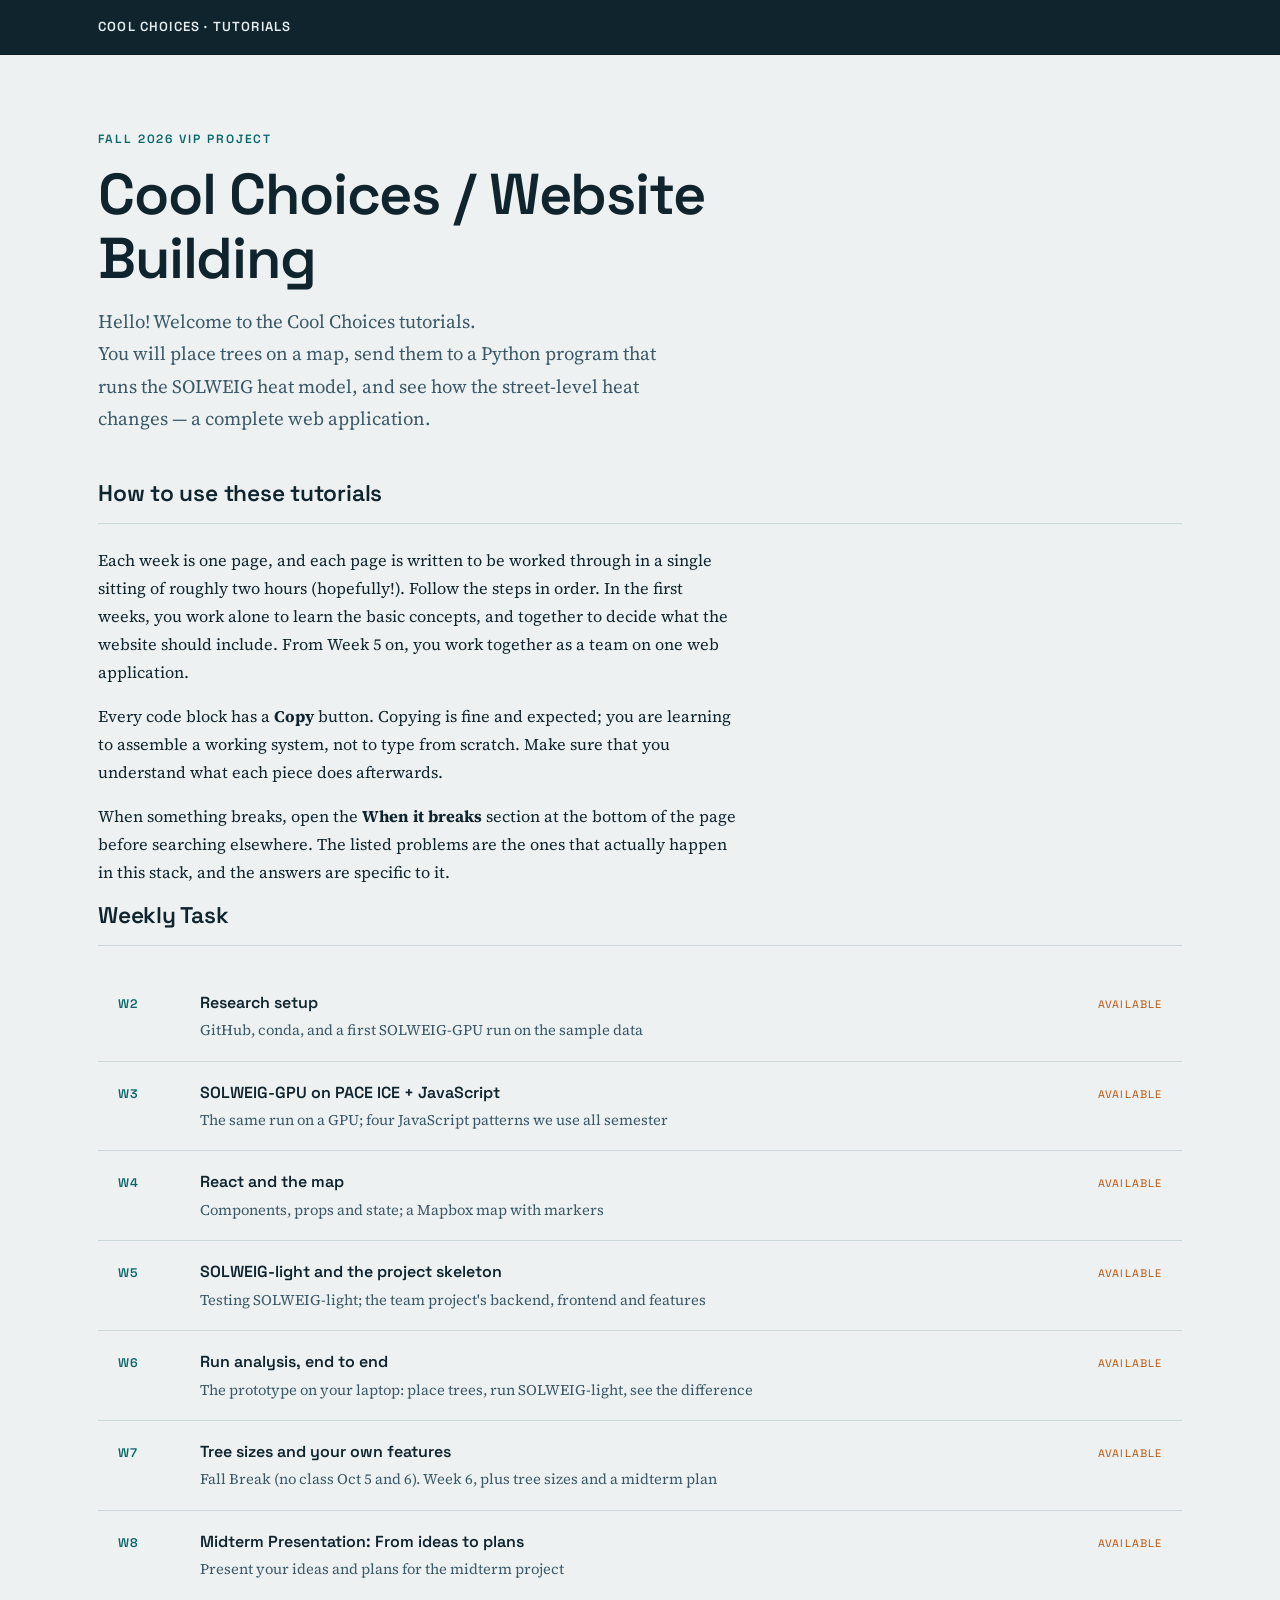
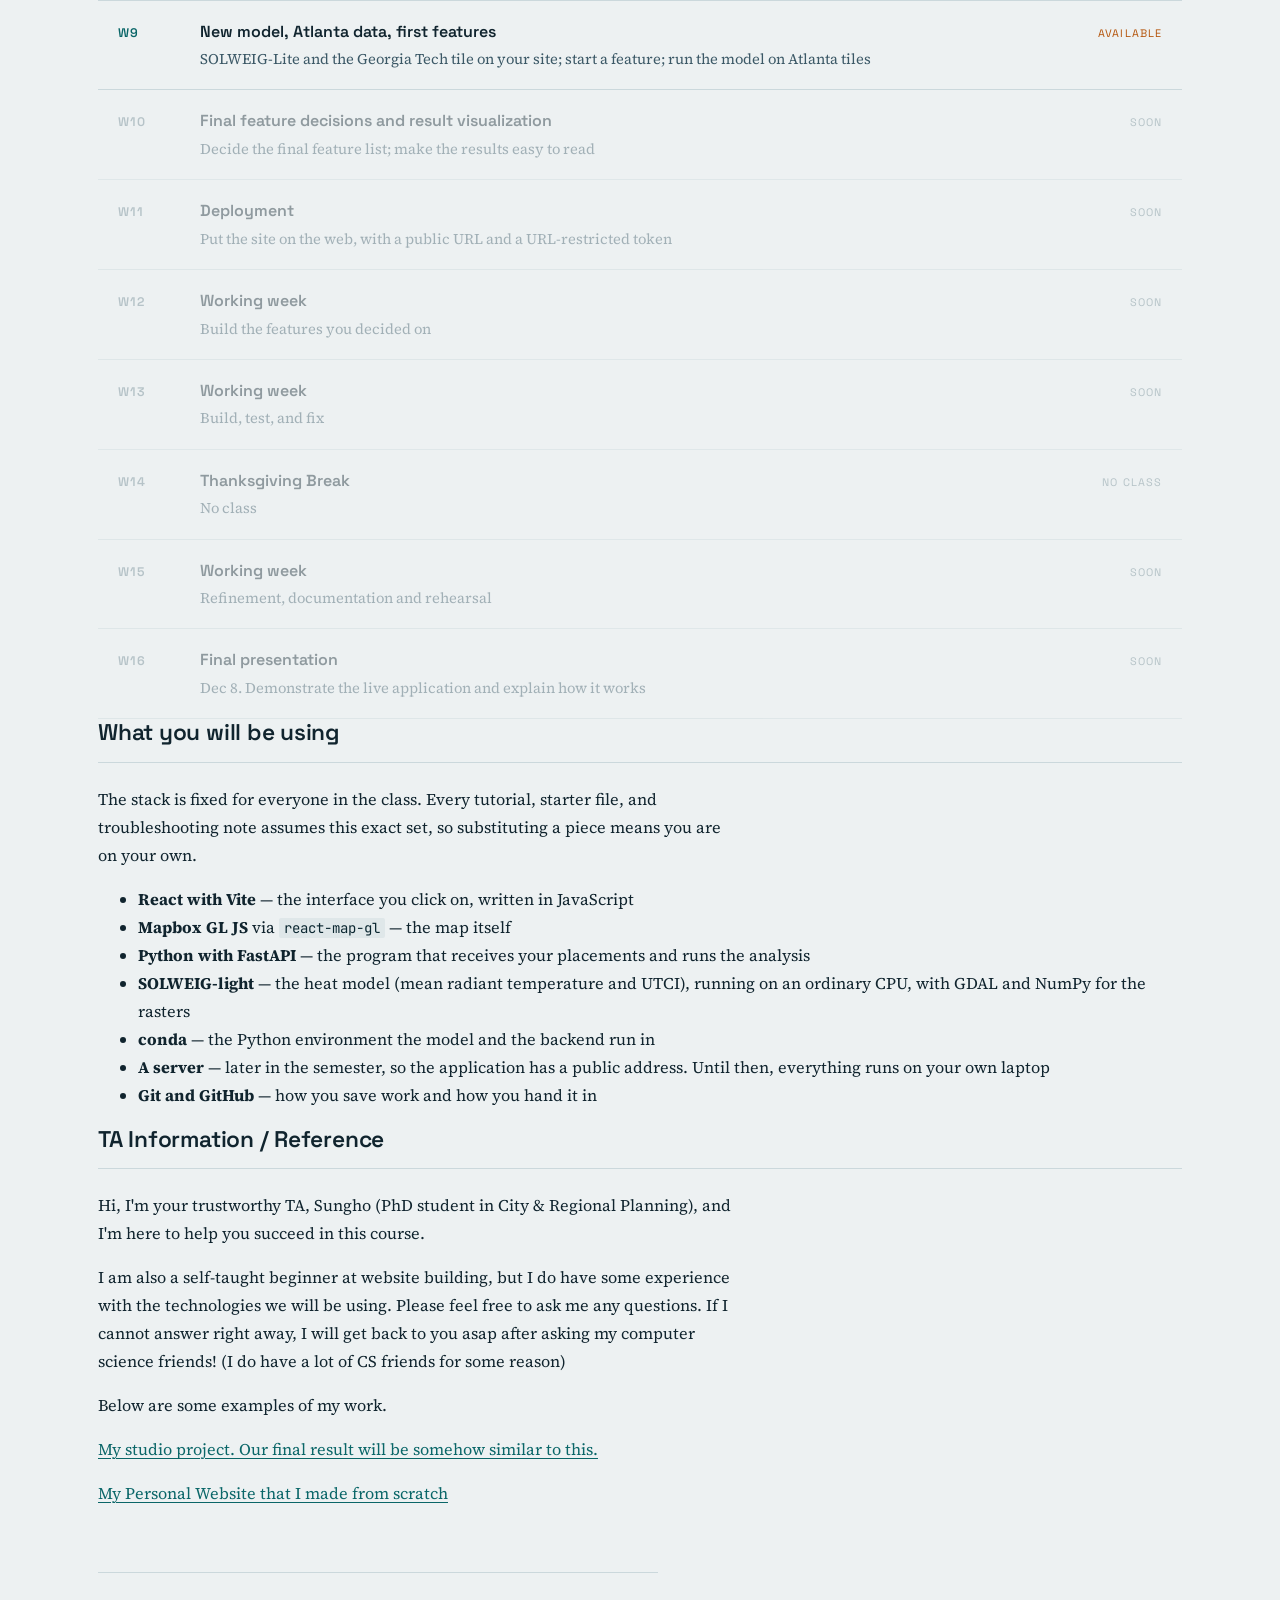
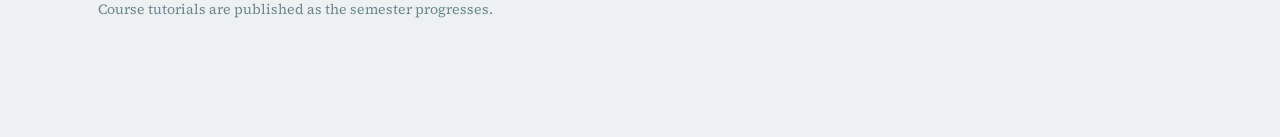
<file: index.html>
<!DOCTYPE html>
<html lang="en">
<head>
<meta charset="utf-8">
<meta name="viewport" content="width=device-width,initial-scale=1">
<title>Cool Choices — Weekly Tasks</title>
<link rel="preconnect" href="https://fonts.googleapis.com">
<link rel="preconnect" href="https://fonts.gstatic.com" crossorigin>
<link href="https://fonts.googleapis.com/css2?family=Space+Grotesk:wght@400;500;600;700&family=Source+Serif+4:opsz,wght@8..60,400;8..60,600;8..60,700&family=JetBrains+Mono:wght@400;500&display=swap" rel="stylesheet">
<link rel="stylesheet" href="assets/style.css">
</head>
<body>

<header class="topbar">
  <div class="topbar-inner">
    <a class="brand" href="index.html">Cool Choices · Tutorials</a>
  </div>
</header>

<div class="shell">

  <div class="hero">
    <p class="eyebrow">Fall 2026 VIP Project</p>
    <h1>Cool Choices / Website Building</h1>
    <p class="dek">Hello! Welcome to the Cool Choices tutorials.</p>
    <p class="dek">You will place trees on a map, send them to a Python program that runs the SOLWEIG heat model, and see how the street-level heat changes — a complete web application.</p>

  </div>

  <section>
    <h2>How to use these tutorials</h2>
    <hr class="h2-rule">
    <p>Each week is one page, and each page is written to be worked through in a single sitting of roughly two hours (hopefully!). Follow the steps in order. In the first weeks, you work alone to learn the basic concepts, and together to decide what the website should include. From Week 5 on, you work together as a team on one web application.</p>
    <p>Every code block has a <strong>Copy</strong> button. Copying is fine and expected; you are learning to assemble a working system, not to type from scratch. Make sure that you understand what each piece does afterwards.</p>
    <p>When something breaks, open the <strong>When it breaks</strong> section at the bottom of the page before searching elsewhere. The listed problems are the ones that actually happen in this stack, and the answers are specific to it.</p>
  </section>

  <section>
    <h2>Weekly Task</h2>
    <hr class="h2-rule">
    <ul class="weeks">
      <li><a href="week02.html">
        <span class="wk">W2</span>
        <span class="ttl">Research setup<span class="sub">GitHub, conda, and a first SOLWEIG-GPU run on the sample data</span></span>
        <span class="tag ms">Available</span>
      </a></li>
      <li><a href="week03.html">
        <span class="wk">W3</span>
        <span class="ttl">SOLWEIG-GPU on PACE ICE + JavaScript<span class="sub">The same run on a GPU; four JavaScript patterns we use all semester</span></span>
        <span class="tag ms">Available</span>
      </a></li>
      <li><a href="week04.html">
        <span class="wk">W4</span>
        <span class="ttl">React and the map<span class="sub">Components, props and state; a Mapbox map with markers</span></span>
        <span class="tag ms">Available</span>
      </a></li>
      <li><a href="week05.html">
        <span class="wk">W5</span>
        <span class="ttl">SOLWEIG-light and the project skeleton<span class="sub">Testing SOLWEIG-light; the team project's backend, frontend and features</span></span>
        <span class="tag ms">Available</span>
      </a></li>
      <li><a href="week06.html">
        <span class="wk">W6</span>
        <span class="ttl">Run analysis, end to end<span class="sub">The prototype on your laptop: place trees, run SOLWEIG-light, see the difference</span></span>
        <span class="tag ms">Available</span>
      </a></li>
      <li><a href="week07.html">
        <span class="wk">W7</span>
        <span class="ttl">Tree sizes and your own features<span class="sub">Fall Break (no class Oct 5 and 6). Week 6, plus tree sizes and a midterm plan</span></span>
        <span class="tag ms">Available</span>
      </a></li>
      <li><a href="week08.html">
        <span class="wk">W8</span>
        <span class="ttl">Midterm Presentation: From ideas to plans<span class="sub">Present your ideas and plans for the midterm project</span></span>
        <span class="tag ms">Available</span>
      </a></li>
      <li><a href="week09.html">
        <span class="wk">W9</span>
        <span class="ttl">New model, Atlanta data, first features<span class="sub">SOLWEIG-Lite and the Georgia Tech tile on your site; start a feature; run the model on Atlanta tiles</span></span>
        <span class="tag ms">Available</span>
      </a></li>
      <li><span class="locked">
        <span class="wk">W10</span>
        <span class="ttl">Final feature decisions and result visualization<span class="sub">Decide the final feature list; make the results easy to read</span></span>
        <span class="tag">Soon</span>
      </span></li>
      <li><span class="locked">
        <span class="wk">W11</span>
        <span class="ttl">Deployment<span class="sub">Put the site on the web, with a public URL and a URL-restricted token</span></span>
        <span class="tag">Soon</span>
      </span></li>
      <li><span class="locked">
        <span class="wk">W12</span>
        <span class="ttl">Working week<span class="sub">Build the features you decided on</span></span>
        <span class="tag">Soon</span>
      </span></li>
      <li><span class="locked">
        <span class="wk">W13</span>
        <span class="ttl">Working week<span class="sub">Build, test, and fix</span></span>
        <span class="tag">Soon</span>
      </span></li>
      <li><span class="locked">
        <span class="wk">W14</span>
        <span class="ttl">Thanksgiving Break<span class="sub">No class</span></span>
        <span class="tag">No class</span>
      </span></li>
      <li><span class="locked">
        <span class="wk">W15</span>
        <span class="ttl">Working week<span class="sub">Refinement, documentation and rehearsal</span></span>
        <span class="tag">Soon</span>
      </span></li>
      <li><span class="locked">
        <span class="wk">W16</span>
        <span class="ttl">Final presentation<span class="sub">Dec 8. Demonstrate the live application and explain how it works</span></span>
        <span class="tag">Soon</span>
      </span></li>
    </ul>
  </section>

  <section>
    <h2>What you will be using</h2>
    <hr class="h2-rule">
    <p>The stack is fixed for everyone in the class. Every tutorial, starter file, and troubleshooting note assumes this exact set, so substituting a piece means you are on your own.</p>
    <ul>
      <li><strong>React with Vite</strong> — the interface you click on, written in JavaScript</li>
      <li><strong>Mapbox GL JS</strong> via <code>react-map-gl</code> — the map itself</li>
      <li><strong>Python with FastAPI</strong> — the program that receives your placements and runs the analysis</li>
      <li><strong>SOLWEIG-light</strong> — the heat model (mean radiant temperature and UTCI), running on an ordinary CPU, with GDAL and NumPy for the rasters</li>
      <li><strong>conda</strong> — the Python environment the model and the backend run in</li>
      <li><strong>A server</strong> — later in the semester, so the application has a public address. Until then, everything runs on your own laptop</li>
      <li><strong>Git and GitHub</strong> — how you save work and how you hand it in</li>
    </ul>
  </section>

  <section>
    <h2>TA Information / Reference</h2>
    <hr class="h2-rule">
    <p>Hi, I'm your trustworthy TA, Sungho (PhD student in City & Regional Planning), and I'm here to help you succeed in this course.</p>
    <p>I am also a self-taught beginner at website building, but I do have some experience with the technologies we will be using. Please feel free to ask me any questions. If I cannot answer right away, I will get back to you asap after asking my computer science friends! (I do have a lot of CS friends for some reason)</p>
    <p>Below are some examples of my work.</p>
    <p><a href="https://synn-arch.github.io/BanchoHistory/" target="_blank" rel="noopener noreferrer">My studio project. Our final result will be somehow similar to this.</a></p>
    <p><a href="https://sunghosynn.xyz/" target="_blank" rel="noopener noreferrer">My Personal Website that I made from scratch</a></p>
  </section>

  <p class="foot">Course tutorials are published as the semester progresses.</p>

</div>

<script src="assets/app.js"></script>
</body>
</html>
</file>
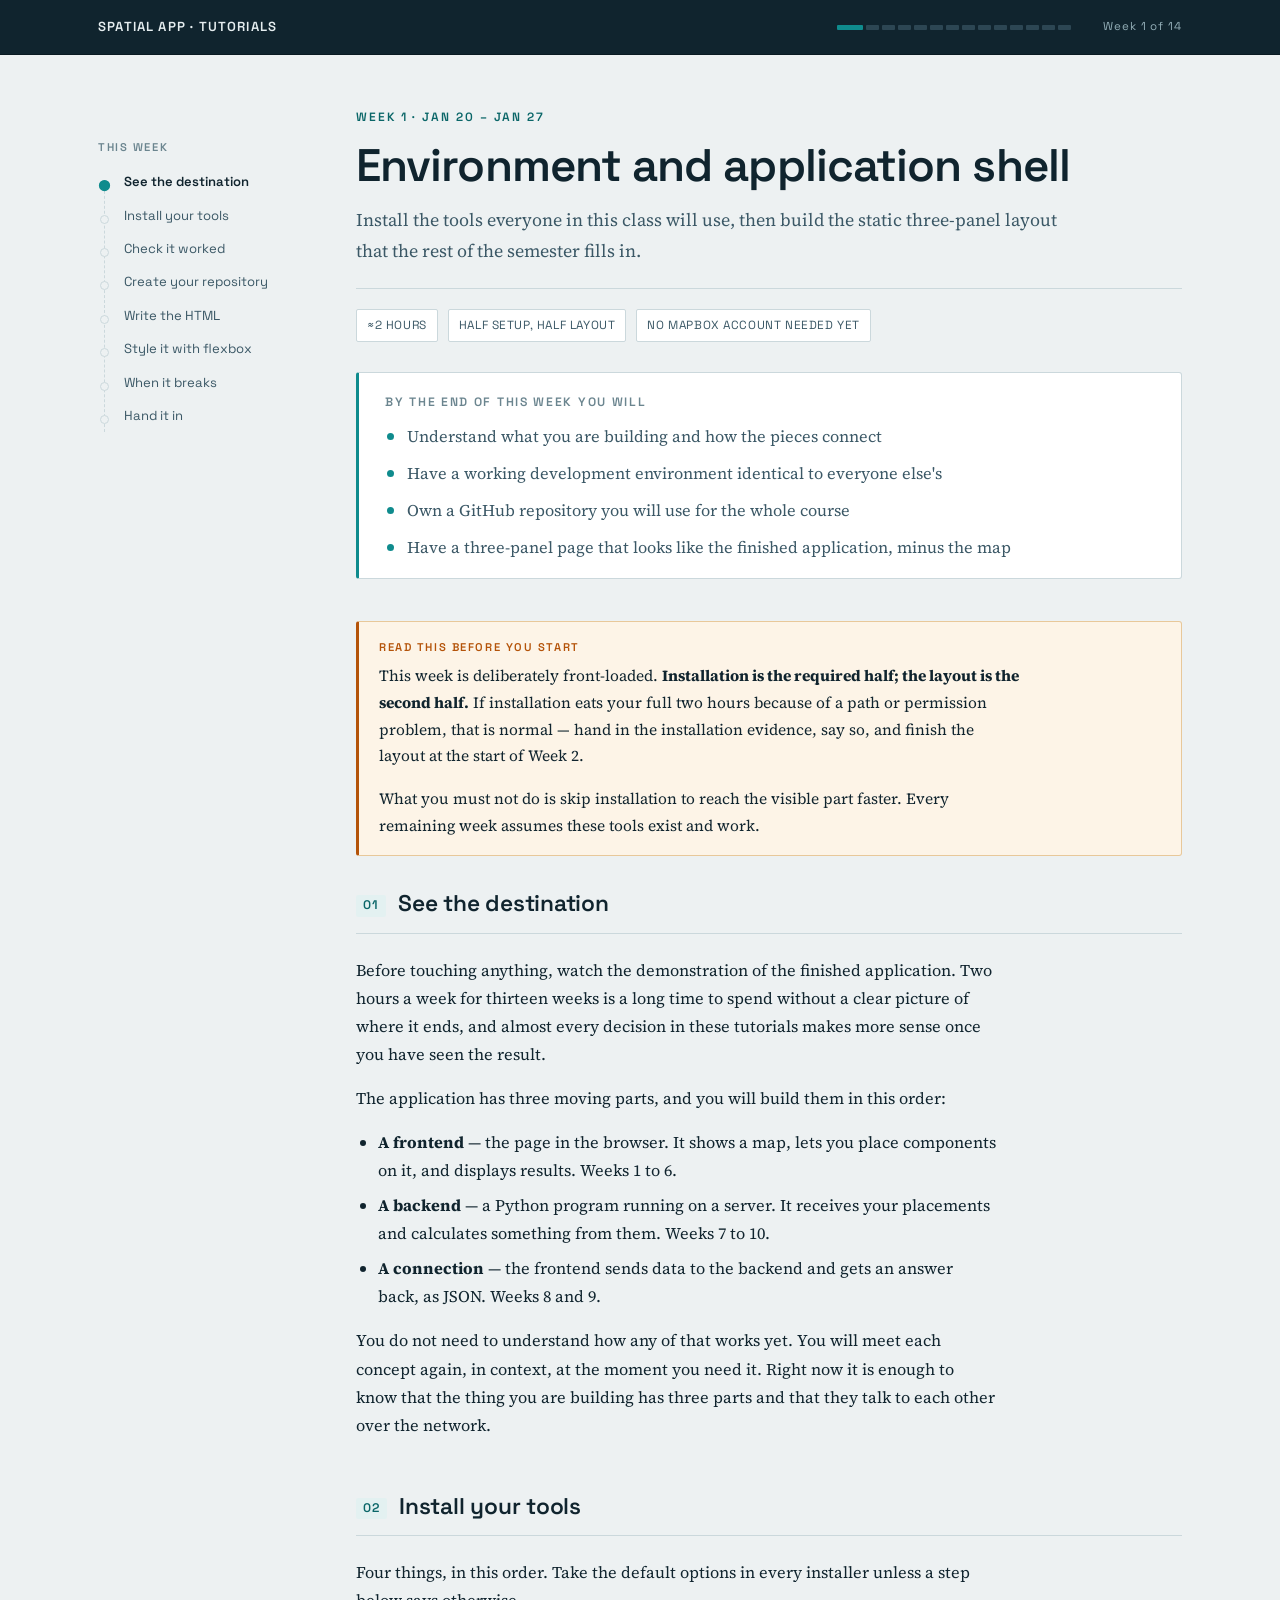
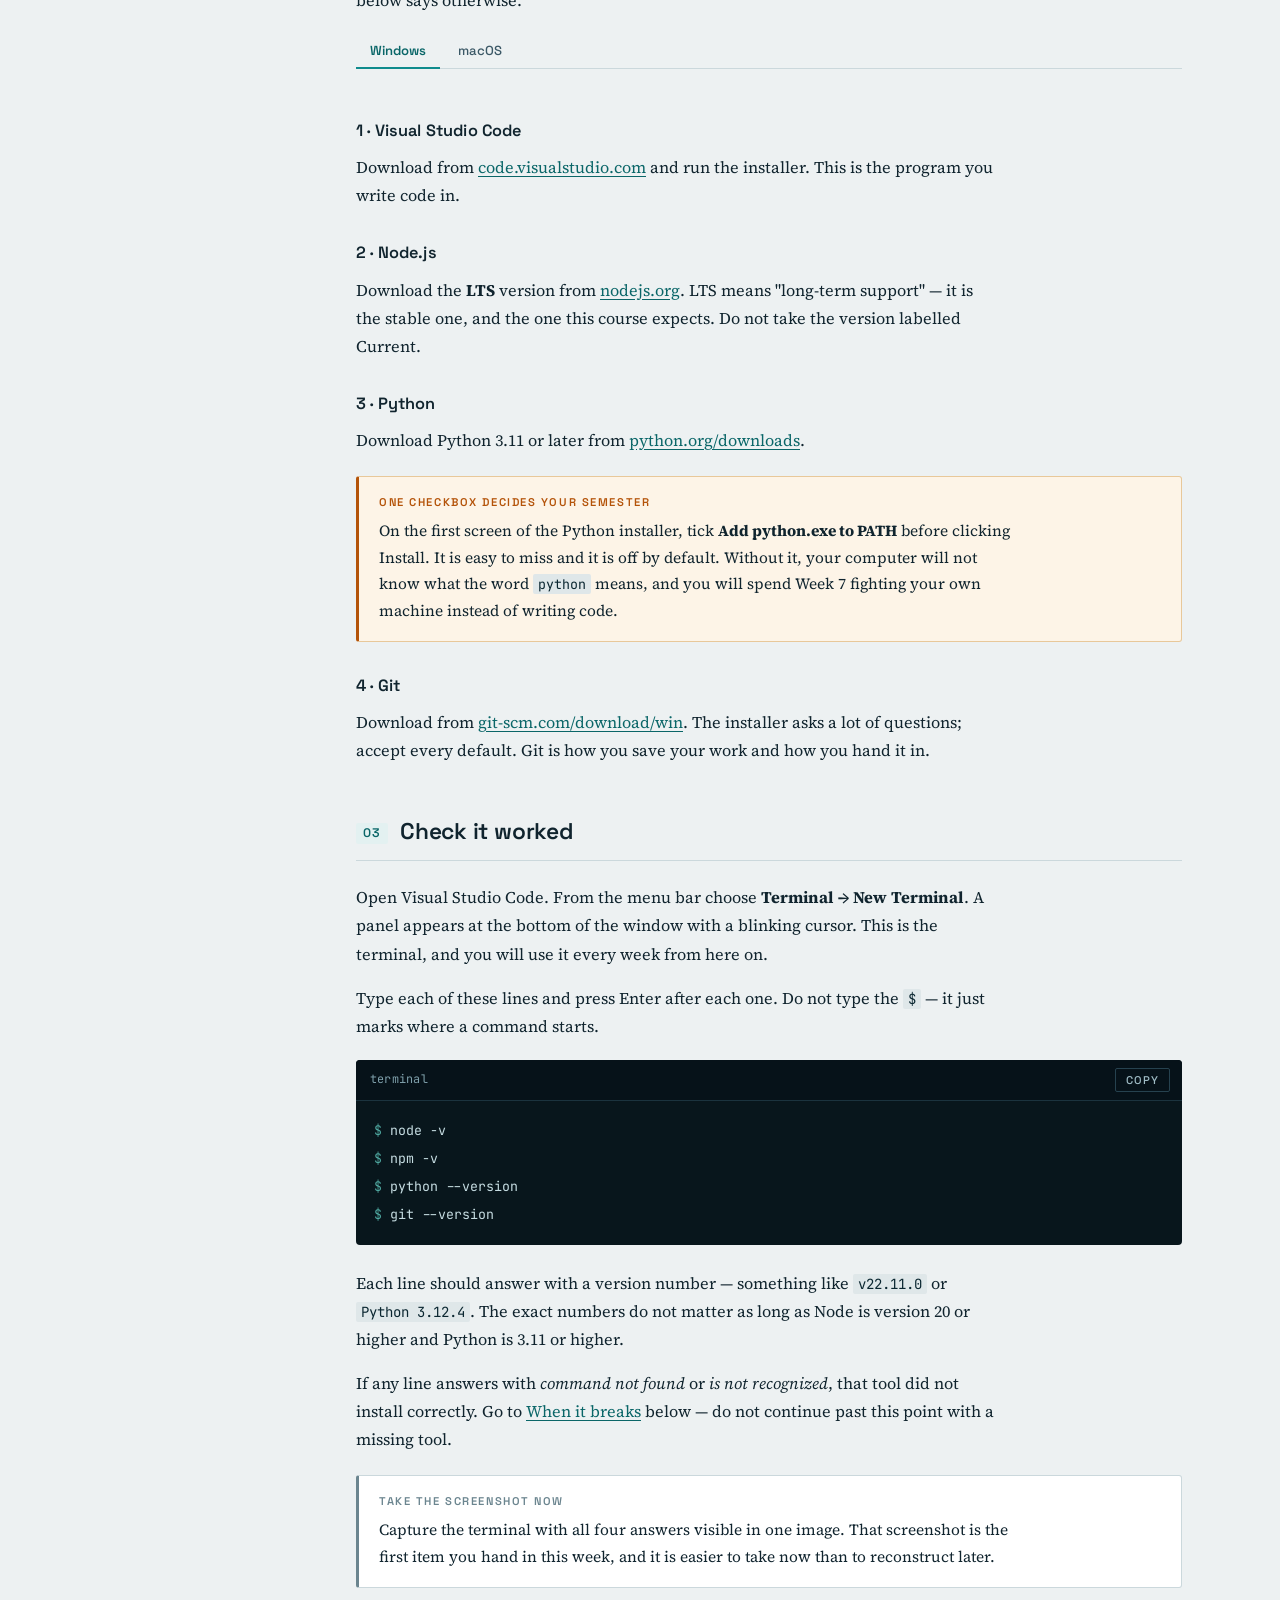
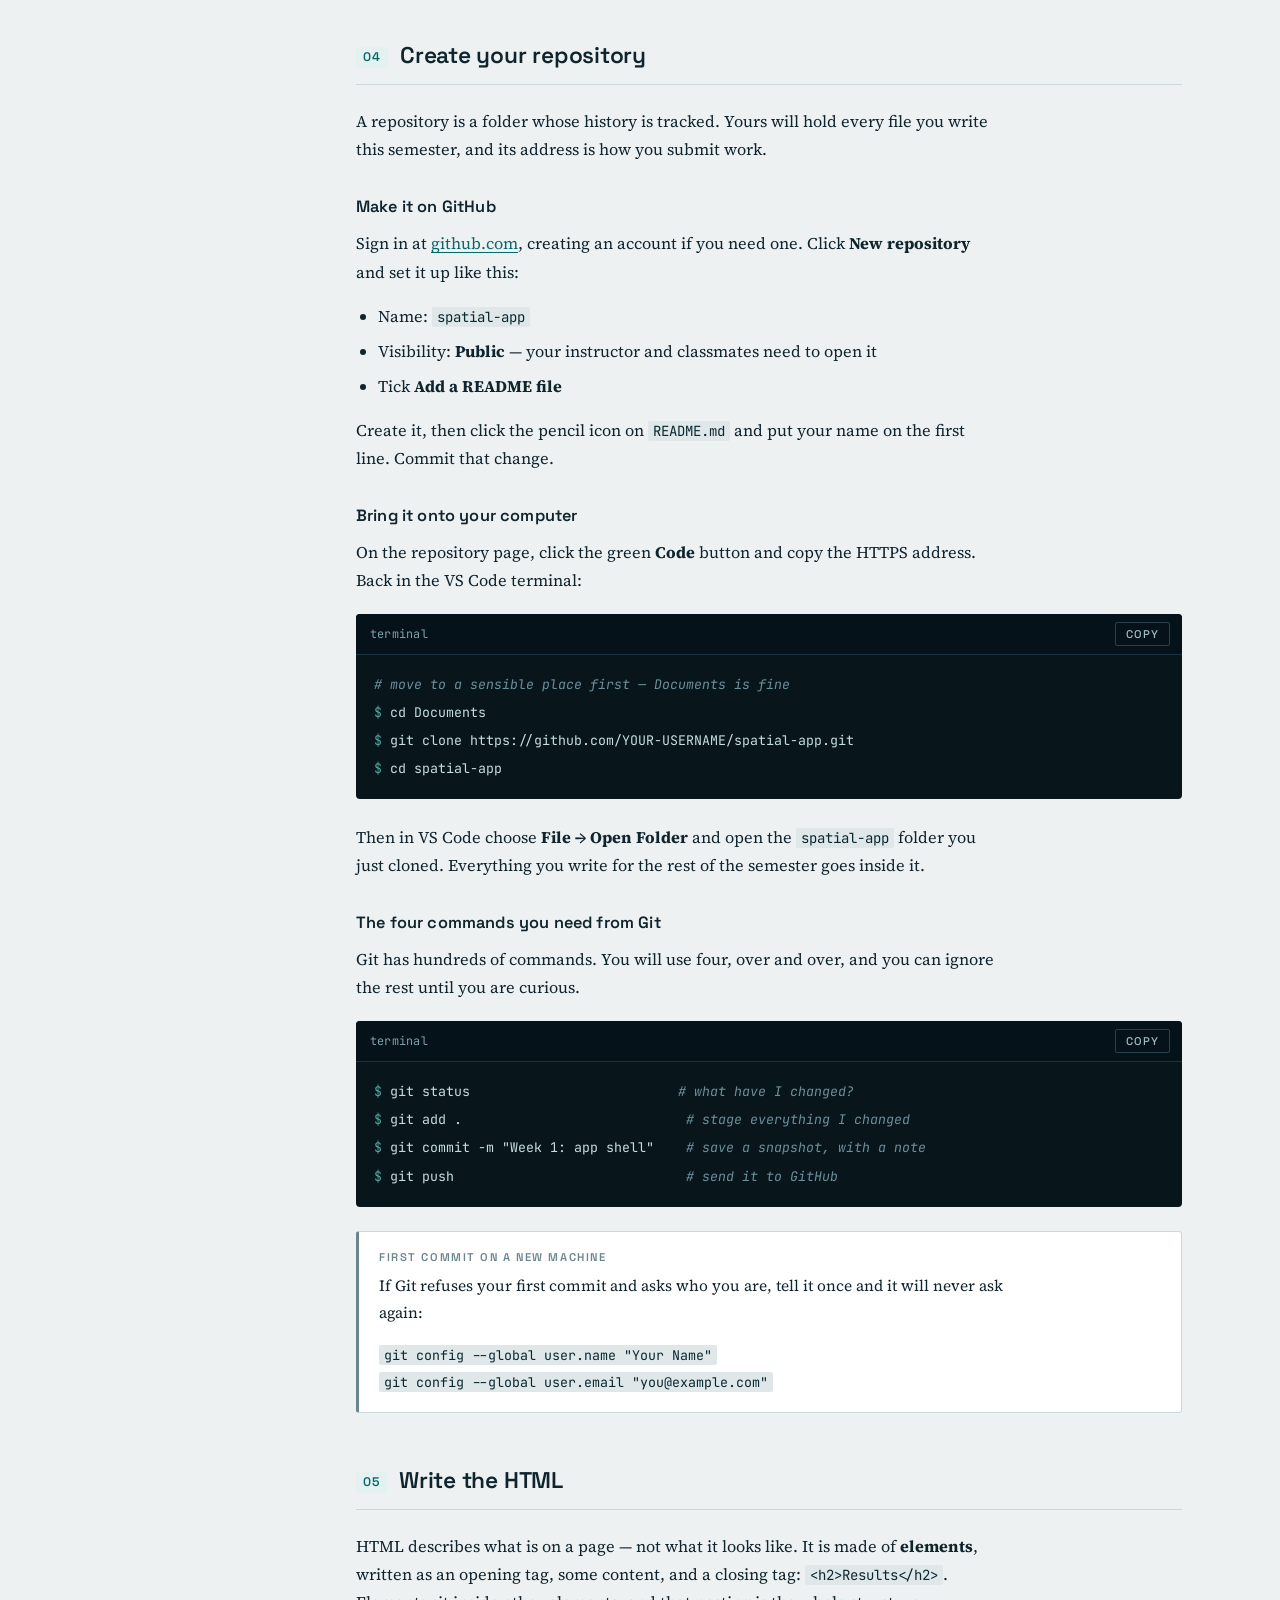
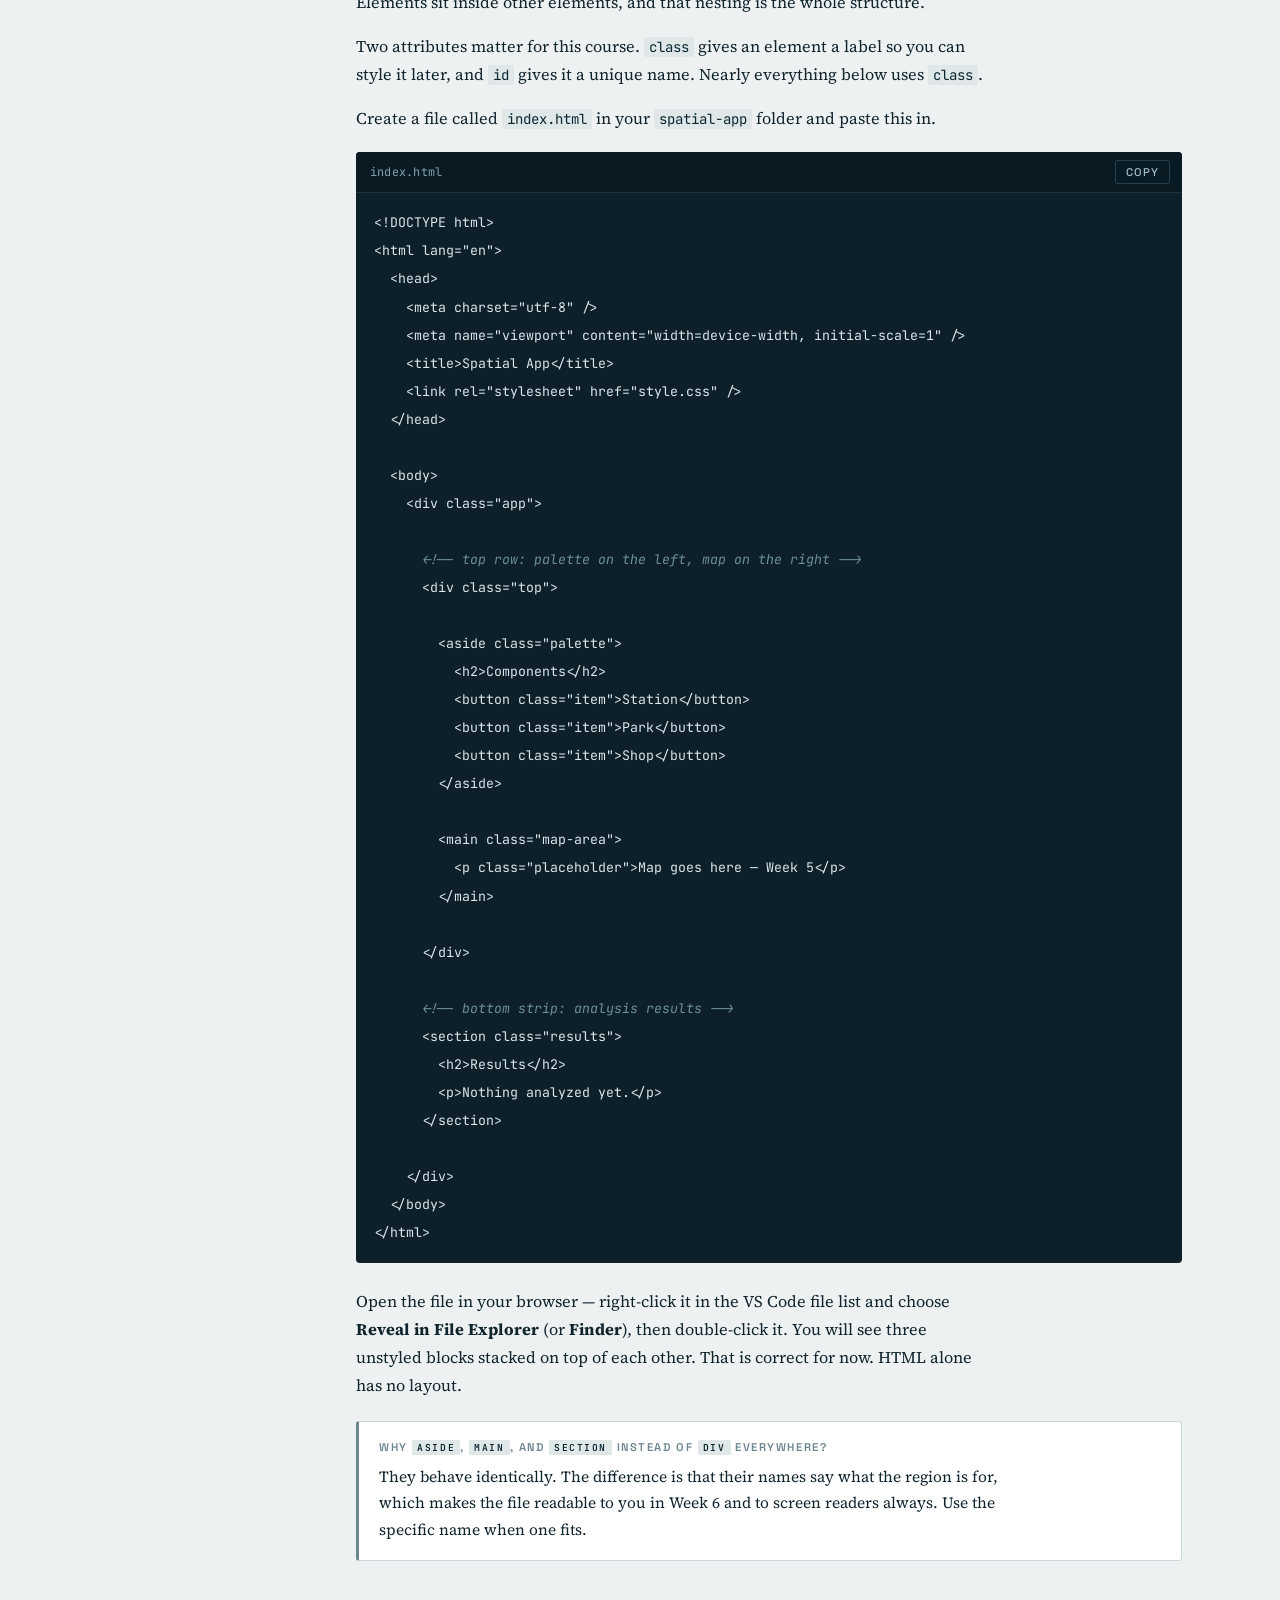
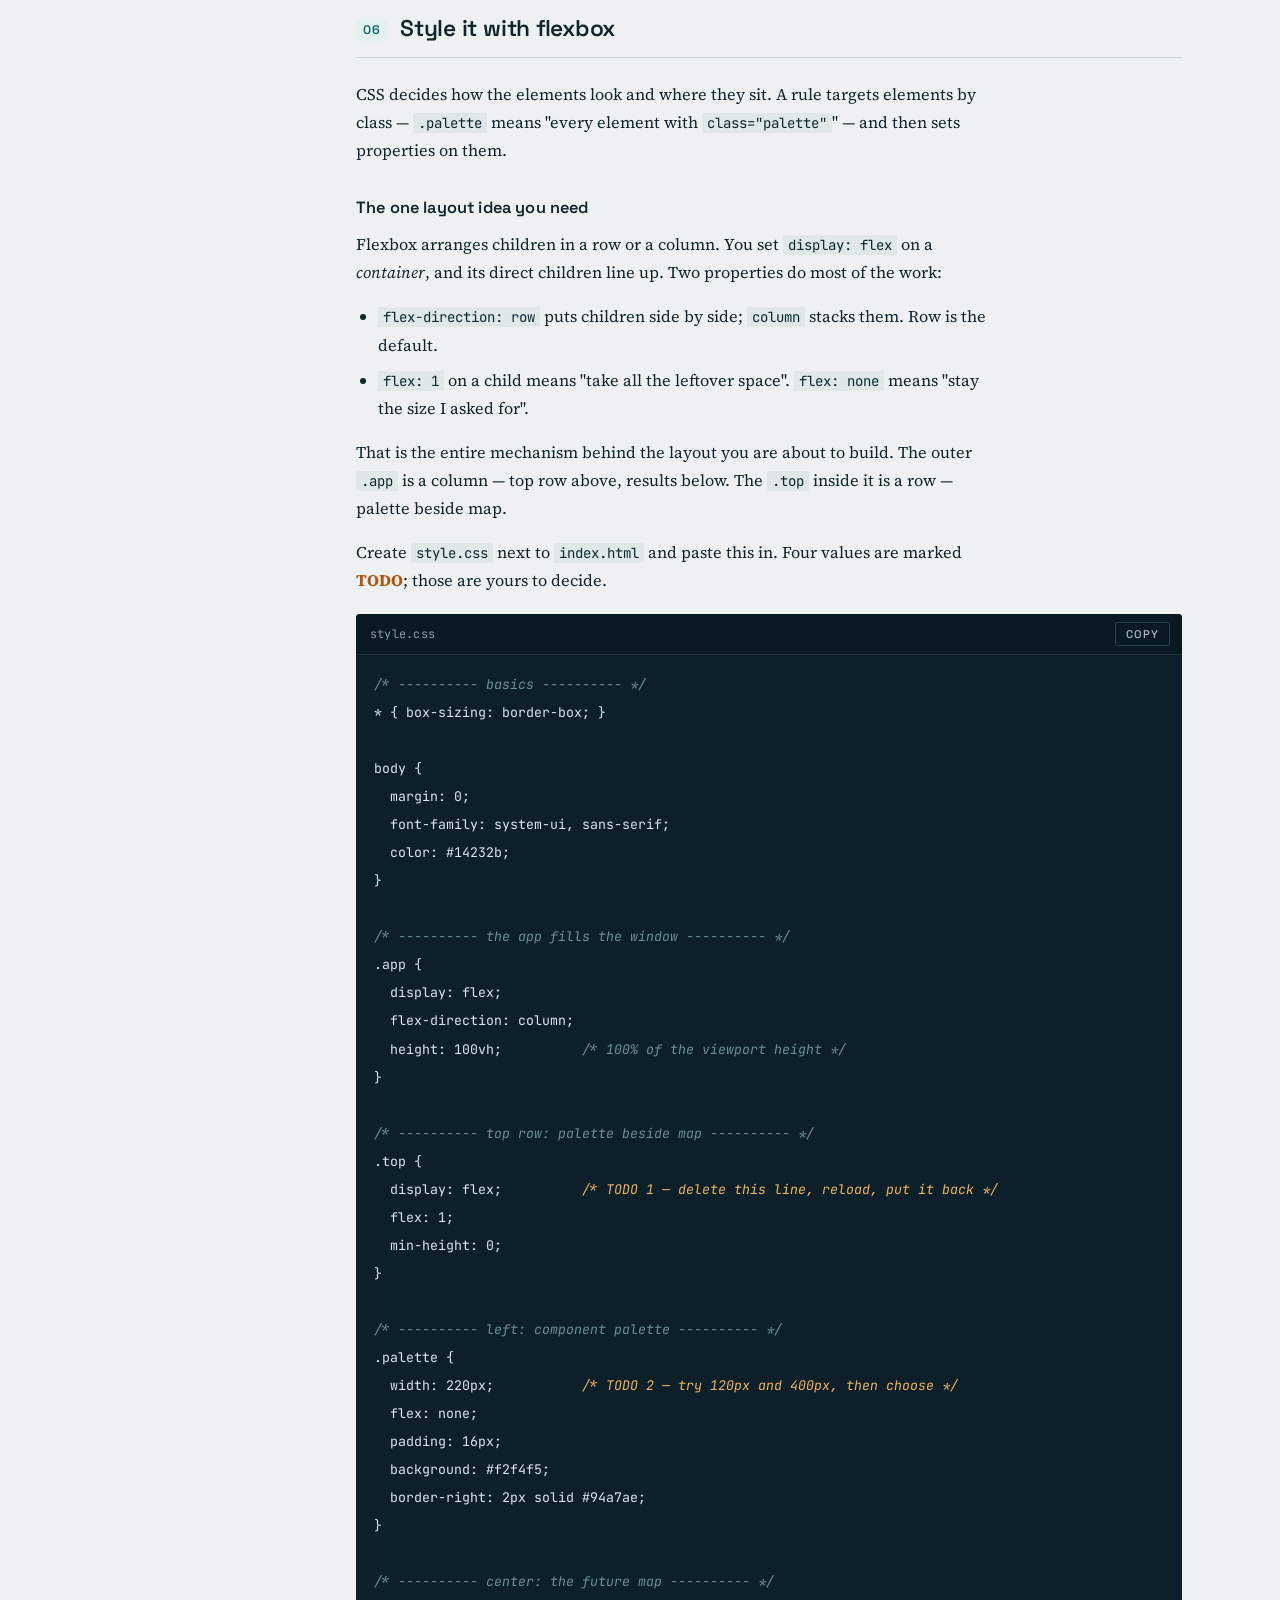
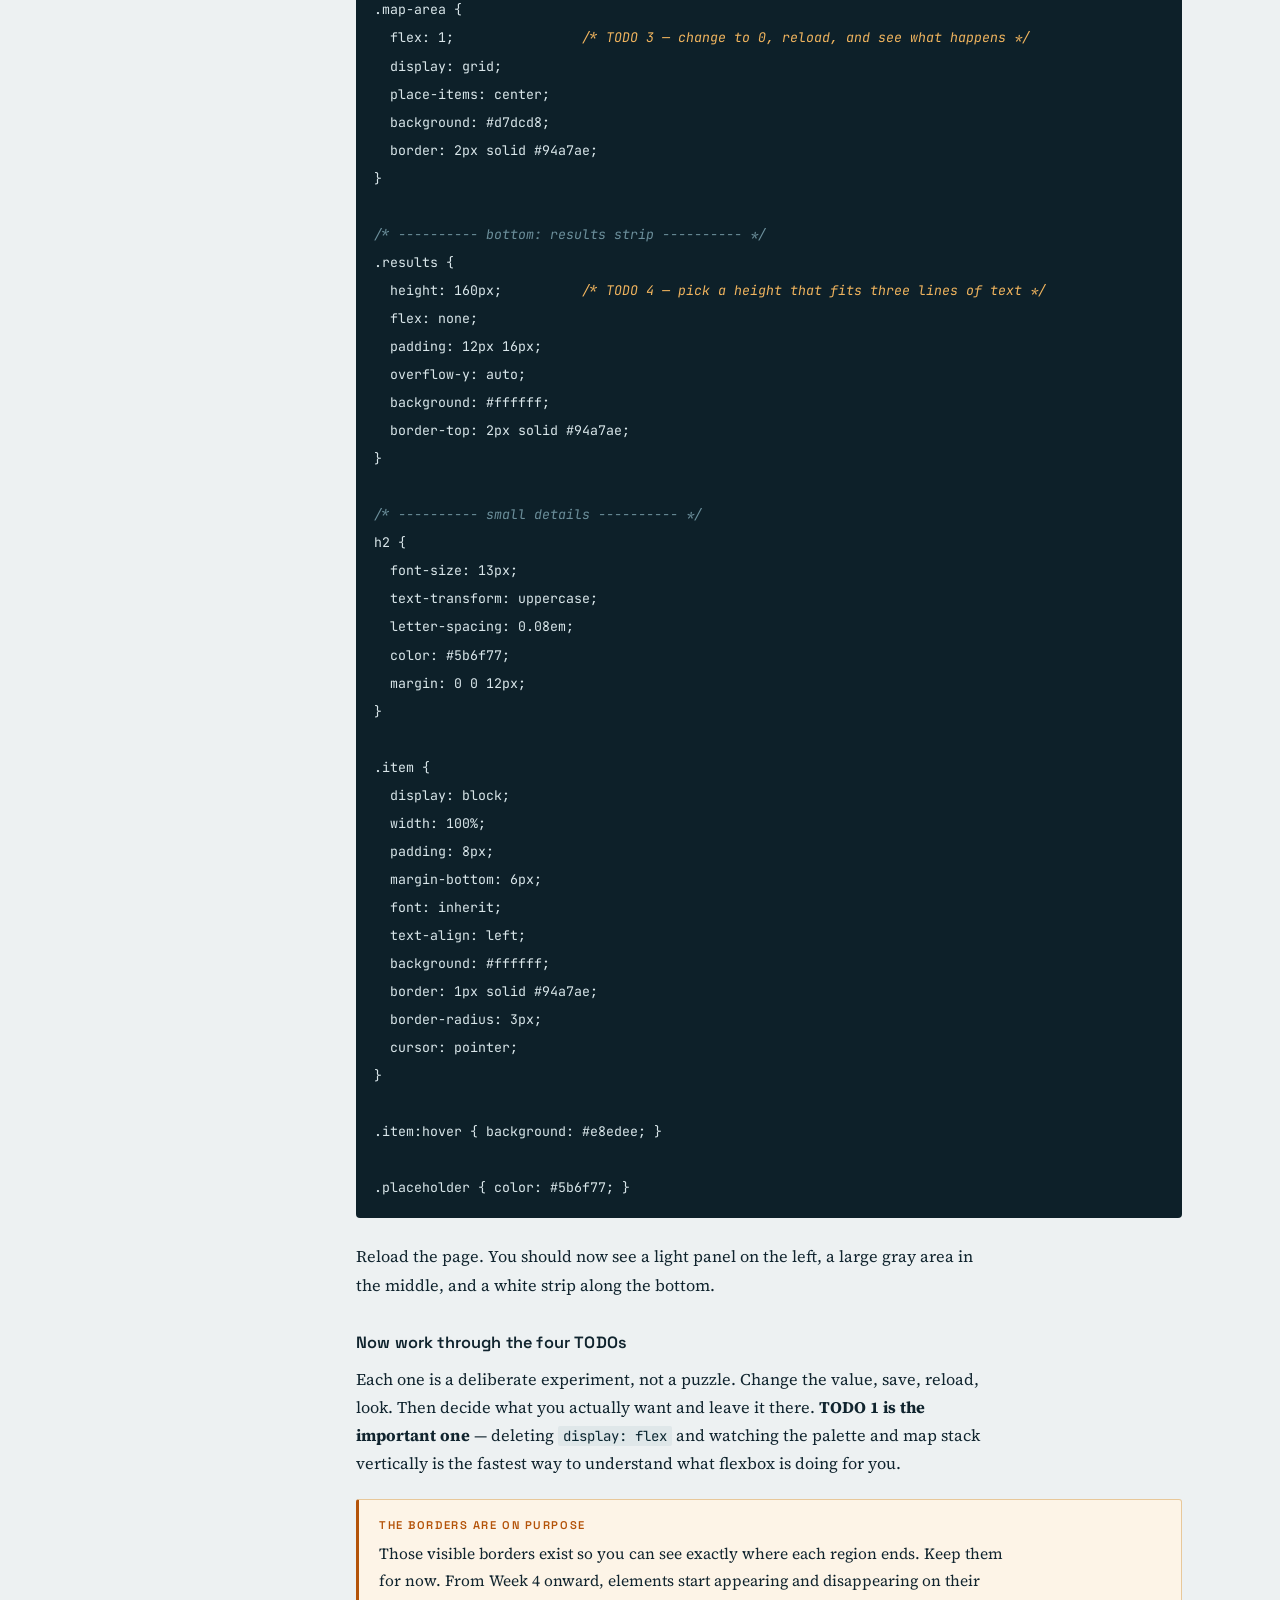
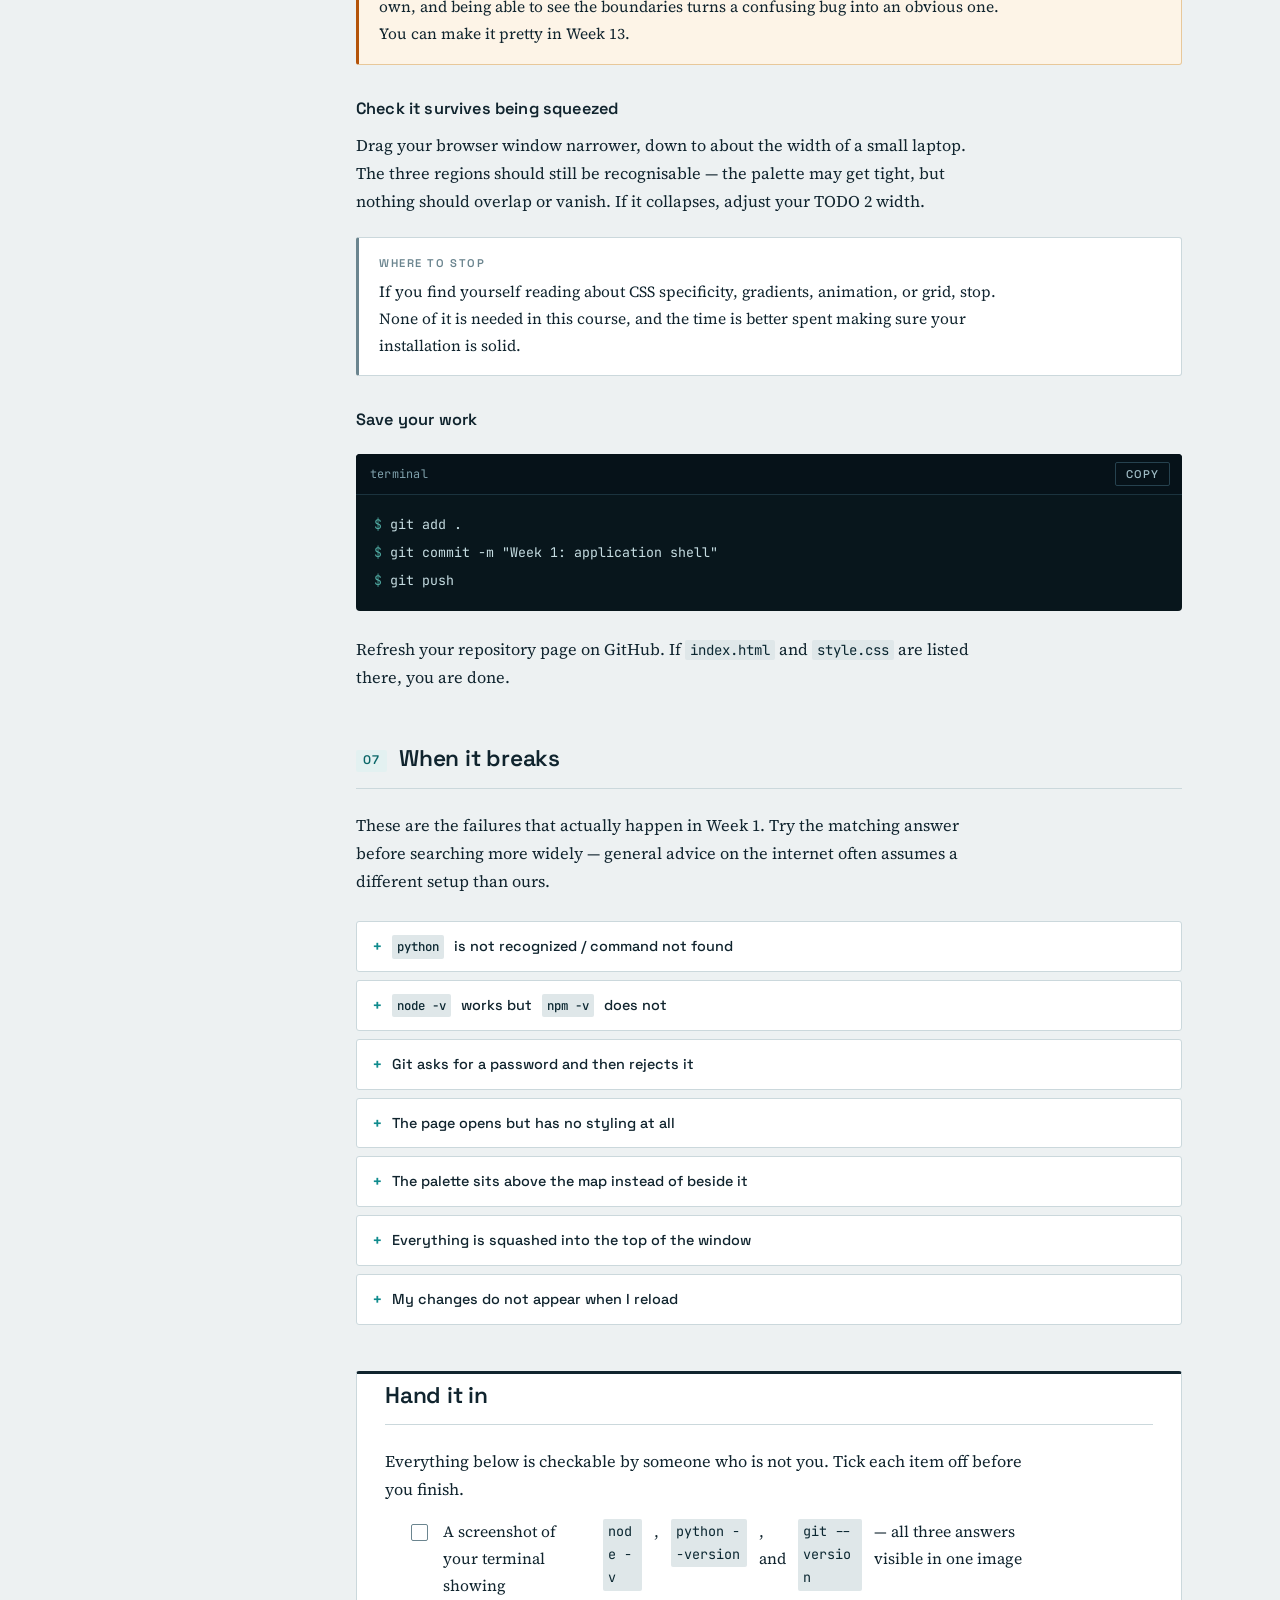
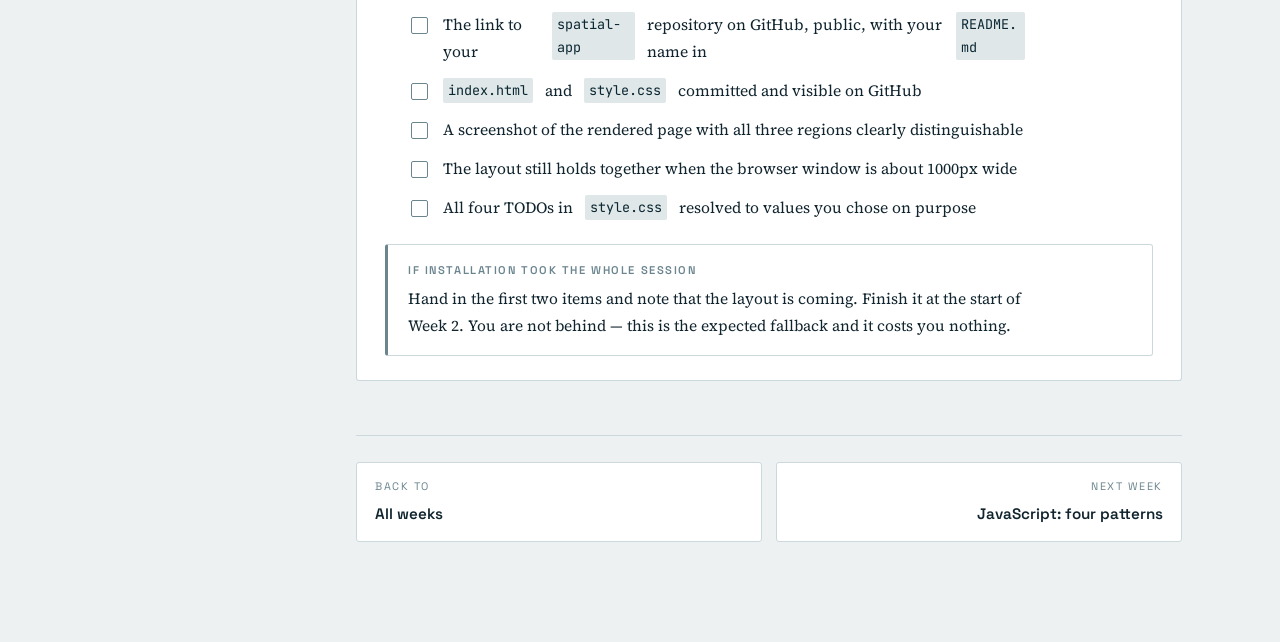
<file: week01.html>
<!DOCTYPE html>
<html lang="en">
<head>
<meta charset="utf-8">
<meta name="viewport" content="width=device-width,initial-scale=1">
<title>Week 1 — Environment and Application Shell</title>
<link rel="preconnect" href="https://fonts.googleapis.com">
<link rel="preconnect" href="https://fonts.gstatic.com" crossorigin>
<link href="https://fonts.googleapis.com/css2?family=Space+Grotesk:wght@400;500;600;700&family=Source+Serif+4:opsz,wght@8..60,400;8..60,600;8..60,700&family=JetBrains+Mono:wght@400;500&display=swap" rel="stylesheet">
<link rel="stylesheet" href="assets/style.css">
</head>
<body>

<header class="topbar">
  <div class="topbar-inner">
    <a class="brand" href="index.html">Spatial App · Tutorials</a>
    <div class="ticks">
      <span class="tick now"></span><span class="tick"></span><span class="tick"></span><span class="tick"></span>
      <span class="tick"></span><span class="tick"></span><span class="tick"></span><span class="tick"></span>
      <span class="tick"></span><span class="tick"></span><span class="tick"></span><span class="tick"></span>
      <span class="tick"></span><span class="tick"></span>
    </div>
    <span class="ticks-label">Week 1 of 14</span>
  </div>
</header>

<div class="shell">
<div class="layout">

  <nav class="spine" aria-label="On this page">
    <p class="spine-title">This week</p>
    <ol>
      <li><a href="#see">See the destination</a></li>
      <li><a href="#install">Install your tools</a></li>
      <li><a href="#verify">Check it worked</a></li>
      <li><a href="#repo">Create your repository</a></li>
      <li><a href="#html">Write the HTML</a></li>
      <li><a href="#css">Style it with flexbox</a></li>
      <li><a href="#broken">When it breaks</a></li>
      <li><a href="#submit">Hand it in</a></li>
    </ol>
  </nav>

  <main class="content">

    <div class="page-head">
      <p class="eyebrow">Week 1 · Jan 20 – Jan 27</p>
      <h1>Environment and application shell</h1>
      <p class="dek">Install the tools everyone in this class will use, then build the static three-panel layout that the rest of the semester fills in.</p>
      <div class="meta">
        <span class="chip">≈2 hours</span>
        <span class="chip">Half setup, half layout</span>
        <span class="chip">No Mapbox account needed yet</span>
      </div>
    </div>

    <div class="goals">
      <h2>By the end of this week you will</h2>
      <ul>
        <li>Understand what you are building and how the pieces connect</li>
        <li>Have a working development environment identical to everyone else's</li>
        <li>Own a GitHub repository you will use for the whole course</li>
        <li>Have a three-panel page that looks like the finished application, minus the map</li>
      </ul>
    </div>

    <div class="warn">
      <span class="lbl">Read this before you start</span>
      <p>This week is deliberately front-loaded. <strong>Installation is the required half; the layout is the second half.</strong> If installation eats your full two hours because of a path or permission problem, that is normal — hand in the installation evidence, say so, and finish the layout at the start of Week 2.</p>
      <p>What you must not do is skip installation to reach the visible part faster. Every remaining week assumes these tools exist and work.</p>
    </div>

    <!-- ============================================ -->
    <section id="see">
      <h2><span class="n">01</span> See the destination</h2>
      <hr class="h2-rule">
      <p>Before touching anything, watch the demonstration of the finished application. Two hours a week for thirteen weeks is a long time to spend without a clear picture of where it ends, and almost every decision in these tutorials makes more sense once you have seen the result.</p>
      <p>The application has three moving parts, and you will build them in this order:</p>
      <ul>
        <li><strong>A frontend</strong> — the page in the browser. It shows a map, lets you place components on it, and displays results. Weeks 1 to 6.</li>
        <li><strong>A backend</strong> — a Python program running on a server. It receives your placements and calculates something from them. Weeks 7 to 10.</li>
        <li><strong>A connection</strong> — the frontend sends data to the backend and gets an answer back, as JSON. Weeks 8 and 9.</li>
      </ul>
      <p>You do not need to understand how any of that works yet. You will meet each concept again, in context, at the moment you need it. Right now it is enough to know that the thing you are building has three parts and that they talk to each other over the network.</p>
    </section>

    <!-- ============================================ -->
    <section id="install">
      <h2><span class="n">02</span> Install your tools</h2>
      <hr class="h2-rule">
      <p>Four things, in this order. Take the default options in every installer unless a step below says otherwise.</p>

      <div class="tabs">
        <div class="tabs-bar" role="tablist">
          <button role="tab" id="t-win" aria-controls="p-win" aria-selected="true">Windows</button>
          <button role="tab" id="t-mac" aria-controls="p-mac" aria-selected="false">macOS</button>
        </div>

        <div class="tabs-panel" id="p-win" role="tabpanel" aria-labelledby="t-win">
          <h3>1 · Visual Studio Code</h3>
          <p>Download from <a href="https://code.visualstudio.com" target="_blank" rel="noopener">code.visualstudio.com</a> and run the installer. This is the program you write code in.</p>

          <h3>2 · Node.js</h3>
          <p>Download the <strong>LTS</strong> version from <a href="https://nodejs.org" target="_blank" rel="noopener">nodejs.org</a>. LTS means "long-term support" — it is the stable one, and the one this course expects. Do not take the version labelled Current.</p>

          <h3>3 · Python</h3>
          <p>Download Python 3.11 or later from <a href="https://www.python.org/downloads/" target="_blank" rel="noopener">python.org/downloads</a>.</p>
          <div class="warn">
            <span class="lbl">One checkbox decides your semester</span>
            <p>On the first screen of the Python installer, tick <strong>Add python.exe to PATH</strong> before clicking Install. It is easy to miss and it is off by default. Without it, your computer will not know what the word <code>python</code> means, and you will spend Week 7 fighting your own machine instead of writing code.</p>
          </div>

          <h3>4 · Git</h3>
          <p>Download from <a href="https://git-scm.com/download/win" target="_blank" rel="noopener">git-scm.com/download/win</a>. The installer asks a lot of questions; accept every default. Git is how you save your work and how you hand it in.</p>
        </div>

        <div class="tabs-panel" id="p-mac" role="tabpanel" aria-labelledby="t-mac" hidden>
          <h3>1 · Visual Studio Code</h3>
          <p>Download from <a href="https://code.visualstudio.com" target="_blank" rel="noopener">code.visualstudio.com</a>, then drag the app into your Applications folder. This is the program you write code in.</p>

          <h3>2 · Node.js</h3>
          <p>Download the <strong>LTS</strong> installer from <a href="https://nodejs.org" target="_blank" rel="noopener">nodejs.org</a>. LTS means "long-term support" — it is the stable one, and the one this course expects. Do not take the version labelled Current.</p>

          <h3>3 · Python</h3>
          <p>macOS ships with an old Python that will not do. Download 3.11 or later from <a href="https://www.python.org/downloads/" target="_blank" rel="noopener">python.org/downloads</a> and run the installer.</p>
          <div class="note">
            <span class="lbl">On a Mac the command is python3</span>
            <p>Throughout this course, wherever a tutorial writes <code>python</code>, type <code>python3</code> instead. The same applies to <code>pip</code>, which becomes <code>pip3</code>. Plain <code>python</code> on a Mac points at the old system copy.</p>
          </div>

          <h3>4 · Git</h3>
          <p>Open Terminal and run <code>xcode-select --install</code>, then accept the dialog that appears. This installs Git along with the other command line tools. If it reports that the tools are already installed, you are done.</p>
        </div>
      </div>
    </section>

    <!-- ============================================ -->
    <section id="verify">
      <h2><span class="n">03</span> Check it worked</h2>
      <hr class="h2-rule">
      <p>Open Visual Studio Code. From the menu bar choose <strong>Terminal → New Terminal</strong>. A panel appears at the bottom of the window with a blinking cursor. This is the terminal, and you will use it every week from here on.</p>
      <p>Type each of these lines and press Enter after each one. Do not type the <code>$</code> — it just marks where a command starts.</p>

      <figure class="code term" data-file="terminal">
<pre><code><span class="pr">$</span> node -v
<span class="pr">$</span> npm -v
<span class="pr">$</span> python --version
<span class="pr">$</span> git --version</code></pre>
      </figure>

      <p>Each line should answer with a version number — something like <code>v22.11.0</code> or <code>Python 3.12.4</code>. The exact numbers do not matter as long as Node is version 20 or higher and Python is 3.11 or higher.</p>
      <p>If any line answers with <em>command not found</em> or <em>is not recognized</em>, that tool did not install correctly. Go to <a href="#broken">When it breaks</a> below — do not continue past this point with a missing tool.</p>

      <div class="note">
        <span class="lbl">Take the screenshot now</span>
        <p>Capture the terminal with all four answers visible in one image. That screenshot is the first item you hand in this week, and it is easier to take now than to reconstruct later.</p>
      </div>
    </section>

    <!-- ============================================ -->
    <section id="repo">
      <h2><span class="n">04</span> Create your repository</h2>
      <hr class="h2-rule">
      <p>A repository is a folder whose history is tracked. Yours will hold every file you write this semester, and its address is how you submit work.</p>

      <h3>Make it on GitHub</h3>
      <p>Sign in at <a href="https://github.com" target="_blank" rel="noopener">github.com</a>, creating an account if you need one. Click <strong>New repository</strong> and set it up like this:</p>
      <ul>
        <li>Name: <code>spatial-app</code></li>
        <li>Visibility: <strong>Public</strong> — your instructor and classmates need to open it</li>
        <li>Tick <strong>Add a README file</strong></li>
      </ul>
      <p>Create it, then click the pencil icon on <code>README.md</code> and put your name on the first line. Commit that change.</p>

      <h3>Bring it onto your computer</h3>
      <p>On the repository page, click the green <strong>Code</strong> button and copy the HTTPS address. Back in the VS Code terminal:</p>

      <figure class="code term" data-file="terminal">
<pre><code><span class="cm"># move to a sensible place first — Documents is fine</span>
<span class="pr">$</span> cd Documents
<span class="pr">$</span> git clone https://github.com/YOUR-USERNAME/spatial-app.git
<span class="pr">$</span> cd spatial-app</code></pre>
      </figure>

      <p>Then in VS Code choose <strong>File → Open Folder</strong> and open the <code>spatial-app</code> folder you just cloned. Everything you write for the rest of the semester goes inside it.</p>

      <h3>The four commands you need from Git</h3>
      <p>Git has hundreds of commands. You will use four, over and over, and you can ignore the rest until you are curious.</p>

      <figure class="code term" data-file="terminal">
<pre><code><span class="pr">$</span> git status                          <span class="cm"># what have I changed?</span>
<span class="pr">$</span> git add .                            <span class="cm"># stage everything I changed</span>
<span class="pr">$</span> git commit -m "Week 1: app shell"    <span class="cm"># save a snapshot, with a note</span>
<span class="pr">$</span> git push                             <span class="cm"># send it to GitHub</span></code></pre>
      </figure>

      <div class="note">
        <span class="lbl">First commit on a new machine</span>
        <p>If Git refuses your first commit and asks who you are, tell it once and it will never ask again:</p>
        <p><code>git config --global user.name "Your Name"</code><br>
           <code>git config --global user.email "you@example.com"</code></p>
      </div>
    </section>

    <!-- ============================================ -->
    <section id="html">
      <h2><span class="n">05</span> Write the HTML</h2>
      <hr class="h2-rule">
      <p>HTML describes what is on a page — not what it looks like. It is made of <strong>elements</strong>, written as an opening tag, some content, and a closing tag: <code>&lt;h2&gt;Results&lt;/h2&gt;</code>. Elements sit inside other elements, and that nesting is the whole structure.</p>
      <p>Two attributes matter for this course. <code>class</code> gives an element a label so you can style it later, and <code>id</code> gives it a unique name. Nearly everything below uses <code>class</code>.</p>

      <p>Create a file called <code>index.html</code> in your <code>spatial-app</code> folder and paste this in.</p>

      <figure class="code" data-file="index.html">
<pre><code>&lt;!DOCTYPE html&gt;
&lt;html lang="en"&gt;
  &lt;head&gt;
    &lt;meta charset="utf-8" /&gt;
    &lt;meta name="viewport" content="width=device-width, initial-scale=1" /&gt;
    &lt;title&gt;Spatial App&lt;/title&gt;
    &lt;link rel="stylesheet" href="style.css" /&gt;
  &lt;/head&gt;

  &lt;body&gt;
    &lt;div class="app"&gt;

      <span class="cm">&lt;!-- top row: palette on the left, map on the right --&gt;</span>
      &lt;div class="top"&gt;

        &lt;aside class="palette"&gt;
          &lt;h2&gt;Components&lt;/h2&gt;
          &lt;button class="item"&gt;Station&lt;/button&gt;
          &lt;button class="item"&gt;Park&lt;/button&gt;
          &lt;button class="item"&gt;Shop&lt;/button&gt;
        &lt;/aside&gt;

        &lt;main class="map-area"&gt;
          &lt;p class="placeholder"&gt;Map goes here — Week 5&lt;/p&gt;
        &lt;/main&gt;

      &lt;/div&gt;

      <span class="cm">&lt;!-- bottom strip: analysis results --&gt;</span>
      &lt;section class="results"&gt;
        &lt;h2&gt;Results&lt;/h2&gt;
        &lt;p&gt;Nothing analyzed yet.&lt;/p&gt;
      &lt;/section&gt;

    &lt;/div&gt;
  &lt;/body&gt;
&lt;/html&gt;</code></pre>
      </figure>

      <p>Open the file in your browser — right-click it in the VS Code file list and choose <strong>Reveal in File Explorer</strong> (or <strong>Finder</strong>), then double-click it. You will see three unstyled blocks stacked on top of each other. That is correct for now. HTML alone has no layout.</p>

      <div class="note">
        <span class="lbl">Why <code>aside</code>, <code>main</code>, and <code>section</code> instead of <code>div</code> everywhere?</span>
        <p>They behave identically. The difference is that their names say what the region is for, which makes the file readable to you in Week 6 and to screen readers always. Use the specific name when one fits.</p>
      </div>
    </section>

    <!-- ============================================ -->
    <section id="css">
      <h2><span class="n">06</span> Style it with flexbox</h2>
      <hr class="h2-rule">
      <p>CSS decides how the elements look and where they sit. A rule targets elements by class — <code>.palette</code> means "every element with <code>class="palette"</code>" — and then sets properties on them.</p>

      <h3>The one layout idea you need</h3>
      <p>Flexbox arranges children in a row or a column. You set <code>display: flex</code> on a <em>container</em>, and its direct children line up. Two properties do most of the work:</p>
      <ul>
        <li><code>flex-direction: row</code> puts children side by side; <code>column</code> stacks them. Row is the default.</li>
        <li><code>flex: 1</code> on a child means "take all the leftover space". <code>flex: none</code> means "stay the size I asked for".</li>
      </ul>
      <p>That is the entire mechanism behind the layout you are about to build. The outer <code>.app</code> is a column — top row above, results below. The <code>.top</code> inside it is a row — palette beside map.</p>

      <p>Create <code>style.css</code> next to <code>index.html</code> and paste this in. Four values are marked <span style="color:#B45309"><strong>TODO</strong></span>; those are yours to decide.</p>

      <figure class="code" data-file="style.css">
<pre><code><span class="cm">/* ---------- basics ---------- */</span>
* { box-sizing: border-box; }

body {
  margin: 0;
  font-family: system-ui, sans-serif;
  color: #14232b;
}

<span class="cm">/* ---------- the app fills the window ---------- */</span>
.app {
  display: flex;
  flex-direction: column;
  height: 100vh;          <span class="cm">/* 100% of the viewport height */</span>
}

<span class="cm">/* ---------- top row: palette beside map ---------- */</span>
.top {
  display: flex;          <span class="todo">/* TODO 1 — delete this line, reload, put it back */</span>
  flex: 1;
  min-height: 0;
}

<span class="cm">/* ---------- left: component palette ---------- */</span>
.palette {
  width: 220px;           <span class="todo">/* TODO 2 — try 120px and 400px, then choose */</span>
  flex: none;
  padding: 16px;
  background: #f2f4f5;
  border-right: 2px solid #94a7ae;
}

<span class="cm">/* ---------- center: the future map ---------- */</span>
.map-area {
  flex: 1;                <span class="todo">/* TODO 3 — change to 0, reload, and see what happens */</span>
  display: grid;
  place-items: center;
  background: #d7dcd8;
  border: 2px solid #94a7ae;
}

<span class="cm">/* ---------- bottom: results strip ---------- */</span>
.results {
  height: 160px;          <span class="todo">/* TODO 4 — pick a height that fits three lines of text */</span>
  flex: none;
  padding: 12px 16px;
  overflow-y: auto;
  background: #ffffff;
  border-top: 2px solid #94a7ae;
}

<span class="cm">/* ---------- small details ---------- */</span>
h2 {
  font-size: 13px;
  text-transform: uppercase;
  letter-spacing: 0.08em;
  color: #5b6f77;
  margin: 0 0 12px;
}

.item {
  display: block;
  width: 100%;
  padding: 8px;
  margin-bottom: 6px;
  font: inherit;
  text-align: left;
  background: #ffffff;
  border: 1px solid #94a7ae;
  border-radius: 3px;
  cursor: pointer;
}

.item:hover { background: #e8edee; }

.placeholder { color: #5b6f77; }</code></pre>
      </figure>

      <p>Reload the page. You should now see a light panel on the left, a large gray area in the middle, and a white strip along the bottom.</p>

      <h3>Now work through the four TODOs</h3>
      <p>Each one is a deliberate experiment, not a puzzle. Change the value, save, reload, look. Then decide what you actually want and leave it there. <strong>TODO 1 is the important one</strong> — deleting <code>display: flex</code> and watching the palette and map stack vertically is the fastest way to understand what flexbox is doing for you.</p>

      <div class="warn">
        <span class="lbl">The borders are on purpose</span>
        <p>Those visible borders exist so you can see exactly where each region ends. Keep them for now. From Week 4 onward, elements start appearing and disappearing on their own, and being able to see the boundaries turns a confusing bug into an obvious one. You can make it pretty in Week 13.</p>
      </div>

      <h3>Check it survives being squeezed</h3>
      <p>Drag your browser window narrower, down to about the width of a small laptop. The three regions should still be recognisable — the palette may get tight, but nothing should overlap or vanish. If it collapses, adjust your TODO 2 width.</p>

      <div class="note">
        <span class="lbl">Where to stop</span>
        <p>If you find yourself reading about CSS specificity, gradients, animation, or grid, stop. None of it is needed in this course, and the time is better spent making sure your installation is solid.</p>
      </div>

      <h3>Save your work</h3>
      <figure class="code term" data-file="terminal">
<pre><code><span class="pr">$</span> git add .
<span class="pr">$</span> git commit -m "Week 1: application shell"
<span class="pr">$</span> git push</code></pre>
      </figure>
      <p>Refresh your repository page on GitHub. If <code>index.html</code> and <code>style.css</code> are listed there, you are done.</p>
    </section>

    <!-- ============================================ -->
    <section id="broken">
      <h2><span class="n">07</span> When it breaks</h2>
      <hr class="h2-rule">
      <p>These are the failures that actually happen in Week 1. Try the matching answer before searching more widely — general advice on the internet often assumes a different setup than ours.</p>

      <div class="trouble">
        <details>
          <summary><code>python</code> is not recognized / command not found</summary>
          <div class="body">
            <p><strong>Windows:</strong> the PATH checkbox was missed during installation. Re-run the Python installer, choose <strong>Modify</strong>, and make sure "Add python.exe to PATH" is ticked. Then close the terminal completely and open a new one — an open terminal does not notice PATH changes.</p>
            <p><strong>macOS:</strong> use <code>python3</code>, not <code>python</code>. This is normal on a Mac and not a problem.</p>
          </div>
        </details>

        <details>
          <summary><code>node -v</code> works but <code>npm -v</code> does not</summary>
          <div class="body">
            <p>The installation was interrupted partway. Uninstall Node.js from your system settings, restart the computer, and install the LTS version again from scratch.</p>
          </div>
        </details>

        <details>
          <summary>Git asks for a password and then rejects it</summary>
          <div class="body">
            <p>GitHub stopped accepting account passwords over the command line. You need a <strong>personal access token</strong> instead.</p>
            <p>On GitHub go to <strong>Settings → Developer settings → Personal access tokens → Tokens (classic)</strong>, generate a new token with the <code>repo</code> scope, and copy it. When Git asks for a password, paste the token. Save it somewhere private — GitHub will not show it to you again.</p>
          </div>
        </details>

        <details>
          <summary>The page opens but has no styling at all</summary>
          <div class="body">
            <p>The browser could not find <code>style.css</code>. Three things to check: the file is named exactly <code>style.css</code> with no hidden <code>.txt</code> on the end, it sits in the same folder as <code>index.html</code>, and the <code>&lt;link&gt;</code> line in your HTML is inside <code>&lt;head&gt;</code>.</p>
            <p>Press <strong>F12</strong> to open the browser developer tools and look at the Console tab. A red 404 line naming <code>style.css</code> confirms the file is not where the page is looking.</p>
          </div>
        </details>

        <details>
          <summary>The palette sits above the map instead of beside it</summary>
          <div class="body">
            <p><code>display: flex</code> is missing from <code>.top</code>, or the palette and map are not both direct children of <code>.top</code>. Flexbox only arranges an element's immediate children — if something is nested one level deeper, it is not part of the row.</p>
          </div>
        </details>

        <details>
          <summary>Everything is squashed into the top of the window</summary>
          <div class="body">
            <p><code>height: 100vh</code> is missing from <code>.app</code>, so the container is only as tall as its contents. Without a height to divide up, <code>flex: 1</code> has nothing to distribute.</p>
          </div>
        </details>

        <details>
          <summary>My changes do not appear when I reload</summary>
          <div class="body">
            <p>The file was not saved. VS Code shows a filled dot instead of an × on the tab of any file with unsaved changes. Press <strong>Ctrl+S</strong> (<strong>Cmd+S</strong> on a Mac). If it still looks stale, hold Shift while clicking reload to bypass the browser cache.</p>
          </div>
        </details>
      </div>
    </section>

    <!-- ============================================ -->
    <section id="submit" class="submit">
      <h2>Hand it in</h2>
      <hr class="h2-rule">
      <p>Everything below is checkable by someone who is not you. Tick each item off before you finish.</p>
      <ul class="check">
        <li><label><input type="checkbox"> A screenshot of your terminal showing <code>node -v</code>, <code>python --version</code>, and <code>git --version</code> — all three answers visible in one image</label></li>
        <li><label><input type="checkbox"> The link to your <code>spatial-app</code> repository on GitHub, public, with your name in <code>README.md</code></label></li>
        <li><label><input type="checkbox"> <code>index.html</code> and <code>style.css</code> committed and visible on GitHub</label></li>
        <li><label><input type="checkbox"> A screenshot of the rendered page with all three regions clearly distinguishable</label></li>
        <li><label><input type="checkbox"> The layout still holds together when the browser window is about 1000px wide</label></li>
        <li><label><input type="checkbox"> All four TODOs in <code>style.css</code> resolved to values you chose on purpose</label></li>
      </ul>

      <div class="note" style="margin-bottom:0">
        <span class="lbl">If installation took the whole session</span>
        <p>Hand in the first two items and note that the layout is coming. Finish it at the start of Week 2. You are not behind — this is the expected fallback and it costs you nothing.</p>
      </div>
    </section>

    <nav class="weeknav">
      <a href="index.html"><span class="dir">Back to</span><span class="ttl">All weeks</span></a>
      <a class="next" href="week02.html"><span class="dir">Next week</span><span class="ttl">JavaScript: four patterns</span></a>
    </nav>

  </main>
</div>
</div>

<script src="assets/app.js"></script>
</body>
</html>
</file>
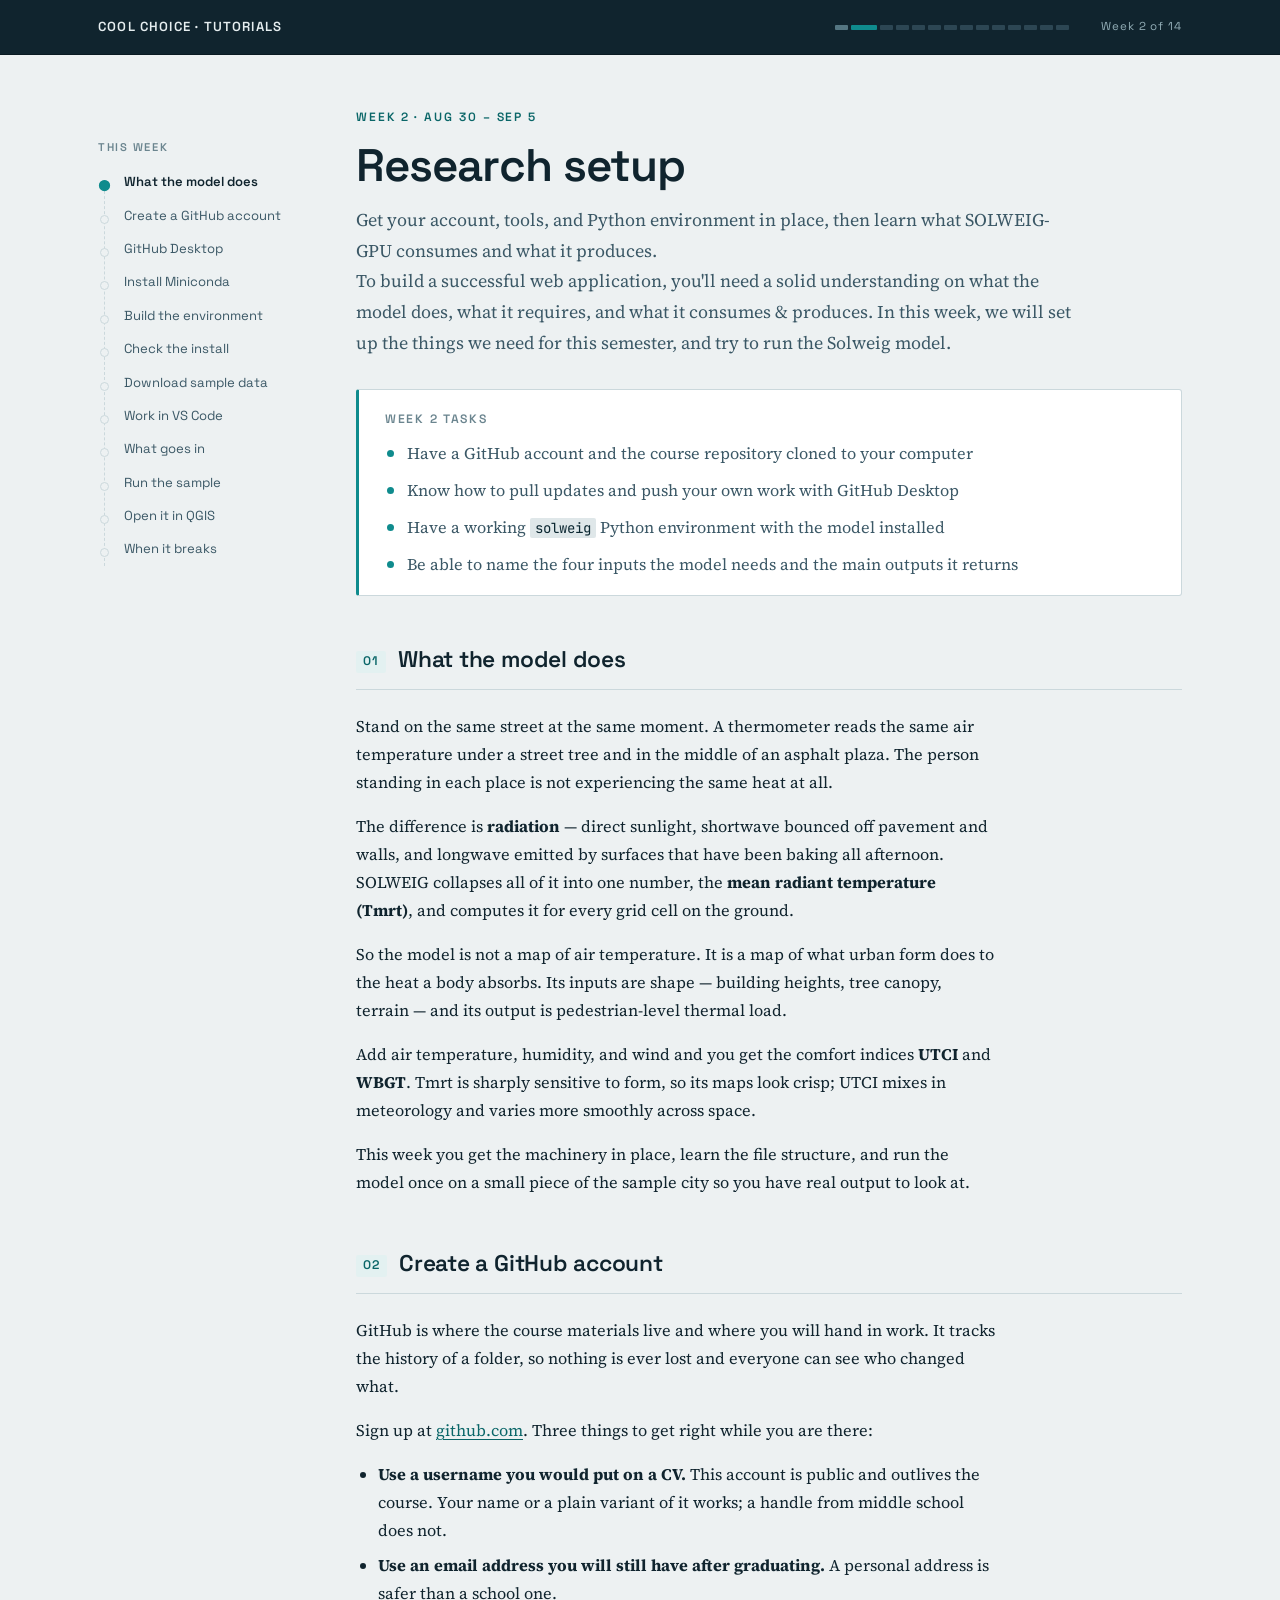
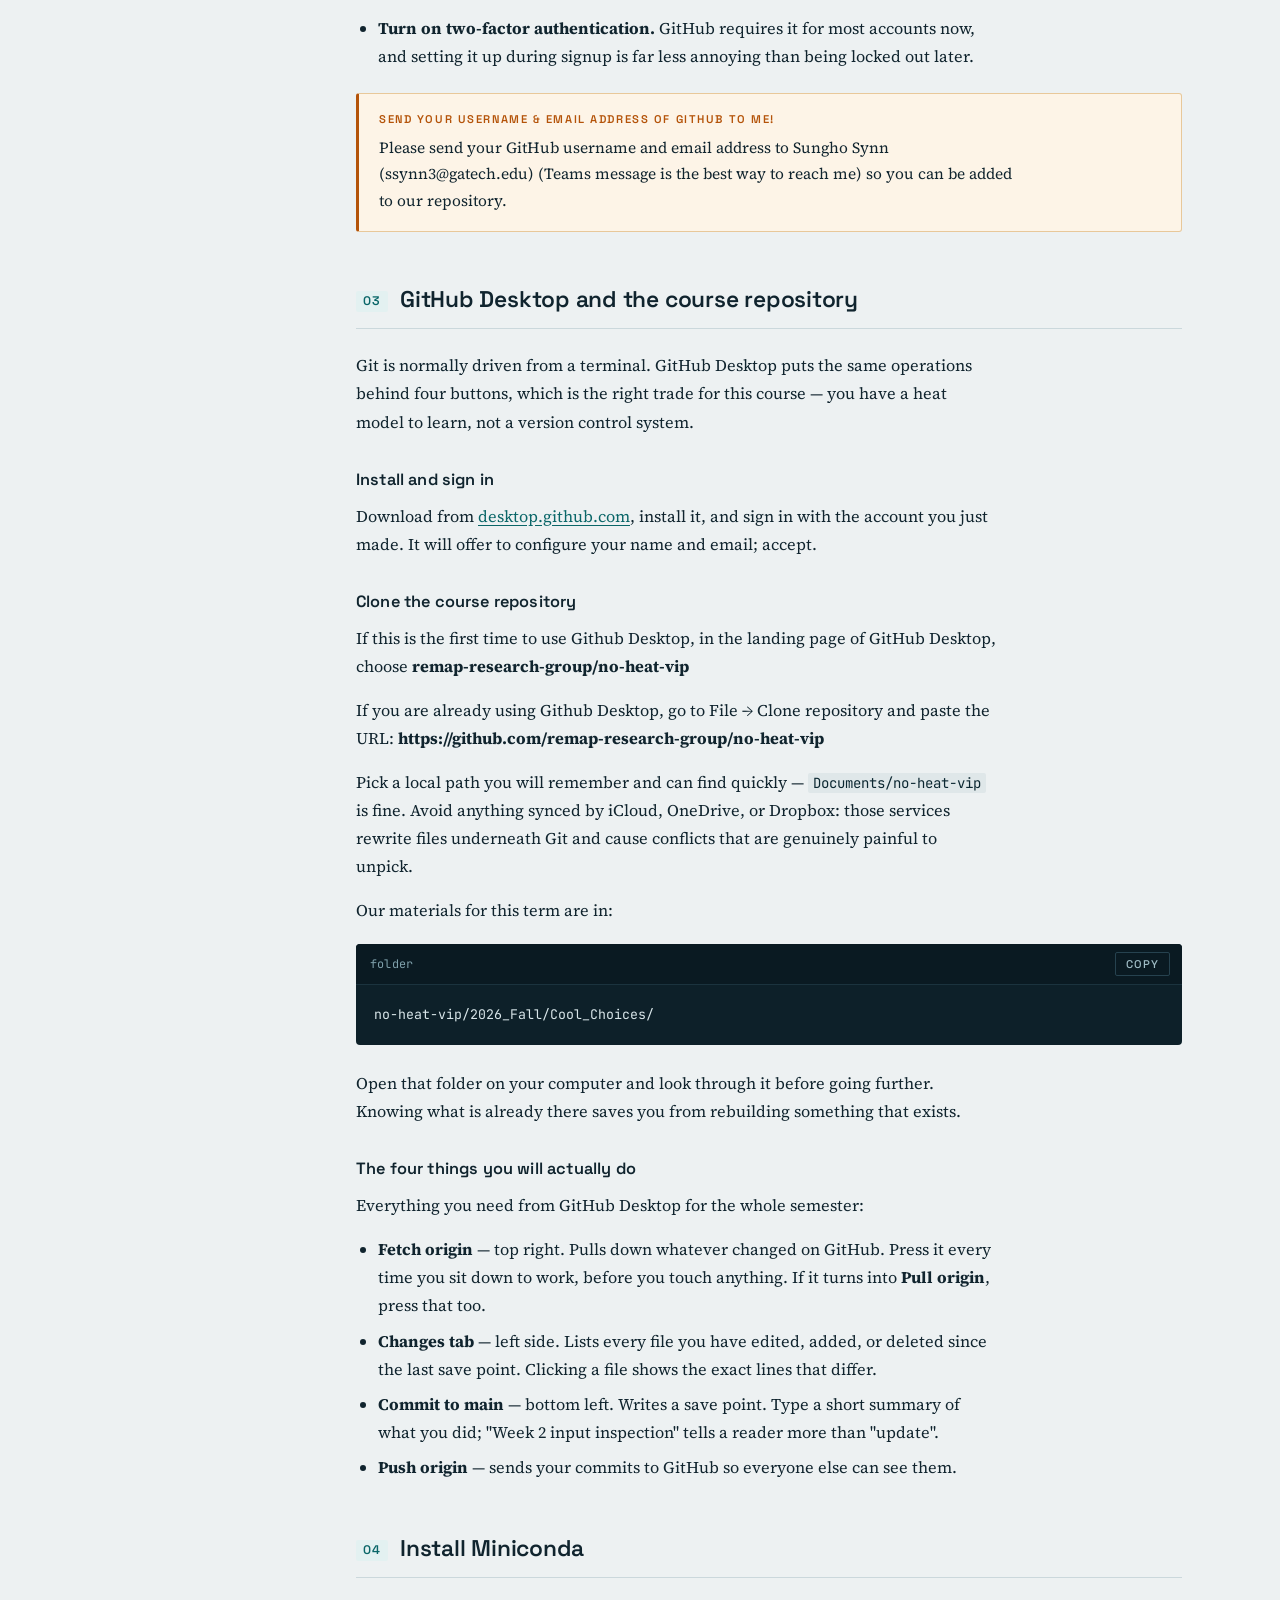
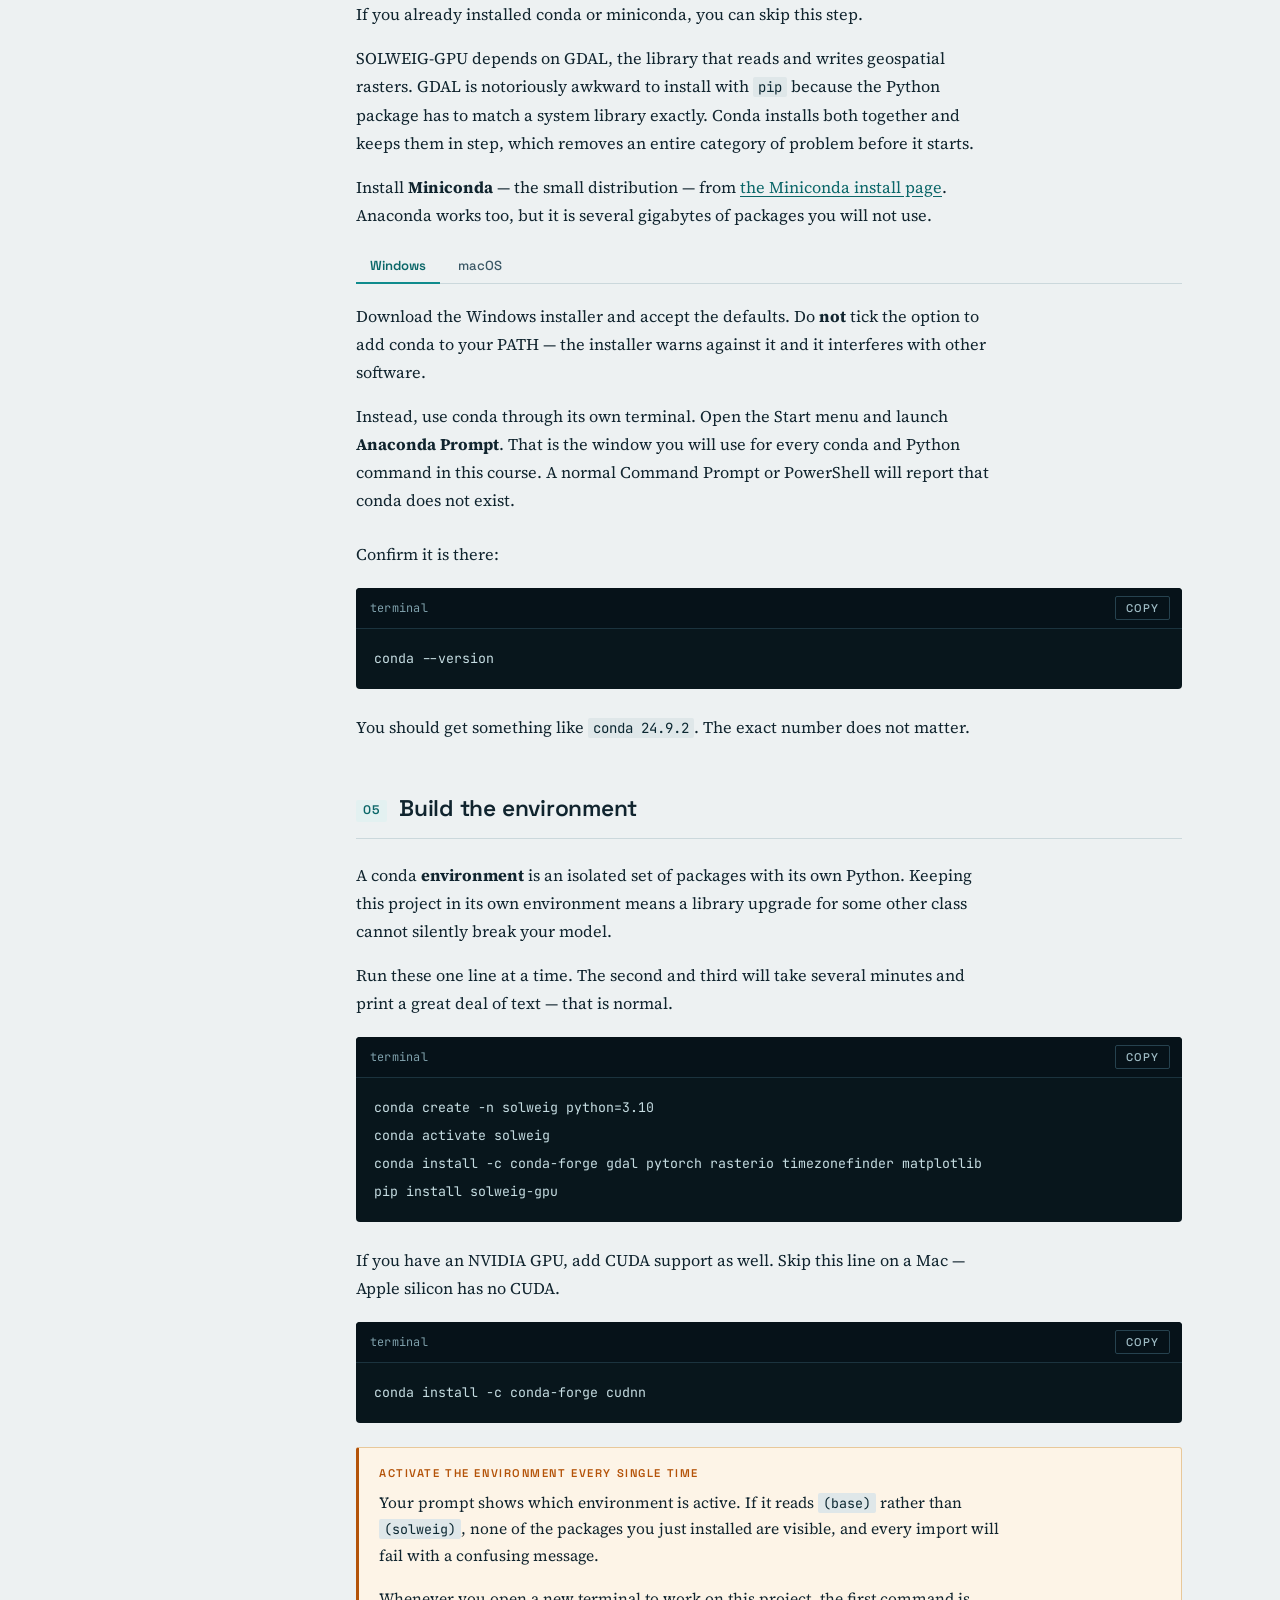
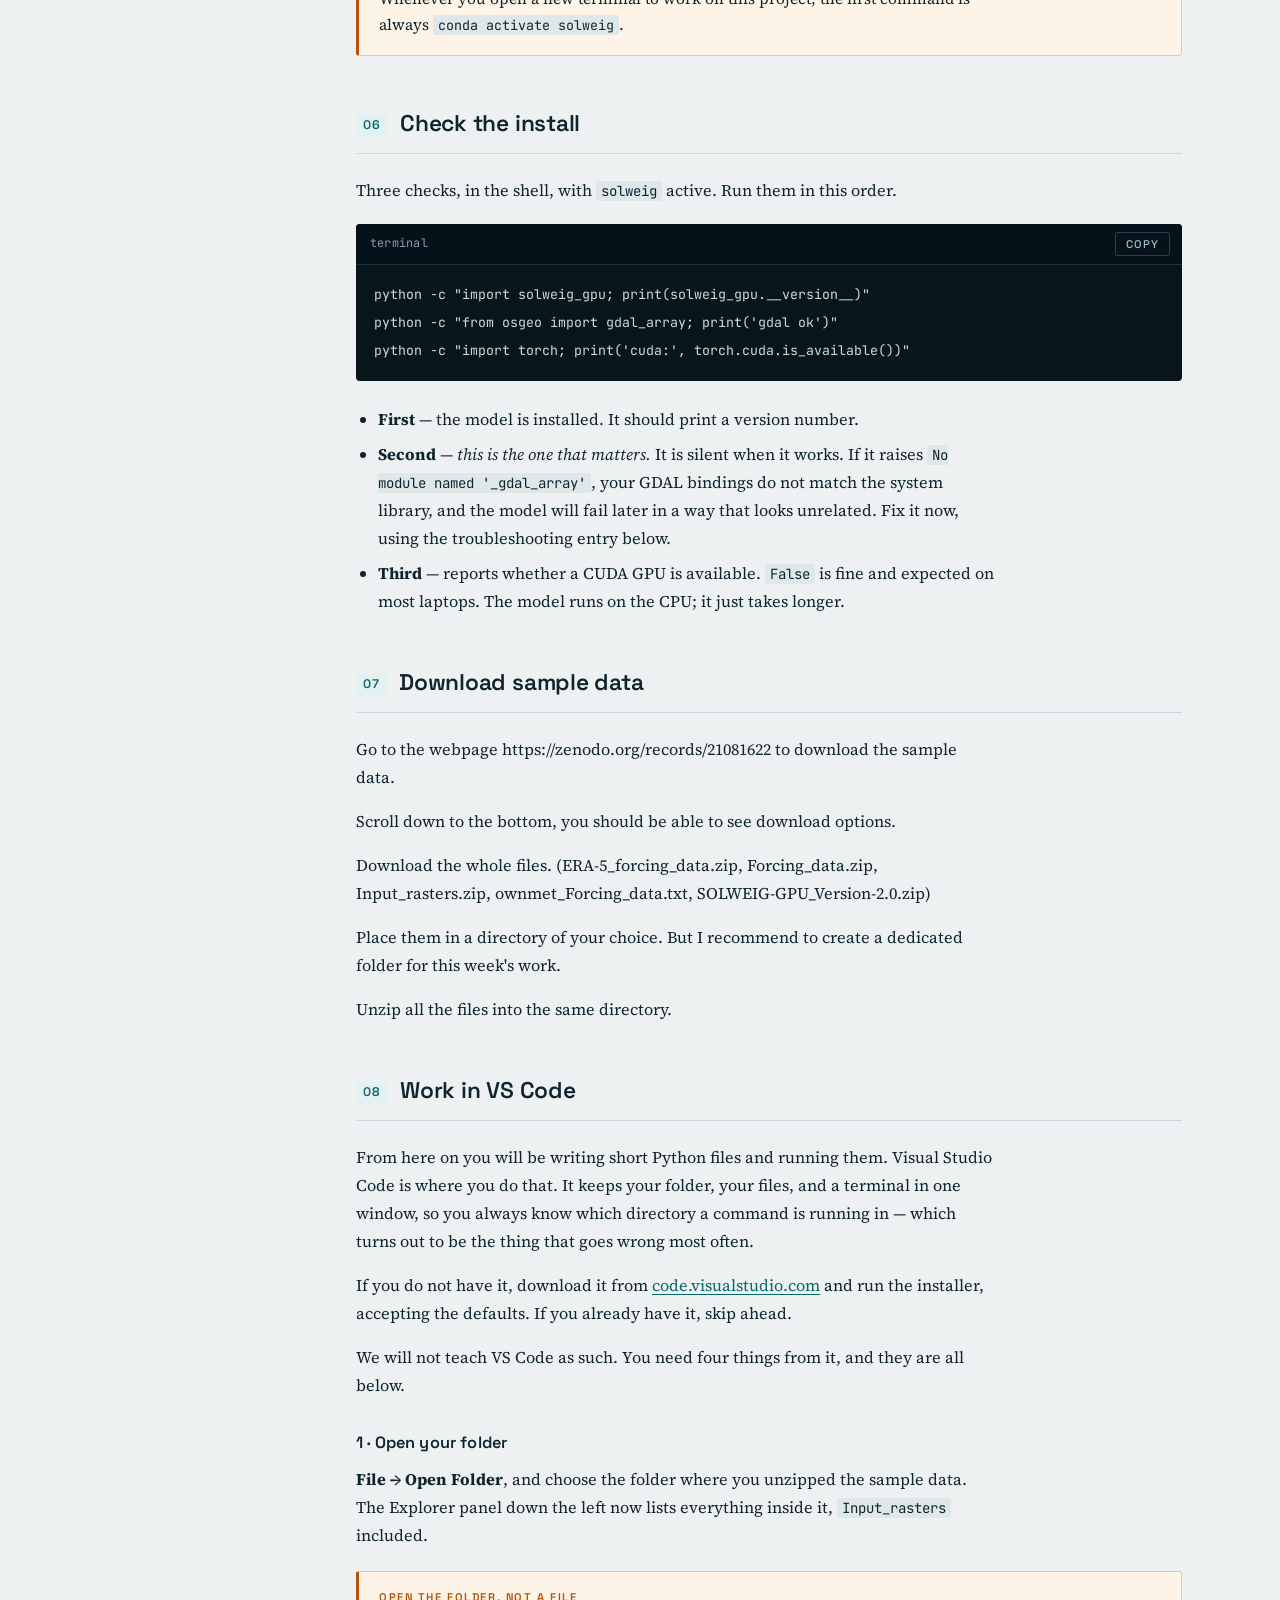
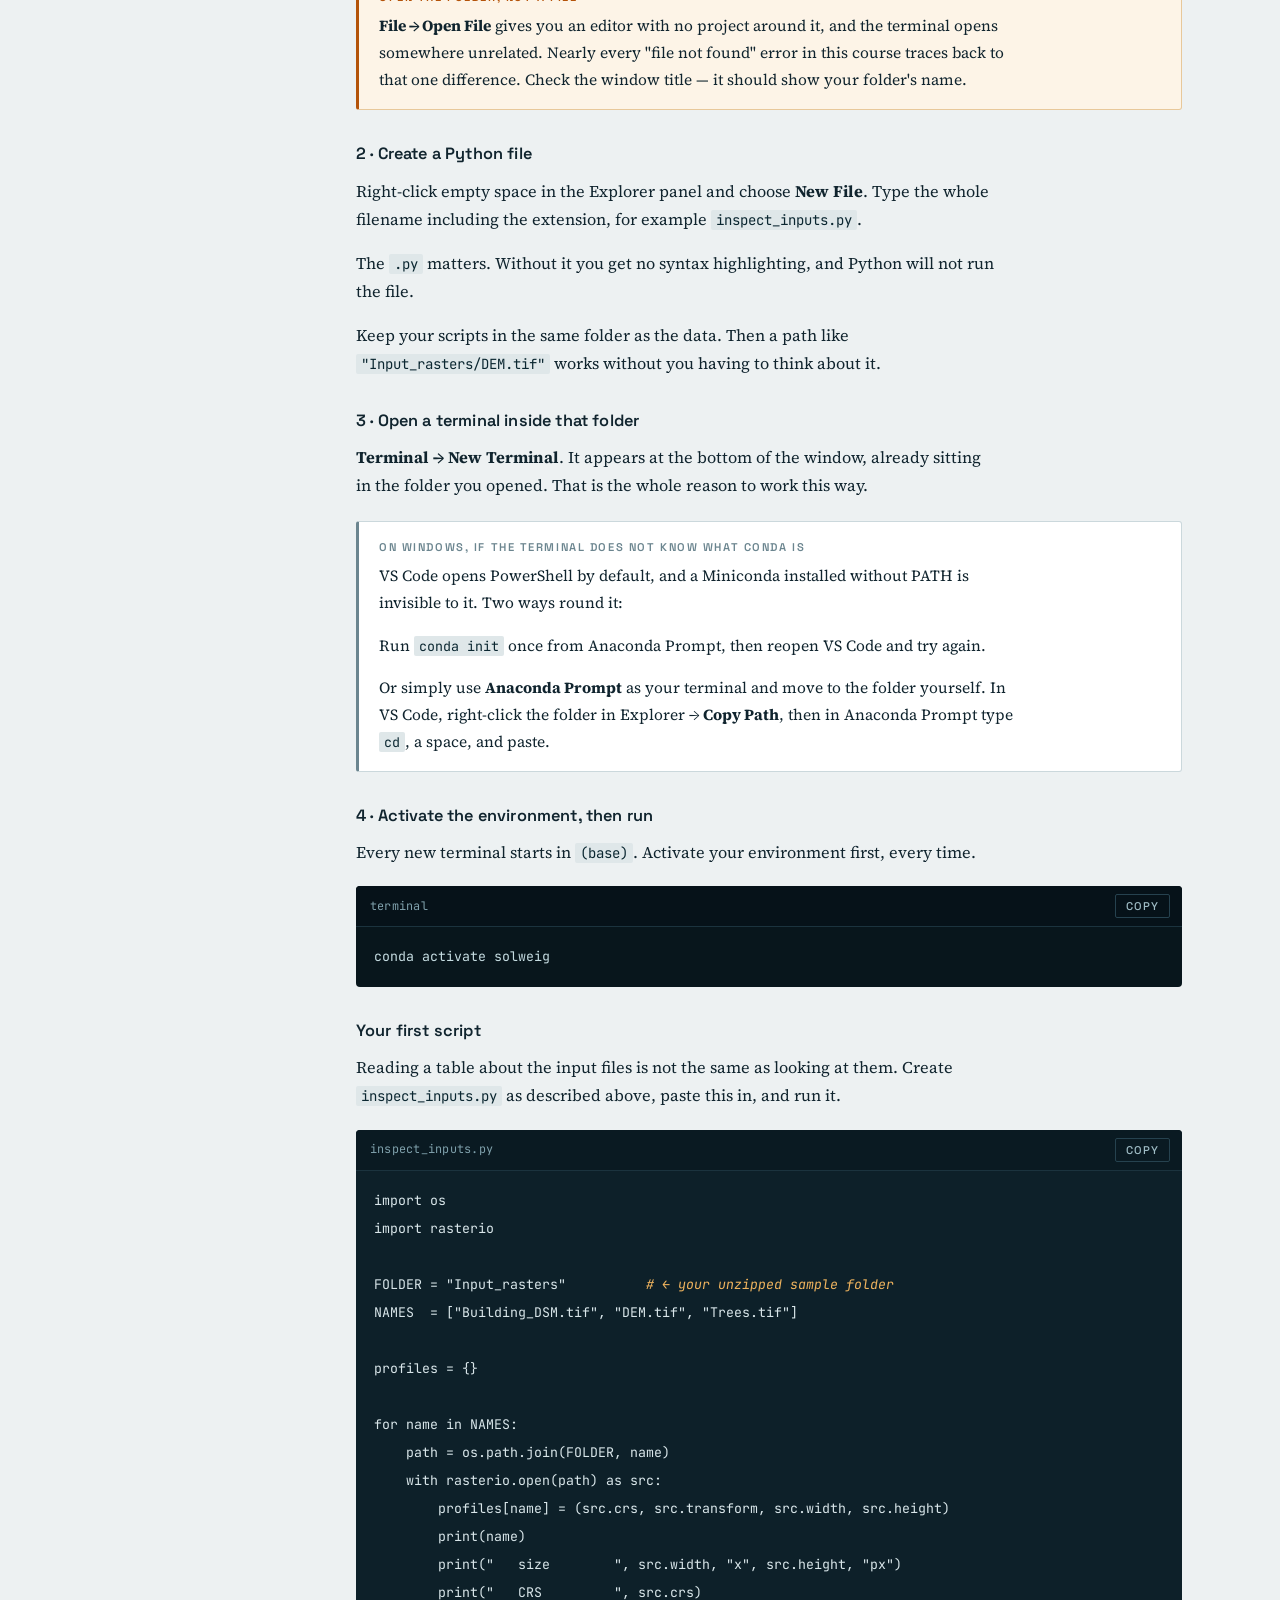
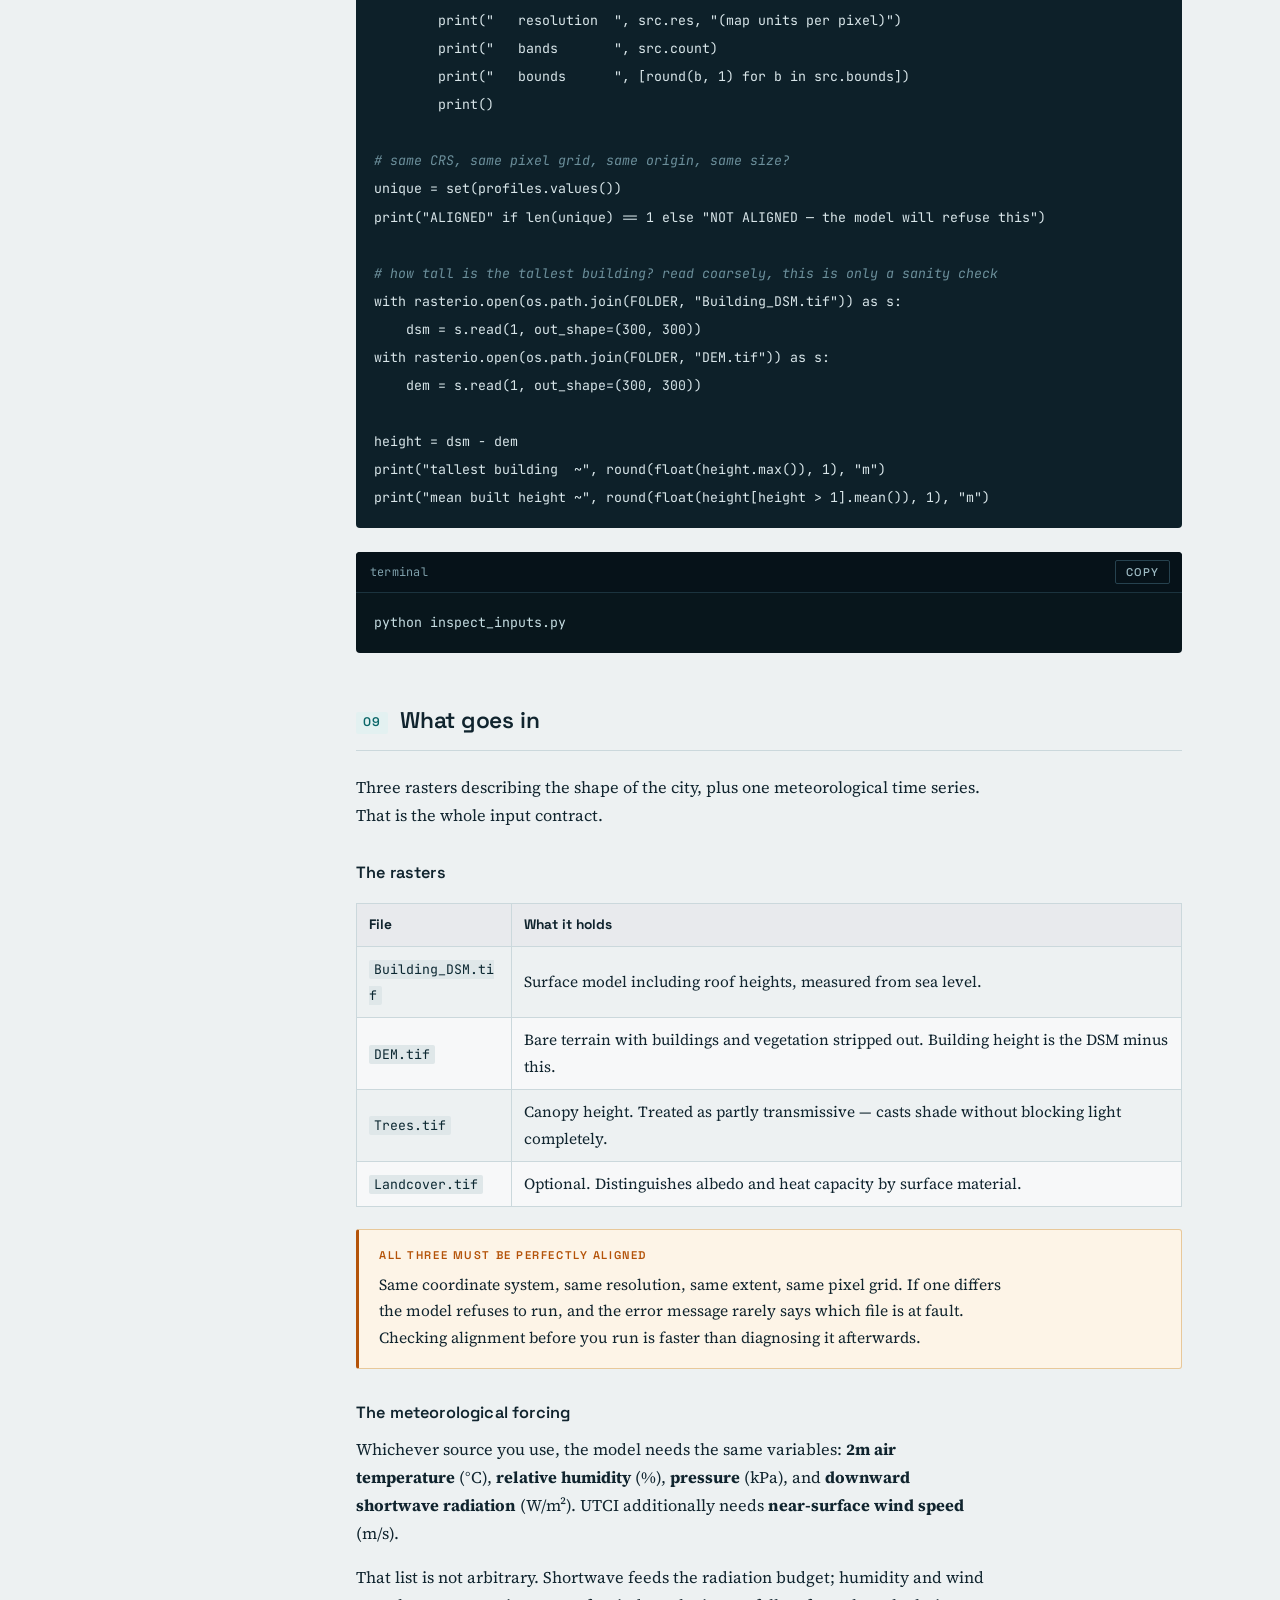
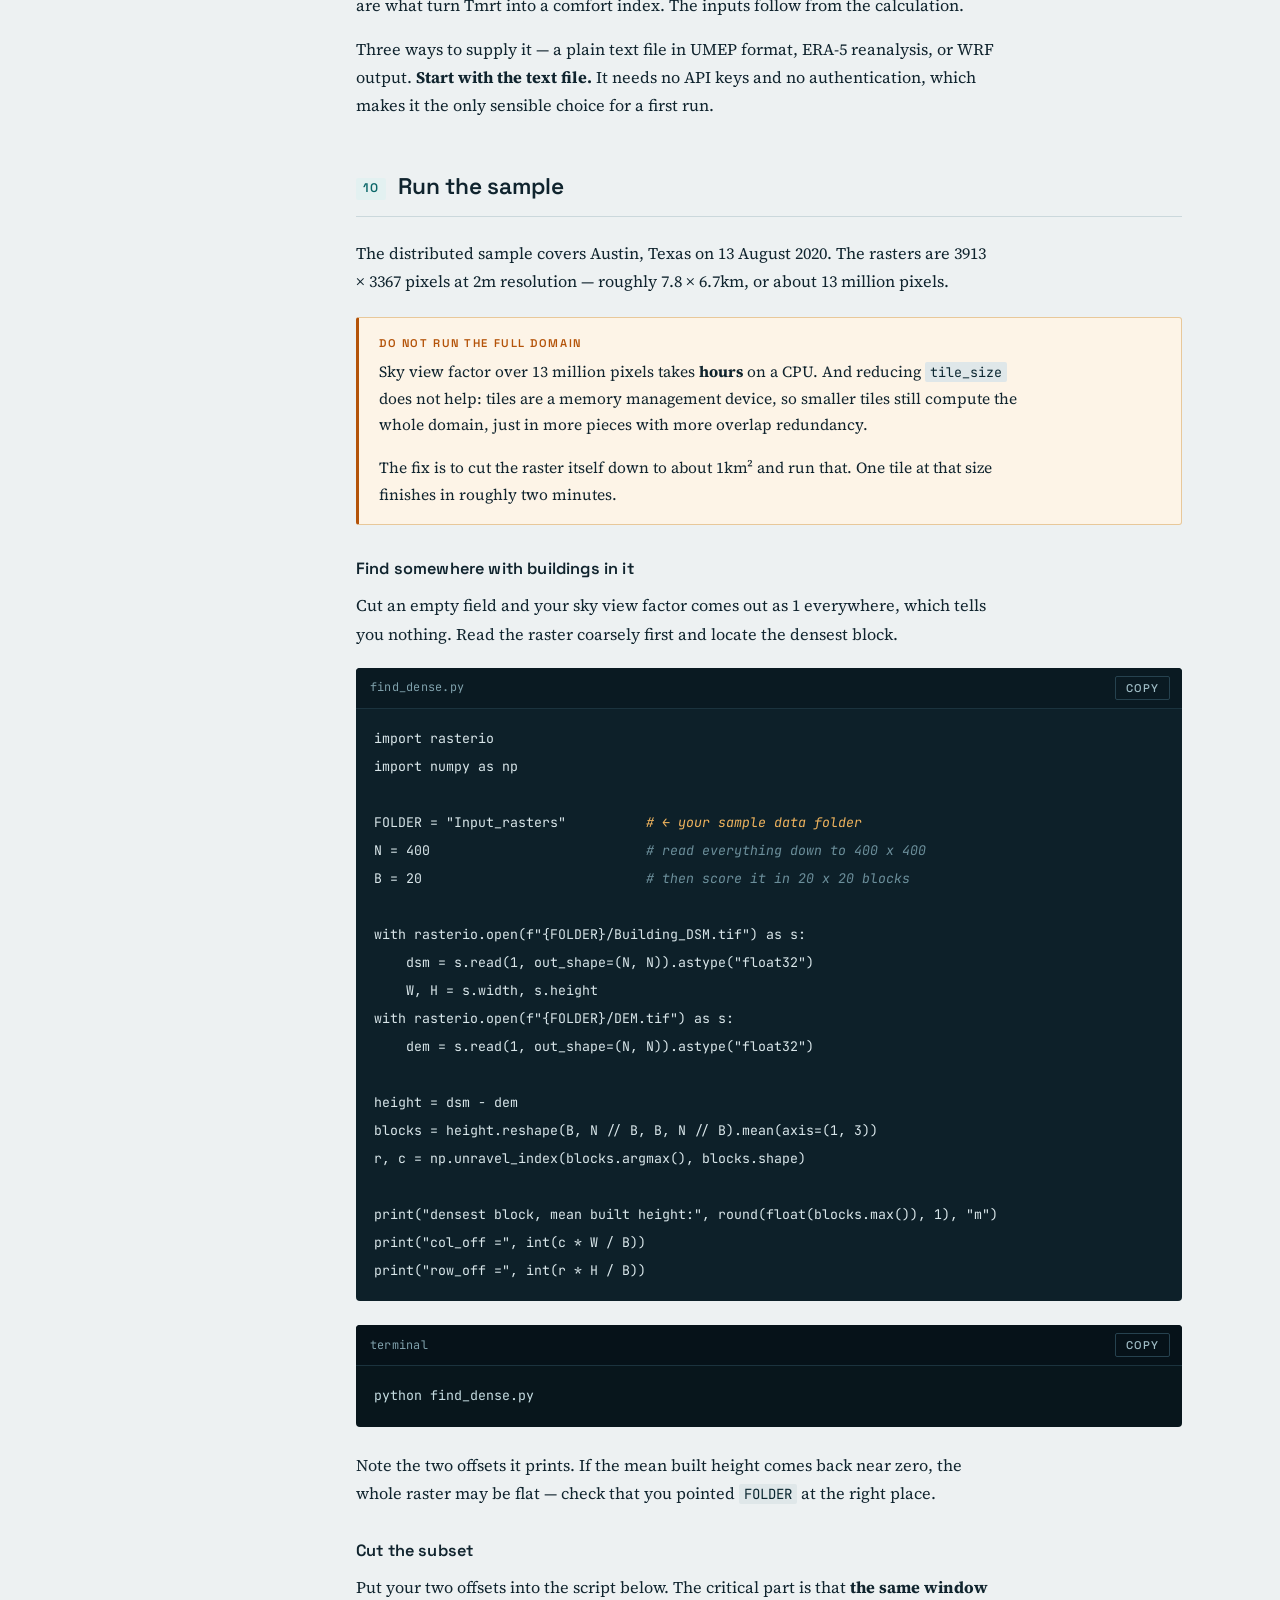
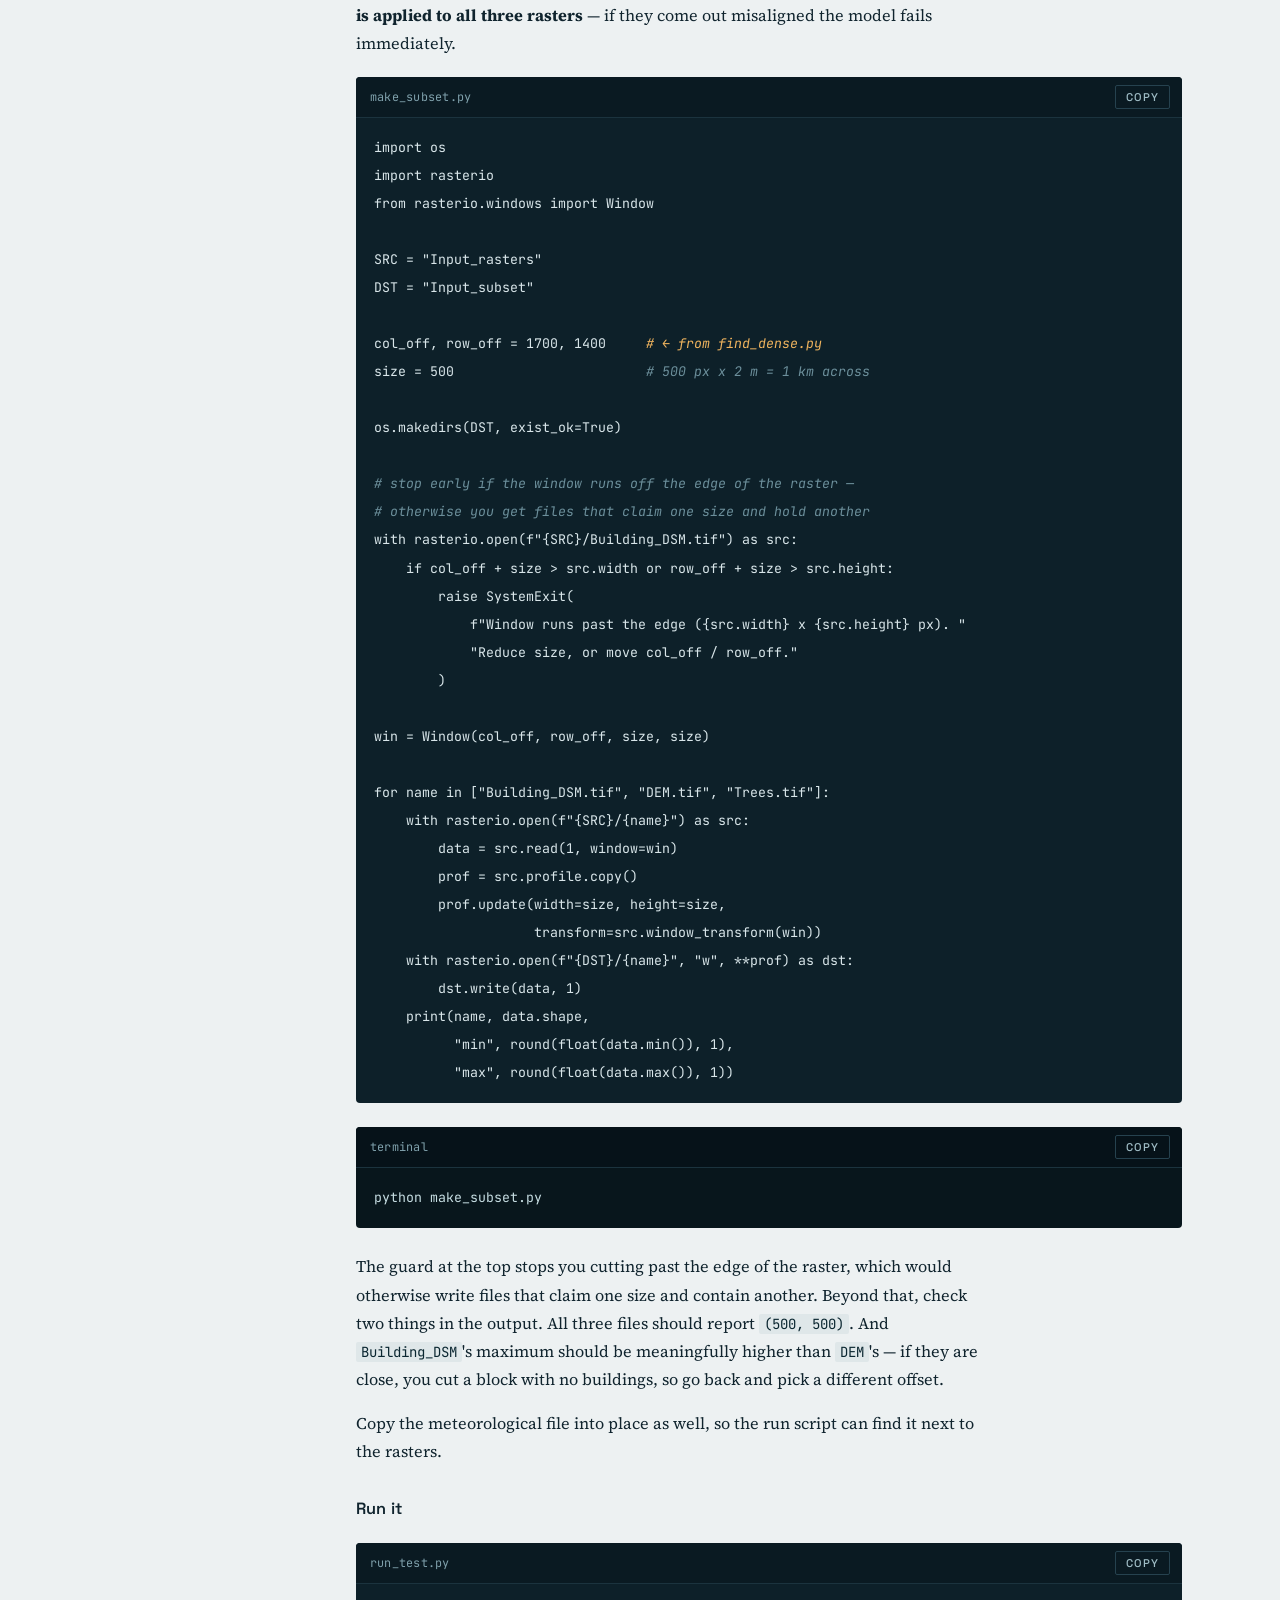
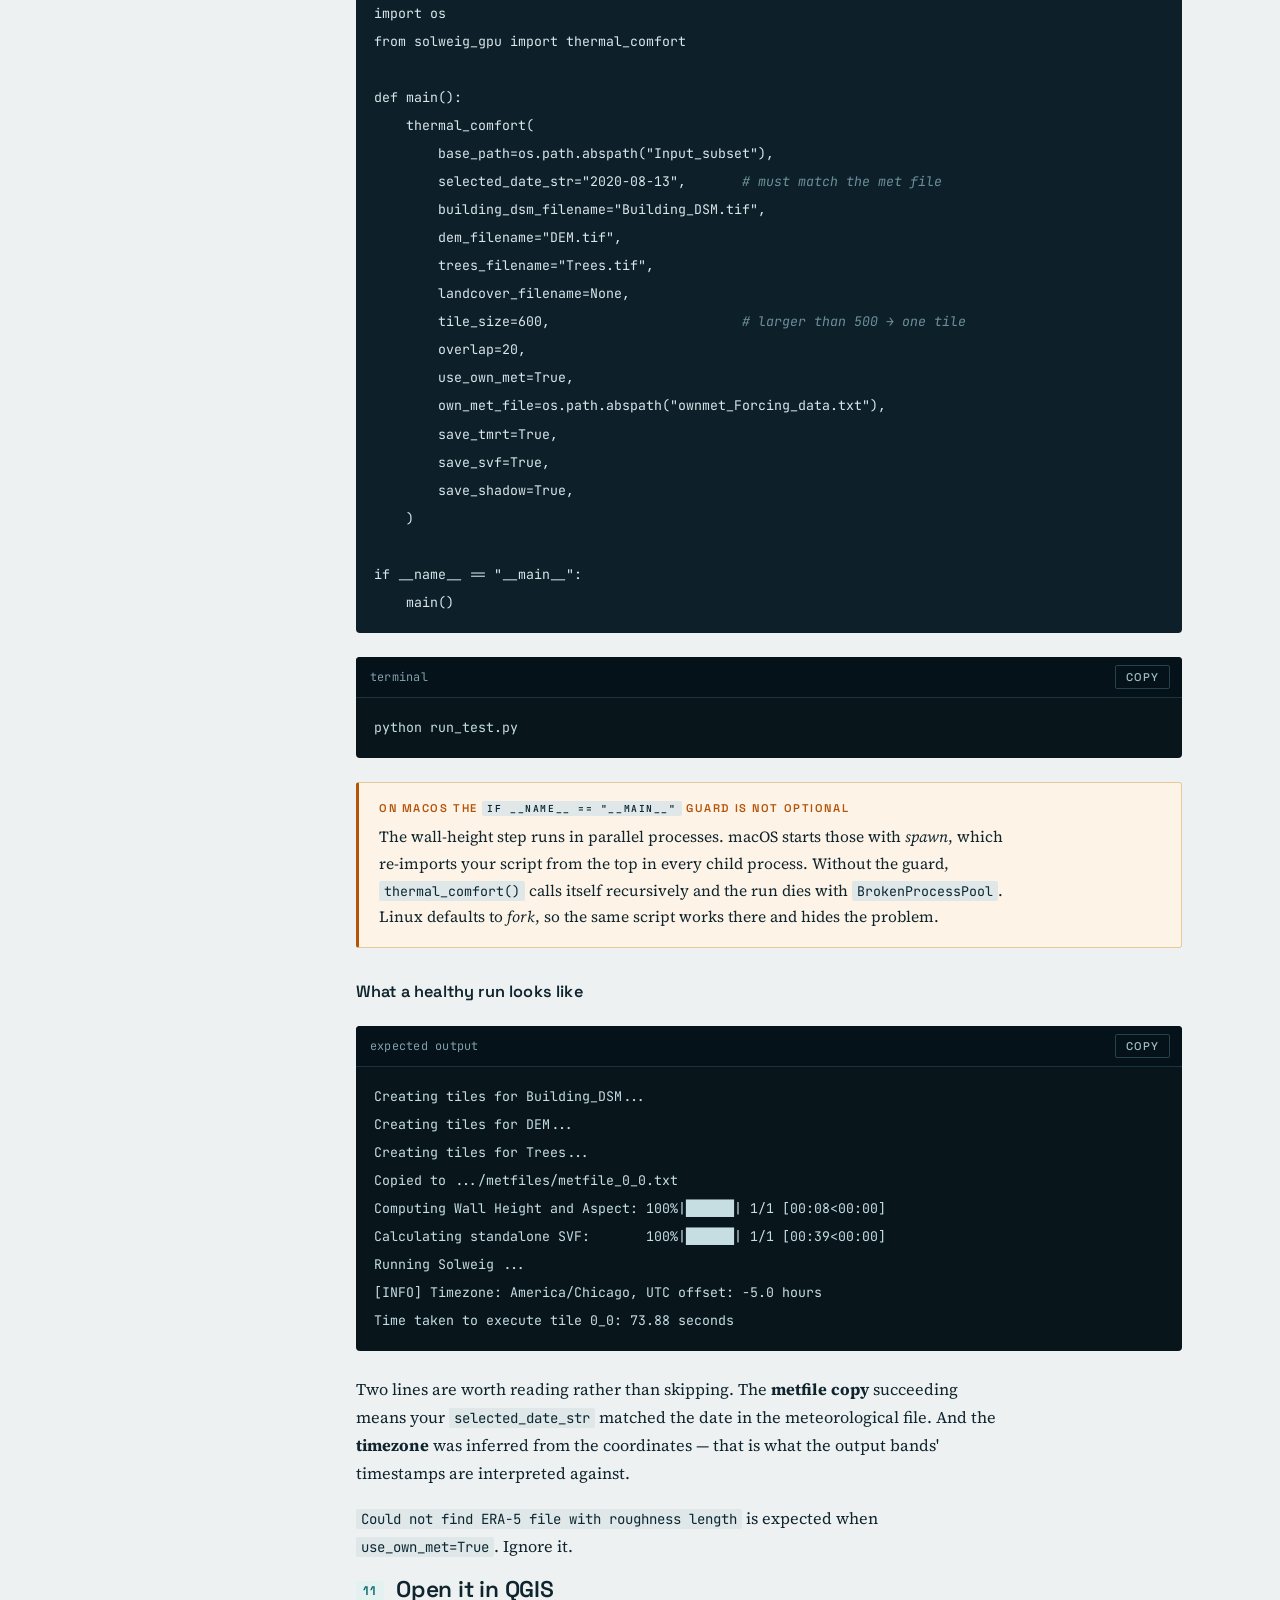
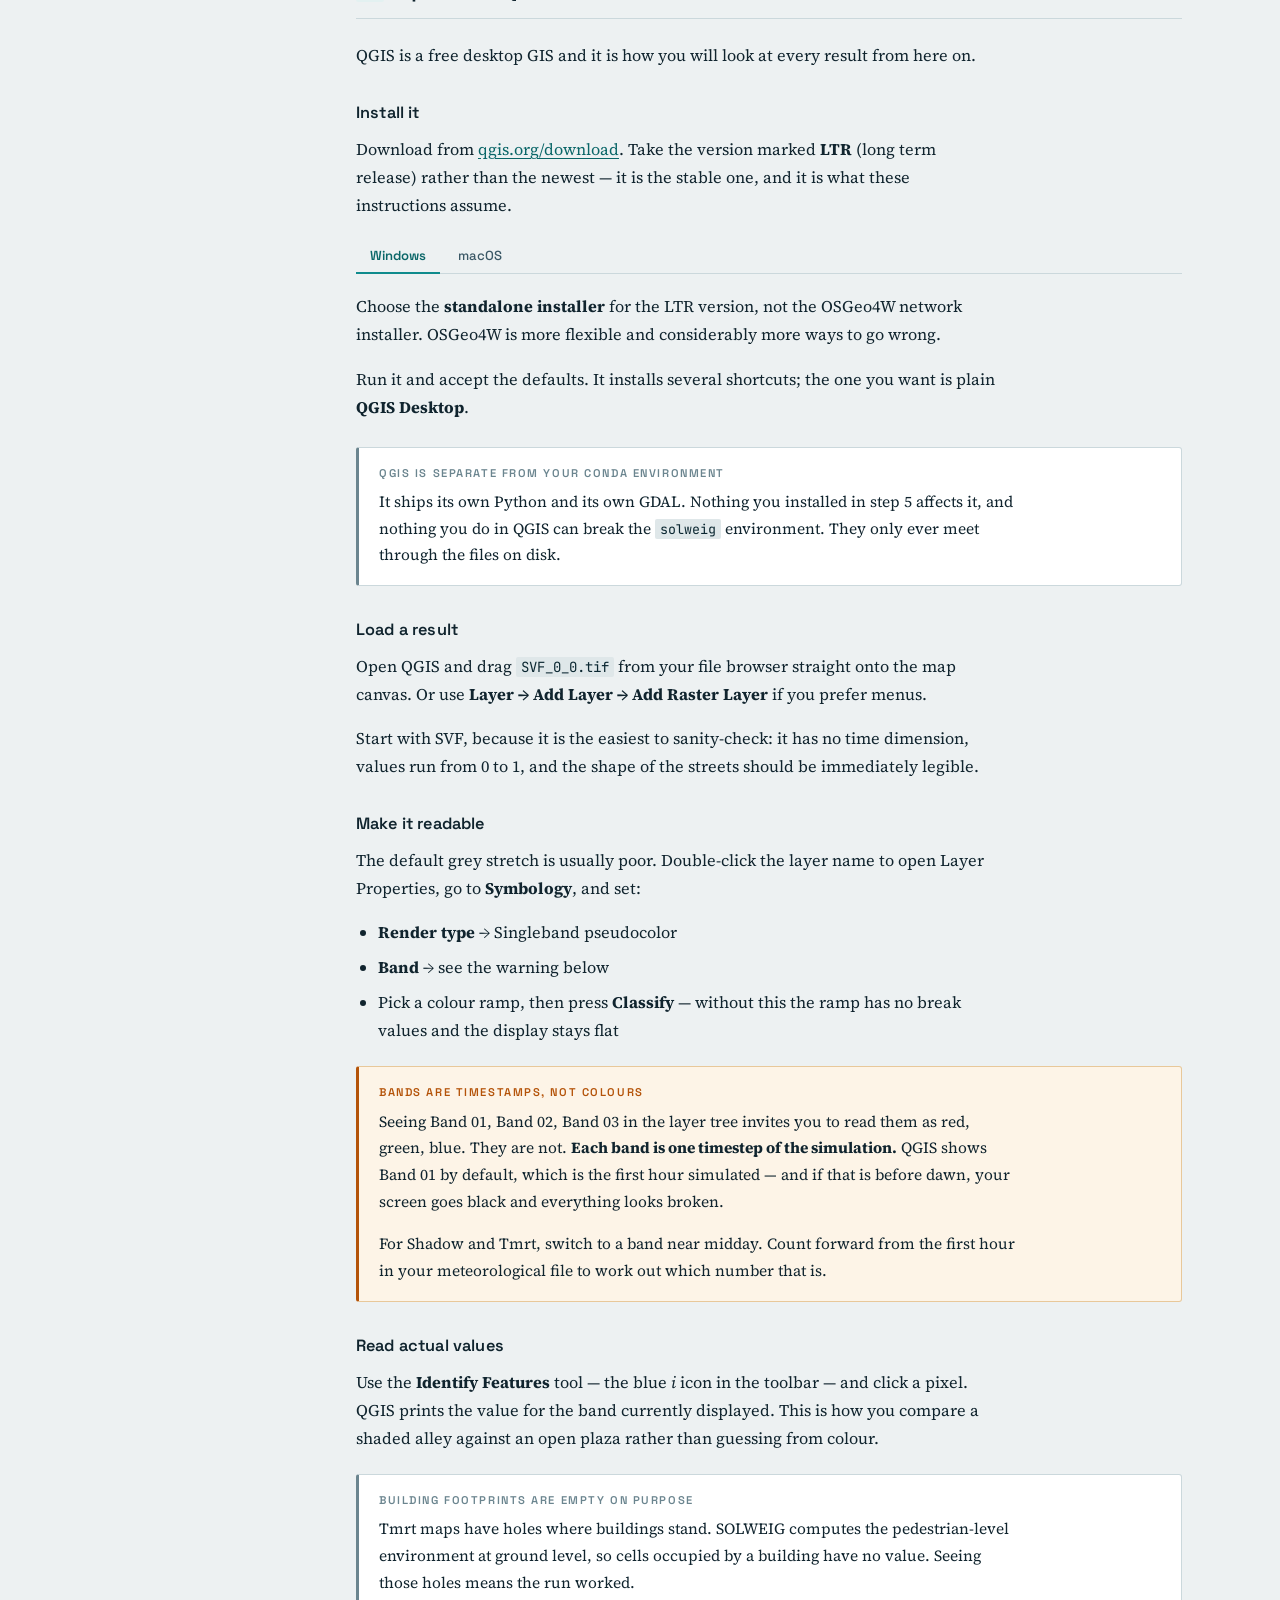
<file: week02.html>
<!DOCTYPE html>
<html lang="en">
<head>
<meta charset="utf-8">
<meta name="viewport" content="width=device-width,initial-scale=1">
<title>Week 2 — Research Setup</title>
<link rel="preconnect" href="https://fonts.googleapis.com">
<link rel="preconnect" href="https://fonts.gstatic.com" crossorigin>
<link href="https://fonts.googleapis.com/css2?family=Space+Grotesk:wght@400;500;600;700&family=Source+Serif+4:opsz,wght@8..60,400;8..60,600;8..60,700&family=JetBrains+Mono:wght@400;500&display=swap" rel="stylesheet">
<link rel="stylesheet" href="assets/style.css">
</head>
<body>

<header class="topbar">
  <div class="topbar-inner">
    <a class="brand" href="index.html">Cool Choice · Tutorials</a>
    <div class="ticks">
      <span class="tick done"></span><span class="tick now"></span><span class="tick"></span><span class="tick"></span>
      <span class="tick"></span><span class="tick"></span><span class="tick"></span><span class="tick"></span>
      <span class="tick"></span><span class="tick"></span><span class="tick"></span><span class="tick"></span>
      <span class="tick"></span><span class="tick"></span>
    </div>
    <span class="ticks-label">Week 2 of 14</span>
  </div>
</header>

<div class="shell">
<div class="layout">

  <nav class="spine" aria-label="On this page">
    <p class="spine-title">This week</p>
    <ol>
      <li><a href="#model">What the model does</a></li>
      <li><a href="#github">Create a GitHub account</a></li>
      <li><a href="#desktop">GitHub Desktop</a></li>
      <li><a href="#conda">Install Miniconda</a></li>
      <li><a href="#env">Build the environment</a></li>
      <li><a href="#verify">Check the install</a></li>
      <li><a href="#sampledata">Download sample data</a></li>
      <li><a href="#vscode">Work in VS Code</a></li>
      <li><a href="#inputs">What goes in</a></li>
      <li><a href="#run">Run the sample</a></li>
      <li><a href="#qgis">Open it in QGIS</a></li>
      <li><a href="#broken">When it breaks</a></li>
    </ol>
  </nav>

  <main class="content">

    <div class="page-head">
      <p class="eyebrow">Week 2 · Aug 30 – Sep 5</p>
      <h1>Research setup</h1>
      <p class="dek">Get your account, tools, and Python environment in place, then learn what SOLWEIG-GPU consumes and what it produces.</p>
      <p class="dek">To build a successful web application, you'll need a solid understanding on what the model does, what it requires, and what it consumes & produces. In this week, we will set up the things we need for this semester, and try to run the Solweig model.</p>
    </div>

    <div class="goals">
      <h2>Week 2 Tasks</h2>
      <ul>
        <li>Have a GitHub account and the course repository cloned to your computer</li>
        <li>Know how to pull updates and push your own work with GitHub Desktop</li>
        <li>Have a working <code>solweig</code> Python environment with the model installed</li>
        <li>Be able to name the four inputs the model needs and the main outputs it returns</li>
      </ul>
    </div>

    <!-- ============================================ -->
    <section id="model">
      <h2><span class="n">01</span> What the model does</h2>
      <hr class="h2-rule">
      <p>Stand on the same street at the same moment. A thermometer reads the same air temperature under a street tree and in the middle of an asphalt plaza. The person standing in each place is not experiencing the same heat at all.</p>
      <p>The difference is <strong>radiation</strong> — direct sunlight, shortwave bounced off pavement and walls, and longwave emitted by surfaces that have been baking all afternoon. SOLWEIG collapses all of it into one number, the <strong>mean radiant temperature (Tmrt)</strong>, and computes it for every grid cell on the ground.</p>

      <p>So the model is not a map of air temperature. It is a map of what urban form does to the heat a body absorbs. Its inputs are shape — building heights, tree canopy, terrain — and its output is pedestrian-level thermal load.</p>

      <p>Add air temperature, humidity, and wind and you get the comfort indices <strong>UTCI</strong> and <strong>WBGT</strong>. Tmrt is sharply sensitive to form, so its maps look crisp; UTCI mixes in meteorology and varies more smoothly across space.</p>

      <p>This week you get the machinery in place, learn the file structure, and run the model once on a small piece of the sample city so you have real output to look at.</p>
    </section>

    <!-- ============================================ -->
    <section id="github">
      <h2><span class="n">02</span> Create a GitHub account</h2>
      <hr class="h2-rule">
      <p>GitHub is where the course materials live and where you will hand in work. It tracks the history of a folder, so nothing is ever lost and everyone can see who changed what.</p>

      <p>Sign up at <a href="https://github.com" target="_blank" rel="noopener">github.com</a>. Three things to get right while you are there:</p>

      <ul>
        <li><strong>Use a username you would put on a CV.</strong> This account is public and outlives the course. Your name or a plain variant of it works; a handle from middle school does not.</li>
        <li><strong>Use an email address you will still have after graduating.</strong> A personal address is safer than a school one.</li>
        <li><strong>Turn on two-factor authentication.</strong> GitHub requires it for most accounts now, and setting it up during signup is far less annoying than being locked out later.</li>
      </ul>

      <div class="warn">
        <span class="lbl">Send your username & email address of GitHub to me!</span>
        <p>Please send your GitHub username and email address to Sungho Synn (ssynn3@gatech.edu) (Teams message is the best way to reach me) so you can be added to our repository.</p>
      </div>

    </section>

    <!-- ============================================ -->
    <section id="desktop">
      <h2><span class="n">03</span> GitHub Desktop and the course repository</h2>
      <hr class="h2-rule">
      <p>Git is normally driven from a terminal. GitHub Desktop puts the same operations behind four buttons, which is the right trade for this course — you have a heat model to learn, not a version control system.</p>

      <h3>Install and sign in</h3>
      <p>Download from <a href="https://desktop.github.com" target="_blank" rel="noopener">desktop.github.com</a>, install it, and sign in with the account you just made. It will offer to configure your name and email; accept.</p>

      <h3>Clone the course repository</h3>
      <p>If this is the first time to use Github Desktop, in the landing page of GitHub Desktop, choose <strong>remap-research-group/no-heat-vip</strong></p>

      <p>If you are already using Github Desktop, go to File → Clone repository and paste the URL: <strong>https://github.com/remap-research-group/no-heat-vip</strong></p>

      <p>Pick a local path you will remember and can find quickly — <code>Documents/no-heat-vip</code> is fine. Avoid anything synced by iCloud, OneDrive, or Dropbox: those services rewrite files underneath Git and cause conflicts that are genuinely painful to unpick.</p>

      <p>Our materials for this term are in:</p>

      <figure class="code" data-file="folder">
<pre><code>no-heat-vip/2026_Fall/Cool_Choices/</code></pre>
      </figure>

      <p>Open that folder on your computer and look through it before going further. Knowing what is already there saves you from rebuilding something that exists.</p>

      <h3>The four things you will actually do</h3>
      <p>Everything you need from GitHub Desktop for the whole semester:</p>

      <ul>
        <li><strong>Fetch origin</strong> — top right. Pulls down whatever changed on GitHub. Press it every time you sit down to work, before you touch anything. If it turns into <strong>Pull origin</strong>, press that too.</li>
        <li><strong>Changes tab</strong> — left side. Lists every file you have edited, added, or deleted since the last save point. Clicking a file shows the exact lines that differ.</li>
        <li><strong>Commit to main</strong> — bottom left. Writes a save point. Type a short summary of what you did; "Week 2 input inspection" tells a reader more than "update".</li>
        <li><strong>Push origin</strong> — sends your commits to GitHub so everyone else can see them.</li>
      </ul>

    </section>

    <!-- ============================================ -->
    <section id="conda">
      <h2><span class="n">04</span> Install Miniconda</h2>
      <hr class="h2-rule">
      <p>If you already installed conda or miniconda, you can skip this step.</p>
      <p>SOLWEIG-GPU depends on GDAL, the library that reads and writes geospatial rasters. GDAL is notoriously awkward to install with <code>pip</code> because the Python package has to match a system library exactly. Conda installs both together and keeps them in step, which removes an entire category of problem before it starts.</p>

      <p>Install <strong>Miniconda</strong> — the small distribution — from <a href="https://www.anaconda.com/docs/getting-started/miniconda/install" target="_blank" rel="noopener">the Miniconda install page</a>. Anaconda works too, but it is several gigabytes of packages you will not use.</p>

      <div class="tabs">
        <div class="tabs-bar" role="tablist">
          <button role="tab" id="t-win" aria-controls="p-win" aria-selected="true">Windows</button>
          <button role="tab" id="t-mac" aria-controls="p-mac" aria-selected="false">macOS</button>
        </div>

        <div class="tabs-panel" id="p-win" role="tabpanel" aria-labelledby="t-win">
          <p>Download the Windows installer and accept the defaults. Do <strong>not</strong> tick the option to add conda to your PATH — the installer warns against it and it interferes with other software.</p>
          <p>Instead, use conda through its own terminal. Open the Start menu and launch <strong>Anaconda Prompt</strong>. That is the window you will use for every conda and Python command in this course. A normal Command Prompt or PowerShell will report that conda does not exist.</p>
        </div>

        <div class="tabs-panel" id="p-mac" role="tabpanel" aria-labelledby="t-mac" hidden>
          <p>Download the <code>.pkg</code> installer matching your chip — <strong>Apple silicon</strong> for M1 through M4, <strong>Intel</strong> for older machines. If you are unsure, check  → About This Mac.</p>
          <p>Run the installer, then <strong>quit Terminal completely and reopen it</strong>. Your prompt should now begin with <code>(base)</code>, which means conda is active.</p>
        </div>
      </div>

      <p>Confirm it is there:</p>

      <figure class="code term" data-file="terminal">
<pre><code>conda --version</code></pre>
      </figure>

      <p>You should get something like <code>conda 24.9.2</code>. The exact number does not matter.</p>
    </section>

    <!-- ============================================ -->
    <section id="env">
      <h2><span class="n">05</span> Build the environment</h2>
      <hr class="h2-rule">
      <p>A conda <strong>environment</strong> is an isolated set of packages with its own Python. Keeping this project in its own environment means a library upgrade for some other class cannot silently break your model.</p>

      <p>Run these one line at a time. The second and third will take several minutes and print a great deal of text — that is normal.</p>

      <figure class="code term" data-file="terminal">
<pre><code>conda create -n solweig python=3.10
conda activate solweig
conda install -c conda-forge gdal pytorch rasterio timezonefinder matplotlib
pip install solweig-gpu</code></pre>
      </figure>

      <p>If you have an NVIDIA GPU, add CUDA support as well. Skip this line on a Mac — Apple silicon has no CUDA.</p>

      <figure class="code term" data-file="terminal">
<pre><code>conda install -c conda-forge cudnn</code></pre>
      </figure>

      <div class="warn">
        <span class="lbl">Activate the environment every single time</span>
        <p>Your prompt shows which environment is active. If it reads <code>(base)</code> rather than <code>(solweig)</code>, none of the packages you just installed are visible, and every import will fail with a confusing message.</p>
        <p>Whenever you open a new terminal to work on this project, the first command is always <code>conda activate solweig</code>.</p>
      </div>

    </section>

    <!-- ============================================ -->
    <section id="verify">
      <h2><span class="n">06</span> Check the install</h2>
      <hr class="h2-rule">
      <p>Three checks, in the shell, with <code>solweig</code> active. Run them in this order.</p>

      <figure class="code term" data-file="terminal">
<pre><code>python -c "import solweig_gpu; print(solweig_gpu.__version__)"
python -c "from osgeo import gdal_array; print('gdal ok')"
python -c "import torch; print('cuda:', torch.cuda.is_available())"</code></pre>
      </figure>

      <ul>
        <li><strong>First</strong> — the model is installed. It should print a version number.</li>
        <li><strong>Second</strong> — <em>this is the one that matters.</em> It is silent when it works. If it raises <code>No module named '_gdal_array'</code>, your GDAL bindings do not match the system library, and the model will fail later in a way that looks unrelated. Fix it now, using the troubleshooting entry below.</li>
        <li><strong>Third</strong> — reports whether a CUDA GPU is available. <code>False</code> is fine and expected on most laptops. The model runs on the CPU; it just takes longer.</li>
      </ul>

    </section>


        <!-- ============================================ -->
    <section id="sampledata">
      <h2><span class="n">07</span> Download sample data</h2>
      <hr class="h2-rule">
      <p>Go to the webpage https://zenodo.org/records/21081622 to download the sample data.</p>
      <p>Scroll down to the bottom, you should be able to see download options.</p>
      <p>Download the whole files. (ERA-5_forcing_data.zip, Forcing_data.zip, Input_rasters.zip, ownmet_Forcing_data.txt, SOLWEIG-GPU_Version-2.0.zip)</p>
      <p>Place them in a directory of your choice. But I recommend to create a dedicated folder for this week's work.</p>
      <p>Unzip all the files into the same directory.</p>
    </section>

    <!-- ============================================ -->
    <section id="vscode">
      <h2><span class="n">08</span> Work in VS Code</h2>
      <hr class="h2-rule">
      <p>From here on you will be writing short Python files and running them. Visual Studio Code is where you do that. It keeps your folder, your files, and a terminal in one window, so you always know which directory a command is running in — which turns out to be the thing that goes wrong most often.</p>

      <p>If you do not have it, download it from <a href="https://code.visualstudio.com" target="_blank" rel="noopener">code.visualstudio.com</a> and run the installer, accepting the defaults. If you already have it, skip ahead.</p>

      <p>We will not teach VS Code as such. You need four things from it, and they are all below.</p>

      <h3>1 &middot; Open your folder</h3>
      <p><strong>File &rarr; Open Folder</strong>, and choose the folder where you unzipped the sample data. The Explorer panel down the left now lists everything inside it, <code>Input_rasters</code> included.</p>

      <div class="warn">
        <span class="lbl">Open the folder, not a file</span>
        <p><strong>File &rarr; Open File</strong> gives you an editor with no project around it, and the terminal opens somewhere unrelated. Nearly every "file not found" error in this course traces back to that one difference. Check the window title — it should show your folder's name.</p>
      </div>

      <h3>2 &middot; Create a Python file</h3>
      <p>Right-click empty space in the Explorer panel and choose <strong>New File</strong>. Type the whole filename including the extension, for example <code>inspect_inputs.py</code>.</p>
      <p>The <code>.py</code> matters. Without it you get no syntax highlighting, and Python will not run the file.</p>
      <p>Keep your scripts in the same folder as the data. Then a path like <code>"Input_rasters/DEM.tif"</code> works without you having to think about it.</p>

      <h3>3 &middot; Open a terminal inside that folder</h3>
      <p><strong>Terminal &rarr; New Terminal</strong>. It appears at the bottom of the window, already sitting in the folder you opened. That is the whole reason to work this way.</p>

      <div class="note">
        <span class="lbl">On Windows, if the terminal does not know what conda is</span>
        <p>VS Code opens PowerShell by default, and a Miniconda installed without PATH is invisible to it. Two ways round it:</p>
        <p>Run <code>conda init</code> once from Anaconda Prompt, then reopen VS Code and try again.</p>
        <p>Or simply use <strong>Anaconda Prompt</strong> as your terminal and move to the folder yourself. In VS Code, right-click the folder in Explorer &rarr; <strong>Copy Path</strong>, then in Anaconda Prompt type <code>cd</code>, a space, and paste.</p>
      </div>

      <h3>4 &middot; Activate the environment, then run</h3>
      <p>Every new terminal starts in <code>(base)</code>. Activate your environment first, every time.</p>

      <figure class="code term" data-file="terminal">
<pre><code>conda activate solweig</code></pre>
      </figure>

      <h3>Your first script</h3>
      <p>Reading a table about the input files is not the same as looking at them. Create <code>inspect_inputs.py</code> as described above, paste this in, and run it.</p>

      <figure class="code" data-file="inspect_inputs.py">
<pre><code>import os
import rasterio

FOLDER = "Input_rasters"          <span class="todo"># ← your unzipped sample folder</span>
NAMES  = ["Building_DSM.tif", "DEM.tif", "Trees.tif"]

profiles = {}

for name in NAMES:
    path = os.path.join(FOLDER, name)
    with rasterio.open(path) as src:
        profiles[name] = (src.crs, src.transform, src.width, src.height)
        print(name)
        print("   size        ", src.width, "x", src.height, "px")
        print("   CRS         ", src.crs)
        print("   resolution  ", src.res, "(map units per pixel)")
        print("   bands       ", src.count)
        print("   bounds      ", [round(b, 1) for b in src.bounds])
        print()

<span class="cm"># same CRS, same pixel grid, same origin, same size?</span>
unique = set(profiles.values())
print("ALIGNED" if len(unique) == 1 else "NOT ALIGNED — the model will refuse this")

<span class="cm"># how tall is the tallest building? read coarsely, this is only a sanity check</span>
with rasterio.open(os.path.join(FOLDER, "Building_DSM.tif")) as s:
    dsm = s.read(1, out_shape=(300, 300))
with rasterio.open(os.path.join(FOLDER, "DEM.tif")) as s:
    dem = s.read(1, out_shape=(300, 300))

height = dsm - dem
print("tallest building  ~", round(float(height.max()), 1), "m")
print("mean built height ~", round(float(height[height &gt; 1].mean()), 1), "m")</code></pre>
      </figure>

      <figure class="code term" data-file="terminal">
<pre><code>python inspect_inputs.py</code></pre>
      </figure>

    </section>

    <!-- ============================================ -->
    <section id="inputs">
      <h2><span class="n">09</span> What goes in</h2>
      <hr class="h2-rule">
      <p>Three rasters describing the shape of the city, plus one meteorological time series. That is the whole input contract.</p>

      <h3>The rasters</h3>
      <table style="width:100%;border-collapse:collapse;font-size:0.96rem;margin:16px 0 22px">
        <tr style="background:#E8EAED">
          <th style="text-align:left;padding:9px 12px;border:1px solid #CBD8DC;font-family:var(--font-display);font-size:0.86rem">File</th>
          <th style="text-align:left;padding:9px 12px;border:1px solid #CBD8DC;font-family:var(--font-display);font-size:0.86rem">What it holds</th>
        </tr>
        <tr>
          <td style="padding:9px 12px;border:1px solid #CBD8DC"><code>Building_DSM.tif</code></td>
          <td style="padding:9px 12px;border:1px solid #CBD8DC">Surface model including roof heights, measured from sea level.</td>
        </tr>
        <tr style="background:#F7F8F9">
          <td style="padding:9px 12px;border:1px solid #CBD8DC"><code>DEM.tif</code></td>
          <td style="padding:9px 12px;border:1px solid #CBD8DC">Bare terrain with buildings and vegetation stripped out. Building height is the DSM minus this.</td>
        </tr>
        <tr>
          <td style="padding:9px 12px;border:1px solid #CBD8DC"><code>Trees.tif</code></td>
          <td style="padding:9px 12px;border:1px solid #CBD8DC">Canopy height. Treated as partly transmissive — casts shade without blocking light completely.</td>
        </tr>
        <tr style="background:#F7F8F9">
          <td style="padding:9px 12px;border:1px solid #CBD8DC"><code>Landcover.tif</code></td>
          <td style="padding:9px 12px;border:1px solid #CBD8DC">Optional. Distinguishes albedo and heat capacity by surface material.</td>
        </tr>
      </table>

      <div class="warn">
        <span class="lbl">All three must be perfectly aligned</span>
        <p>Same coordinate system, same resolution, same extent, same pixel grid. If one differs the model refuses to run, and the error message rarely says which file is at fault. Checking alignment before you run is faster than diagnosing it afterwards.</p>
      </div>

      <h3>The meteorological forcing</h3>
      <p>Whichever source you use, the model needs the same variables: <strong>2m air temperature</strong> (°C), <strong>relative humidity</strong> (%), <strong>pressure</strong> (kPa), and <strong>downward shortwave radiation</strong> (W/m²). UTCI additionally needs <strong>near-surface wind speed</strong> (m/s).</p>
      <p>That list is not arbitrary. Shortwave feeds the radiation budget; humidity and wind are what turn Tmrt into a comfort index. The inputs follow from the calculation.</p>
      <p>Three ways to supply it — a plain text file in UMEP format, ERA-5 reanalysis, or WRF output. <strong>Start with the text file.</strong> It needs no API keys and no authentication, which makes it the only sensible choice for a first run.</p>
    </section>

    <!-- ============================================ -->
    <section id="run">
      <h2><span class="n">10</span> Run the sample</h2>
      <hr class="h2-rule">
      <p>The distributed sample covers Austin, Texas on 13 August 2020. The rasters are 3913 &times; 3367 pixels at 2m resolution — roughly 7.8 &times; 6.7km, or about 13 million pixels.</p>

      <div class="warn">
        <span class="lbl">Do not run the full domain</span>
        <p>Sky view factor over 13 million pixels takes <strong>hours</strong> on a CPU. And reducing <code>tile_size</code> does not help: tiles are a memory management device, so smaller tiles still compute the whole domain, just in more pieces with more overlap redundancy.</p>
        <p>The fix is to cut the raster itself down to about 1km&sup2; and run that. One tile at that size finishes in roughly two minutes.</p>
      </div>

      <h3>Find somewhere with buildings in it</h3>
      <p>Cut an empty field and your sky view factor comes out as 1 everywhere, which tells you nothing. Read the raster coarsely first and locate the densest block.</p>

      <figure class="code" data-file="find_dense.py">
<pre><code>import rasterio
import numpy as np

FOLDER = "Input_rasters"          <span class="todo"># ← your sample data folder</span>
N = 400                           <span class="cm"># read everything down to 400 x 400</span>
B = 20                            <span class="cm"># then score it in 20 x 20 blocks</span>

with rasterio.open(f"{FOLDER}/Building_DSM.tif") as s:
    dsm = s.read(1, out_shape=(N, N)).astype("float32")
    W, H = s.width, s.height
with rasterio.open(f"{FOLDER}/DEM.tif") as s:
    dem = s.read(1, out_shape=(N, N)).astype("float32")

height = dsm - dem
blocks = height.reshape(B, N // B, B, N // B).mean(axis=(1, 3))
r, c = np.unravel_index(blocks.argmax(), blocks.shape)

print("densest block, mean built height:", round(float(blocks.max()), 1), "m")
print("col_off =", int(c * W / B))
print("row_off =", int(r * H / B))</code></pre>
      </figure>

            <figure class="code term" data-file="terminal">
<pre><code>python find_dense.py</code></pre>
      </figure>

      <p>Note the two offsets it prints. If the mean built height comes back near zero, the whole raster may be flat — check that you pointed <code>FOLDER</code> at the right place.</p>

      <h3>Cut the subset</h3>
      <p>Put your two offsets into the script below. The critical part is that <strong>the same window is applied to all three rasters</strong> — if they come out misaligned the model fails immediately.</p>

      <figure class="code" data-file="make_subset.py">
<pre><code>import os
import rasterio
from rasterio.windows import Window

SRC = "Input_rasters"
DST = "Input_subset"

col_off, row_off = 1700, 1400     <span class="todo"># ← from find_dense.py</span>
size = 500                        <span class="cm"># 500 px x 2 m = 1 km across</span>

os.makedirs(DST, exist_ok=True)

<span class="cm"># stop early if the window runs off the edge of the raster —</span>
<span class="cm"># otherwise you get files that claim one size and hold another</span>
with rasterio.open(f"{SRC}/Building_DSM.tif") as src:
    if col_off + size &gt; src.width or row_off + size &gt; src.height:
        raise SystemExit(
            f"Window runs past the edge ({src.width} x {src.height} px). "
            "Reduce size, or move col_off / row_off."
        )

win = Window(col_off, row_off, size, size)

for name in ["Building_DSM.tif", "DEM.tif", "Trees.tif"]:
    with rasterio.open(f"{SRC}/{name}") as src:
        data = src.read(1, window=win)
        prof = src.profile.copy()
        prof.update(width=size, height=size,
                    transform=src.window_transform(win))
    with rasterio.open(f"{DST}/{name}", "w", **prof) as dst:
        dst.write(data, 1)
    print(name, data.shape,
          "min", round(float(data.min()), 1),
          "max", round(float(data.max()), 1))</code></pre>
      </figure>

                <figure class="code term" data-file="terminal">
<pre><code>python make_subset.py</code></pre>
      </figure>

      <p>The guard at the top stops you cutting past the edge of the raster, which would otherwise write files that claim one size and contain another. Beyond that, check two things in the output. All three files should report <code>(500, 500)</code>. And <code>Building_DSM</code>'s maximum should be meaningfully higher than <code>DEM</code>'s — if they are close, you cut a block with no buildings, so go back and pick a different offset.</p>
      <p>Copy the meteorological file into place as well, so the run script can find it next to the rasters.</p>

      <h3>Run it</h3>

      <figure class="code" data-file="run_test.py">
<pre><code>import os
from solweig_gpu import thermal_comfort

def main():
    thermal_comfort(
        base_path=os.path.abspath("Input_subset"),
        selected_date_str="2020-08-13",       <span class="cm"># must match the met file</span>
        building_dsm_filename="Building_DSM.tif",
        dem_filename="DEM.tif",
        trees_filename="Trees.tif",
        landcover_filename=None,
        tile_size=600,                        <span class="cm"># larger than 500 → one tile</span>
        overlap=20,
        use_own_met=True,
        own_met_file=os.path.abspath("ownmet_Forcing_data.txt"),
        save_tmrt=True,
        save_svf=True,
        save_shadow=True,
    )

if __name__ == "__main__":
    main()</code></pre>
      </figure>

      <figure class="code term" data-file="terminal">
<pre><code>python run_test.py</code></pre>
      </figure>

      <div class="warn">
        <span class="lbl">On macOS the <code>if __name__ == "__main__"</code> guard is not optional</span>
        <p>The wall-height step runs in parallel processes. macOS starts those with <em>spawn</em>, which re-imports your script from the top in every child process. Without the guard, <code>thermal_comfort()</code> calls itself recursively and the run dies with <code>BrokenProcessPool</code>. Linux defaults to <em>fork</em>, so the same script works there and hides the problem.</p>
      </div>

      <h3>What a healthy run looks like</h3>

      <figure class="code term" data-file="expected output">
<pre><code>Creating tiles for Building_DSM...
Creating tiles for DEM...
Creating tiles for Trees...
Copied to .../metfiles/metfile_0_0.txt
Computing Wall Height and Aspect: 100%|██████| 1/1 [00:08&lt;00:00]
Calculating standalone SVF:       100%|██████| 1/1 [00:39&lt;00:00]
Running Solweig ...
[INFO] Timezone: America/Chicago, UTC offset: -5.0 hours
Time taken to execute tile 0_0: 73.88 seconds</code></pre>
      </figure>

      <p>Two lines are worth reading rather than skipping. The <strong>metfile copy</strong> succeeding means your <code>selected_date_str</code> matched the date in the meteorological file. And the <strong>timezone</strong> was inferred from the coordinates — that is what the output bands' timestamps are interpreted against.</p>
      <p><code>Could not find ERA-5 file with roughness length</code> is expected when <code>use_own_met=True</code>. Ignore it.</p>


    <!-- ============================================ -->
    <section id="qgis">
      <h2><span class="n">11</span> Open it in QGIS</h2>
      <hr class="h2-rule">
      <p>QGIS is a free desktop GIS and it is how you will look at every result from here on.</p>

      <h3>Install it</h3>
      <p>Download from <a href="https://qgis.org/download/" target="_blank" rel="noopener">qgis.org/download</a>. Take the version marked <strong>LTR</strong> (long term release) rather than the newest — it is the stable one, and it is what these instructions assume.</p>

      <div class="tabs">
        <div class="tabs-bar" role="tablist">
          <button role="tab" id="t-qwin" aria-controls="p-qwin" aria-selected="true">Windows</button>
          <button role="tab" id="t-qmac" aria-controls="p-qmac" aria-selected="false">macOS</button>
        </div>

        <div class="tabs-panel" id="p-qwin" role="tabpanel" aria-labelledby="t-qwin">
          <p>Choose the <strong>standalone installer</strong> for the LTR version, not the OSGeo4W network installer. OSGeo4W is more flexible and considerably more ways to go wrong.</p>
          <p>Run it and accept the defaults. It installs several shortcuts; the one you want is plain <strong>QGIS Desktop</strong>.</p>
        </div>

        <div class="tabs-panel" id="p-qmac" role="tabpanel" aria-labelledby="t-qmac" hidden>
          <p>Download the <code>.dmg</code> matching your chip and drag QGIS into Applications.</p>
          <p>If macOS refuses to open it because the developer cannot be verified, right-click the app icon and choose <strong>Open</strong> from the menu, then confirm. Doing it that way once registers the exception; double-clicking afterwards works normally.</p>
        </div>
      </div>

      <div class="note">
        <span class="lbl">QGIS is separate from your conda environment</span>
        <p>It ships its own Python and its own GDAL. Nothing you installed in step 5 affects it, and nothing you do in QGIS can break the <code>solweig</code> environment. They only ever meet through the files on disk.</p>
      </div>

      <h3>Load a result</h3>
      <p>Open QGIS and drag <code>SVF_0_0.tif</code> from your file browser straight onto the map canvas. Or use <strong>Layer → Add Layer → Add Raster Layer</strong> if you prefer menus.</p>
      <p>Start with SVF, because it is the easiest to sanity-check: it has no time dimension, values run from 0 to 1, and the shape of the streets should be immediately legible.</p>

      <h3>Make it readable</h3>
      <p>The default grey stretch is usually poor. Double-click the layer name to open Layer Properties, go to <strong>Symbology</strong>, and set:</p>
      <ul>
        <li><strong>Render type</strong> → Singleband pseudocolor</li>
        <li><strong>Band</strong> → see the warning below</li>
        <li>Pick a colour ramp, then press <strong>Classify</strong> — without this the ramp has no break values and the display stays flat</li>
      </ul>

      <div class="warn">
        <span class="lbl">Bands are timestamps, not colours</span>
        <p>Seeing Band 01, Band 02, Band 03 in the layer tree invites you to read them as red, green, blue. They are not. <strong>Each band is one timestep of the simulation.</strong> QGIS shows Band 01 by default, which is the first hour simulated — and if that is before dawn, your screen goes black and everything looks broken.</p>
        <p>For Shadow and Tmrt, switch to a band near midday. Count forward from the first hour in your meteorological file to work out which number that is.</p>
      </div>

      <h3>Read actual values</h3>
      <p>Use the <strong>Identify Features</strong> tool — the blue <em>i</em> icon in the toolbar — and click a pixel. QGIS prints the value for the band currently displayed. This is how you compare a shaded alley against an open plaza rather than guessing from colour.</p>

      <div class="note">
        <span class="lbl">Building footprints are empty on purpose</span>
        <p>Tmrt maps have holes where buildings stand. SOLWEIG computes the pedestrian-level environment at ground level, so cells occupied by a building have no value. Seeing those holes means the run worked.</p>
      </div>

      <h3>What to look at, and in what order</h3>

      <table style="width:100%;border-collapse:collapse;font-size:0.96rem;margin:16px 0 22px">
        <tr style="background:#E8EAED">
          <th style="text-align:left;padding:9px 12px;border:1px solid #CBD8DC;font-family:var(--font-display);font-size:0.86rem">Output</th>
          <th style="text-align:left;padding:9px 12px;border:1px solid #CBD8DC;font-family:var(--font-display);font-size:0.86rem">How to read it</th>
        </tr>
        <tr>
          <td style="padding:9px 12px;border:1px solid #CBD8DC"><strong>SVF</strong><br><span style="font-size:0.86rem;color:#3B5866">Sky view factor</span></td>
          <td style="padding:9px 12px;border:1px solid #CBD8DC">Look first. A pure form metric with no time in it — 0 is a fully enclosed canyon, 1 is open ground. The urban fabric appears immediately. Computed once and cached, because it is the expensive step.</td>
        </tr>
        <tr style="background:#F7F8F9">
          <td style="padding:9px 12px;border:1px solid #CBD8DC"><strong>Shadow</strong></td>
          <td style="padding:9px 12px;border:1px solid #CBD8DC">Step through the bands and shadows rotate through the day. Night bands are entirely zero.</td>
        </tr>
        <tr>
          <td style="padding:9px 12px;border:1px solid #CBD8DC"><strong>Tmrt</strong><br><span style="font-size:0.86rem;color:#3B5866">Mean radiant temperature</span></td>
          <td style="padding:9px 12px;border:1px solid #CBD8DC">The main result. At midday, identify a shaded alley pixel and an open asphalt pixel — the gap is routinely more than 20&deg;C, in identical air.</td>
        </tr>
        <tr style="background:#F7F8F9">
          <td style="padding:9px 12px;border:1px solid #CBD8DC"><strong>UTCI</strong></td>
          <td style="padding:9px 12px;border:1px solid #CBD8DC">Tmrt blended with temperature, humidity, and wind. Smoother across space than Tmrt, and the more citable figure in a health or policy argument.</td>
        </tr>
        <tr>
          <td style="padding:9px 12px;border:1px solid #CBD8DC"><strong>Kup / Kdown<br>Lup / Ldown</strong></td>
          <td style="padding:9px 12px;border:1px solid #CBD8DC">Shortwave and longwave components of the budget. Use them to decompose <em>why</em> Tmrt came out as it did.</td>
        </tr>
      </table>

      <p>The argument this model exists to make fits on a single screen: open the midday Tmrt layer and remember that air temperature is uniform across the whole scene. Twenty degrees of difference, produced by form alone. That is why tree placement and building massing are public health decisions.</p>
    </section>

  <!-- ============================================ -->
    <section id="broken">
      <h2><span class="n">12</span> When it breaks</h2>
      <hr class="h2-rule">
      <p>In roughly the order people hit them.</p>

      <div class="trouble">
        <details>
          <summary><code>conda: command not found</code></summary>
          <div class="body">
            <p><strong>Windows:</strong> you are in Command Prompt or PowerShell. Use <strong>Anaconda Prompt</strong> from the Start menu instead.</p>
            <p><strong>macOS:</strong> the installer finished but your terminal predates it. Quit Terminal completely — not just the window — and reopen. Your prompt should start with <code>(base)</code>.</p>
          </div>
        </details>

        <details>
          <summary><code>No module named '_gdal_array'</code></summary>
          <div class="body">
            <p>The GDAL Python bindings do not match the system library. This almost always means GDAL arrived through <code>pip</code> at some point. Remove it and reinstall from conda-forge:</p>
            <p><code>pip uninstall gdal</code><br>
               <code>conda install -c conda-forge gdal --force-reinstall</code></p>
            <p>If it persists, deleting the environment and rebuilding is quicker than debugging: <code>conda deactivate</code>, then <code>conda env remove -n solweig</code>, then start step 5 again.</p>
          </div>
        </details>

        <details>
          <summary><code>ModuleNotFoundError: No module named 'solweig_gpu'</code></summary>
          <div class="body">
            <p>The environment is not active. Check your prompt — if it says <code>(base)</code>, run <code>conda activate solweig</code> and try again. This is the single most frequent cause of "but I already installed it".</p>
          </div>
        </details>

        <details>
          <summary><code>zsh: command not found: import</code></summary>
          <div class="body">
            <p>You typed Python at a shell prompt. Either enter Python first with <code>python</code>, or wrap the statement: <code>python -c "import ..."</code>.</p>
          </div>
        </details>

        <details>
          <summary><code>SyntaxError</code> when running <code>pip install</code></summary>
          <div class="body">
            <p>The reverse — you are inside Python and typed a shell command. Type <code>exit()</code> to leave, then run it at the shell.</p>
          </div>
        </details>

        <details>
          <summary>Conda hangs for a long time on "Solving environment"</summary>
          <div class="body">
            <p>Normal for a first environment with GDAL and PyTorch in it; give it several minutes. If it runs past roughly fifteen, cancel with Ctrl+C and install in two smaller steps — <code>conda install -c conda-forge gdal rasterio</code> first, then <code>conda install -c conda-forge pytorch timezonefinder matplotlib</code>.</p>
          </div>
        </details>

        <details>
          <summary><code>torch.cuda.is_available()</code> prints False</summary>
          <div class="body">
            <p>Not an error. It means no CUDA GPU was found, which is the normal answer on Macs and on laptops without an NVIDIA card. The model runs on the CPU. Keep your test areas small and you will be fine.</p>
          </div>
        </details>

        <details>
          <summary>GitHub Desktop: "You do not have permission to push"</summary>
          <div class="body">
            <p>You are not a collaborator on the repository yet. Send your GitHub username to your instructor. Cloning and fetching already work, so nothing else this week is blocked.</p>
          </div>
        </details>

        <details>
          <summary>The terminal says <code>conda</code> is not recognised</summary>
          <div class="body">
            <p>You are in a shell that cannot see Miniconda — usually PowerShell inside VS Code on Windows. Run <code>conda init</code> once from Anaconda Prompt and reopen VS Code, or use Anaconda Prompt directly and <code>cd</code> into your folder.</p>
          </div>
        </details>

        <details>
          <summary><code>FileNotFoundError</code> or <code>No such file or directory</code></summary>
          <div class="body">
            <p>The terminal is not in the folder you think it is. Run <code>ls</code> (macOS) or <code>dir</code> (Windows) and see whether your script and <code>Input_rasters</code> are in the list. If they are not, you opened a file rather than a folder in VS Code, or you opened the terminal before opening the folder.</p>
          </div>
        </details>

        <details>
          <summary><code>BrokenProcessPool</code>, or the opening log prints twice</summary>
          <div class="body">
            <p>The macOS spawn problem. Every line that actually runs the model must sit inside <code>if __name__ == "__main__":</code>. See the warning in step 8.</p>
          </div>
        </details>

        <details>
          <summary>Stuck on "Calculating standalone SVF" for a very long time</summary>
          <div class="body">
            <p>Your domain is too large. Stop the run and cut a smaller subset — 500 &times; 500 pixels finishes in about a minute. Lowering <code>tile_size</code> will not help, because tiles divide the work rather than reduce it.</p>
          </div>
        </details>

        <details>
          <summary>The run fails immediately, complaining about the rasters</summary>
          <div class="body">
            <p>The three subsets are not aligned. Re-run <code>inspect_inputs.py</code> pointed at <code>Input_subset</code> — it must report ALIGNED. The usual cause is applying different windows, or editing one file and not the others.</p>
          </div>
        </details>

        <details>
          <summary>No metfile copied, or a date-related error</summary>
          <div class="body">
            <p><code>selected_date_str</code> does not match any date in the meteorological file. Open the file, read the first data row, and use that date in <code>YYYY-MM-DD</code> form.</p>
          </div>
        </details>

        <details>
          <summary><code>Could not find ERA-5 file with roughness length</code></summary>
          <div class="body">
            <p>Normal when <code>use_own_met=True</code>. Not an error, and nothing is missing.</p>
          </div>
        </details>

        <details>
          <summary>The QGIS layer is entirely black</summary>
          <div class="body">
            <p>You are looking at Band 01, which is probably a night hour. Switch to a band near midday in Layer Properties &rarr; Symbology, and press Classify after changing it.</p>
          </div>
        </details>

        <details>
          <summary>SVF is 1 everywhere</summary>
          <div class="body">
            <p>Your subset landed on open ground with no buildings. Pick different offsets — <code>find_dense.py</code> gives you a starting point — and cut again.</p>
          </div>
        </details>

        <details>
          <summary>The inspection script reports NOT ALIGNED</summary>
          <div class="body">
            <p>Print each raster's CRS, resolution, width, and height and compare them by eye — the mismatch is usually one file in a different coordinate system, or a resolution that differs in the last decimal place. If the sample data as distributed reports this, say so rather than trying to fix it; it is worth knowing about.</p>
          </div>
        </details>
      </div>
    </section>

    <nav class="weeknav">
      <a href="week01.html"><span class="dir">Previous</span><span class="ttl">Week 1</span></a>
      <a class="next" href="index.html"><span class="dir">Back to</span><span class="ttl">All weeks</span></a>
    </nav>

  </main>
</div>
</div>

<script src="assets/app.js"></script>
</body>
</html>
</file>
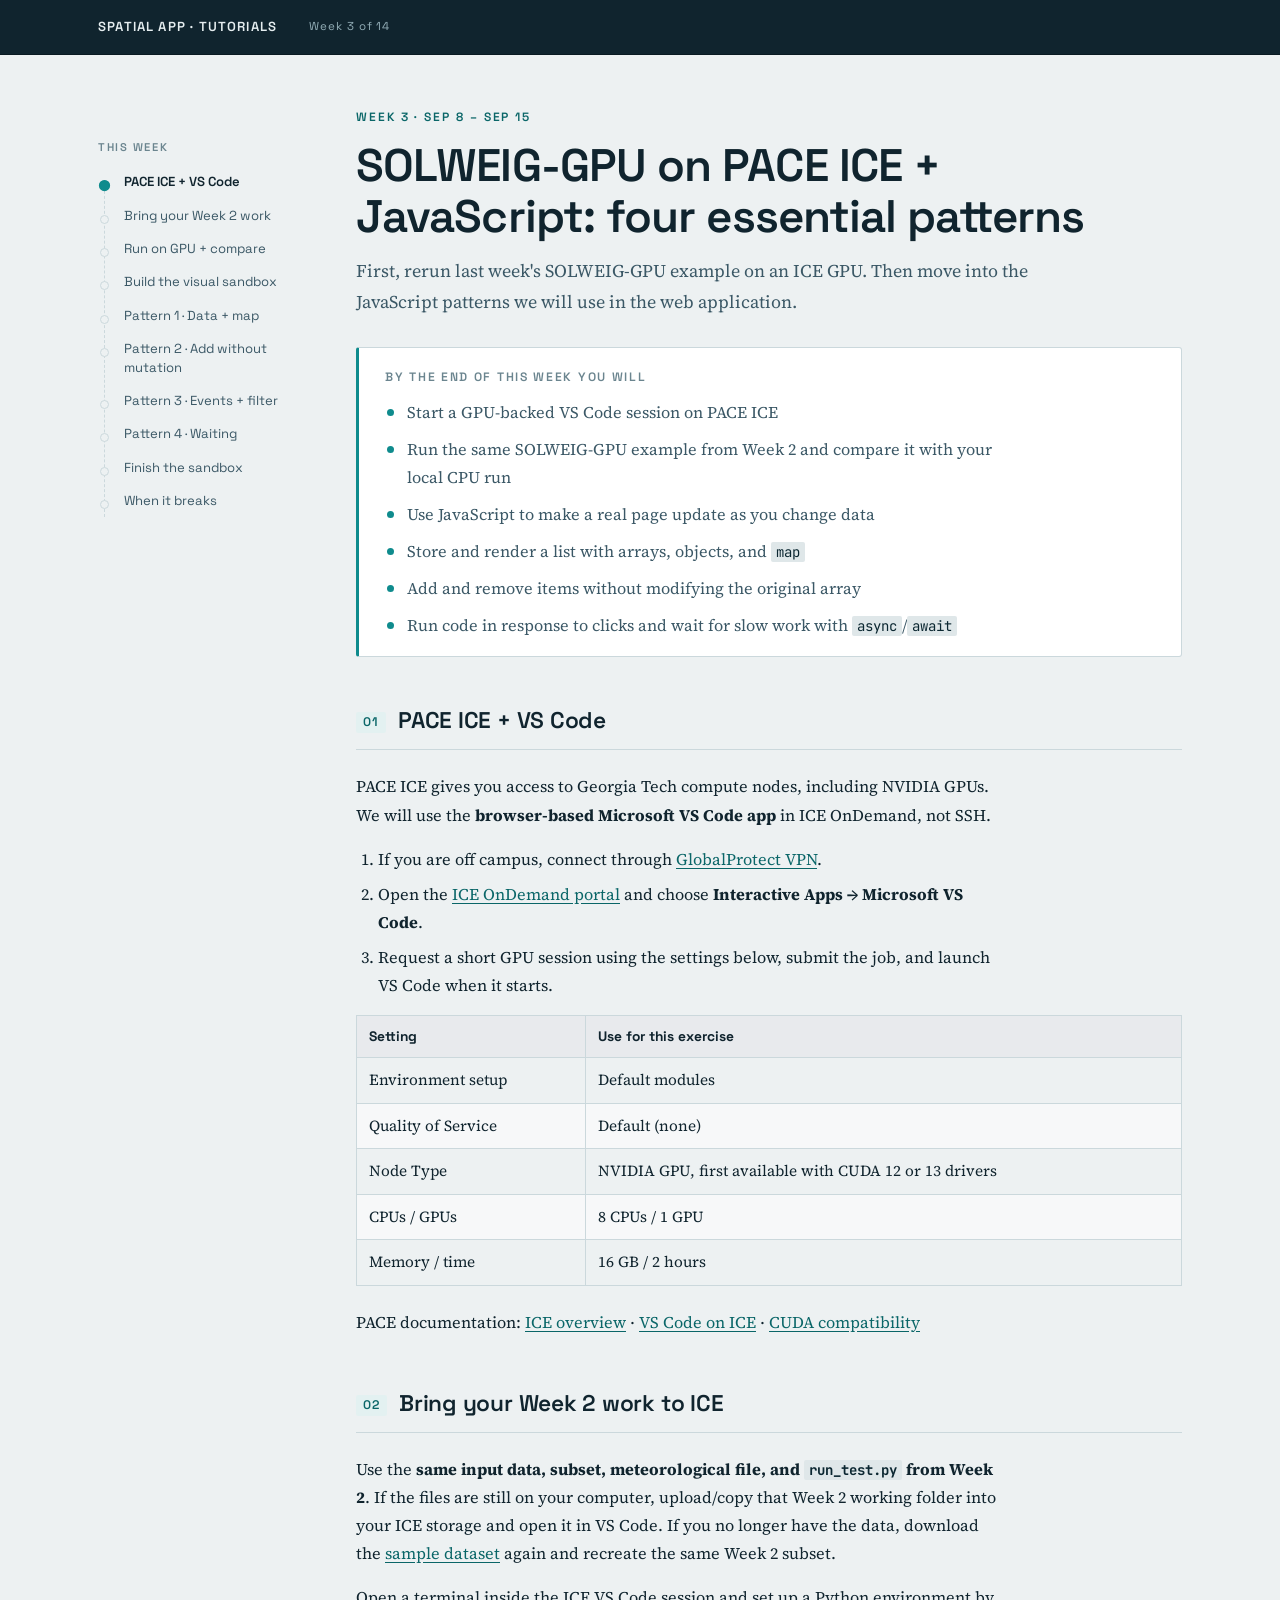
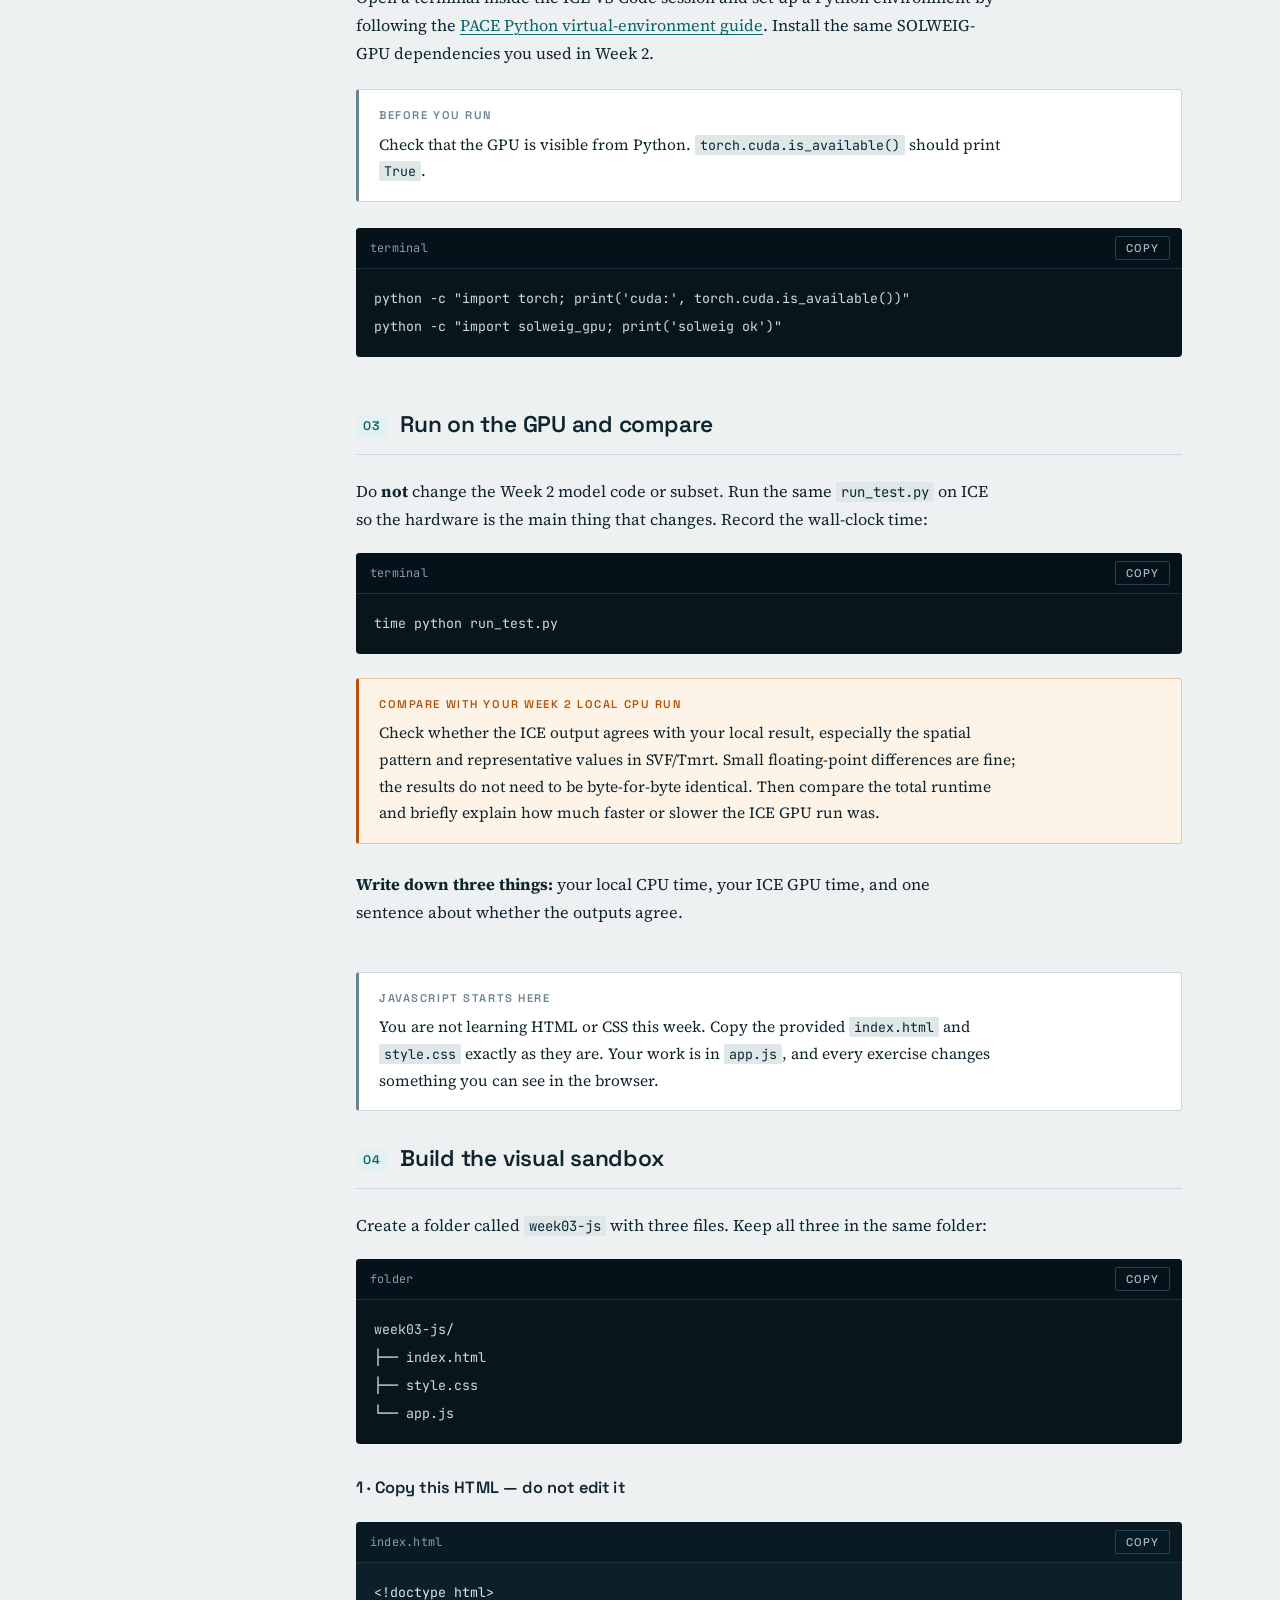
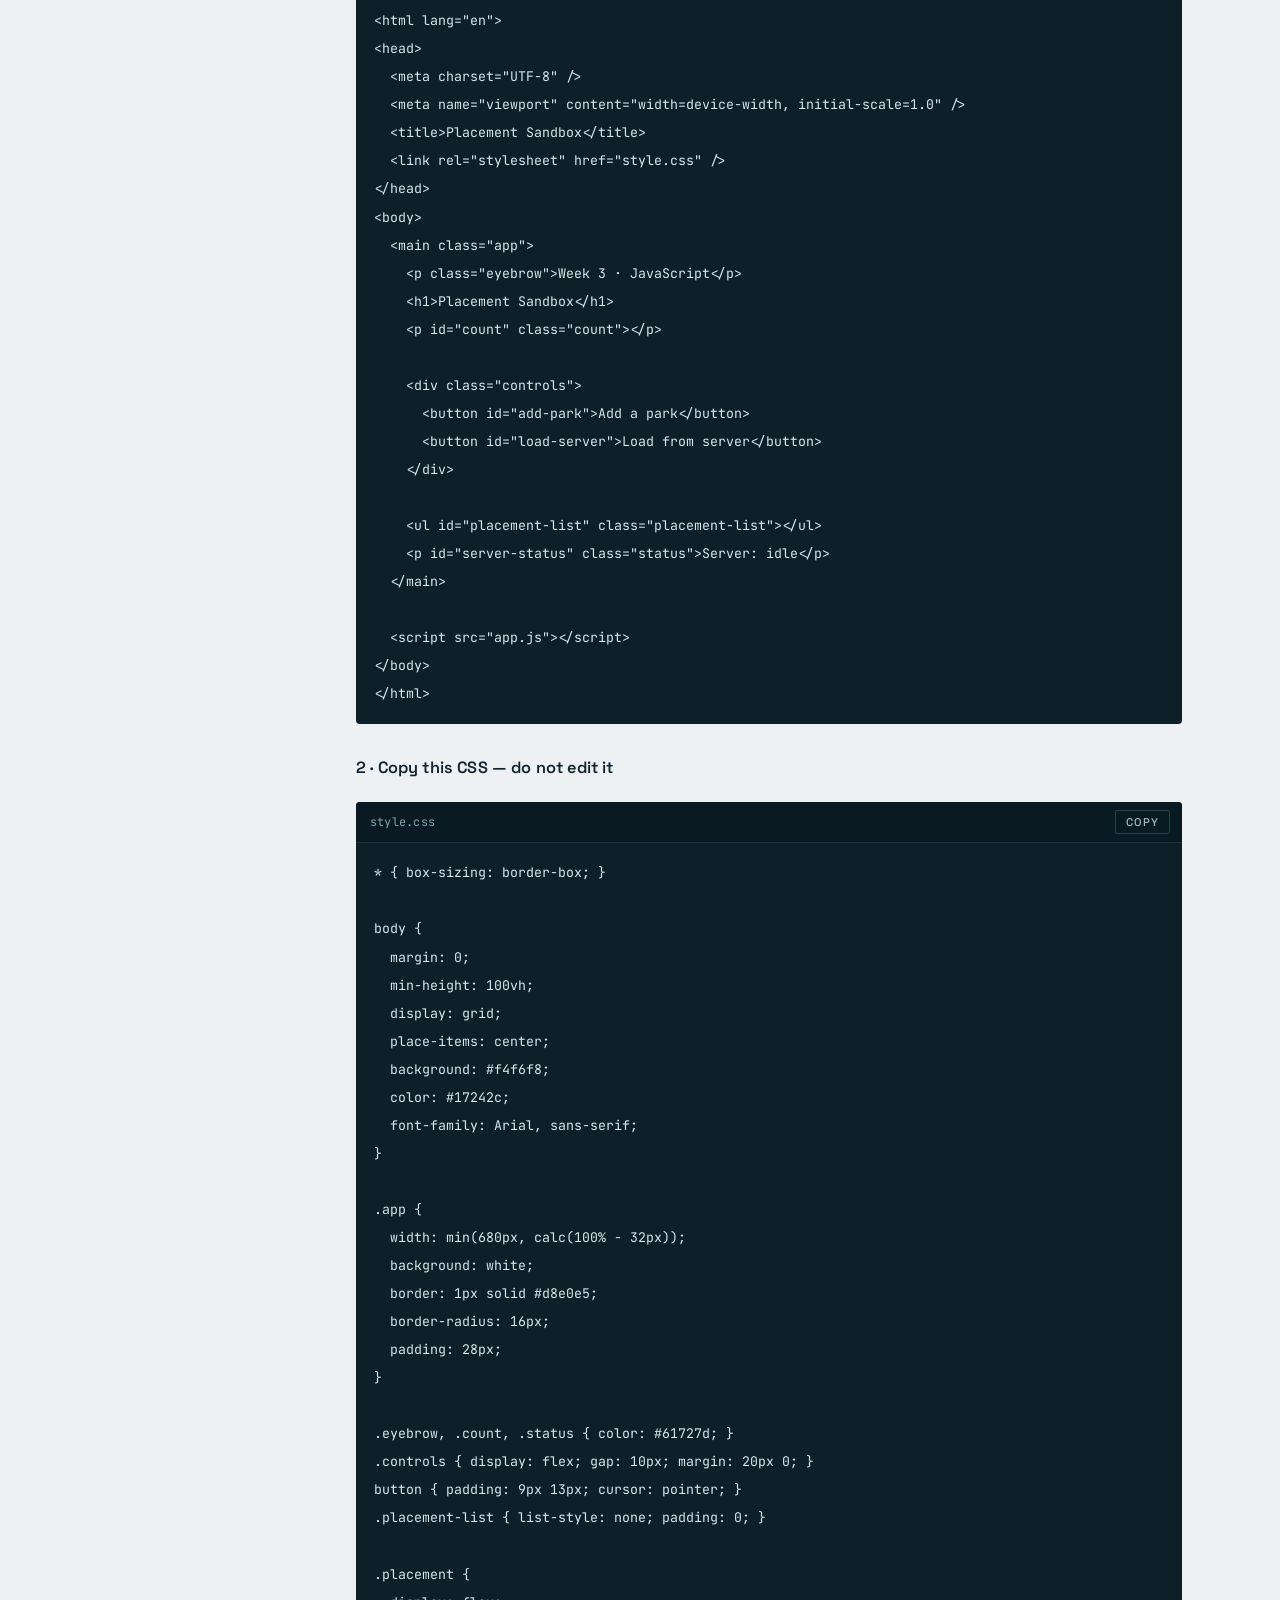
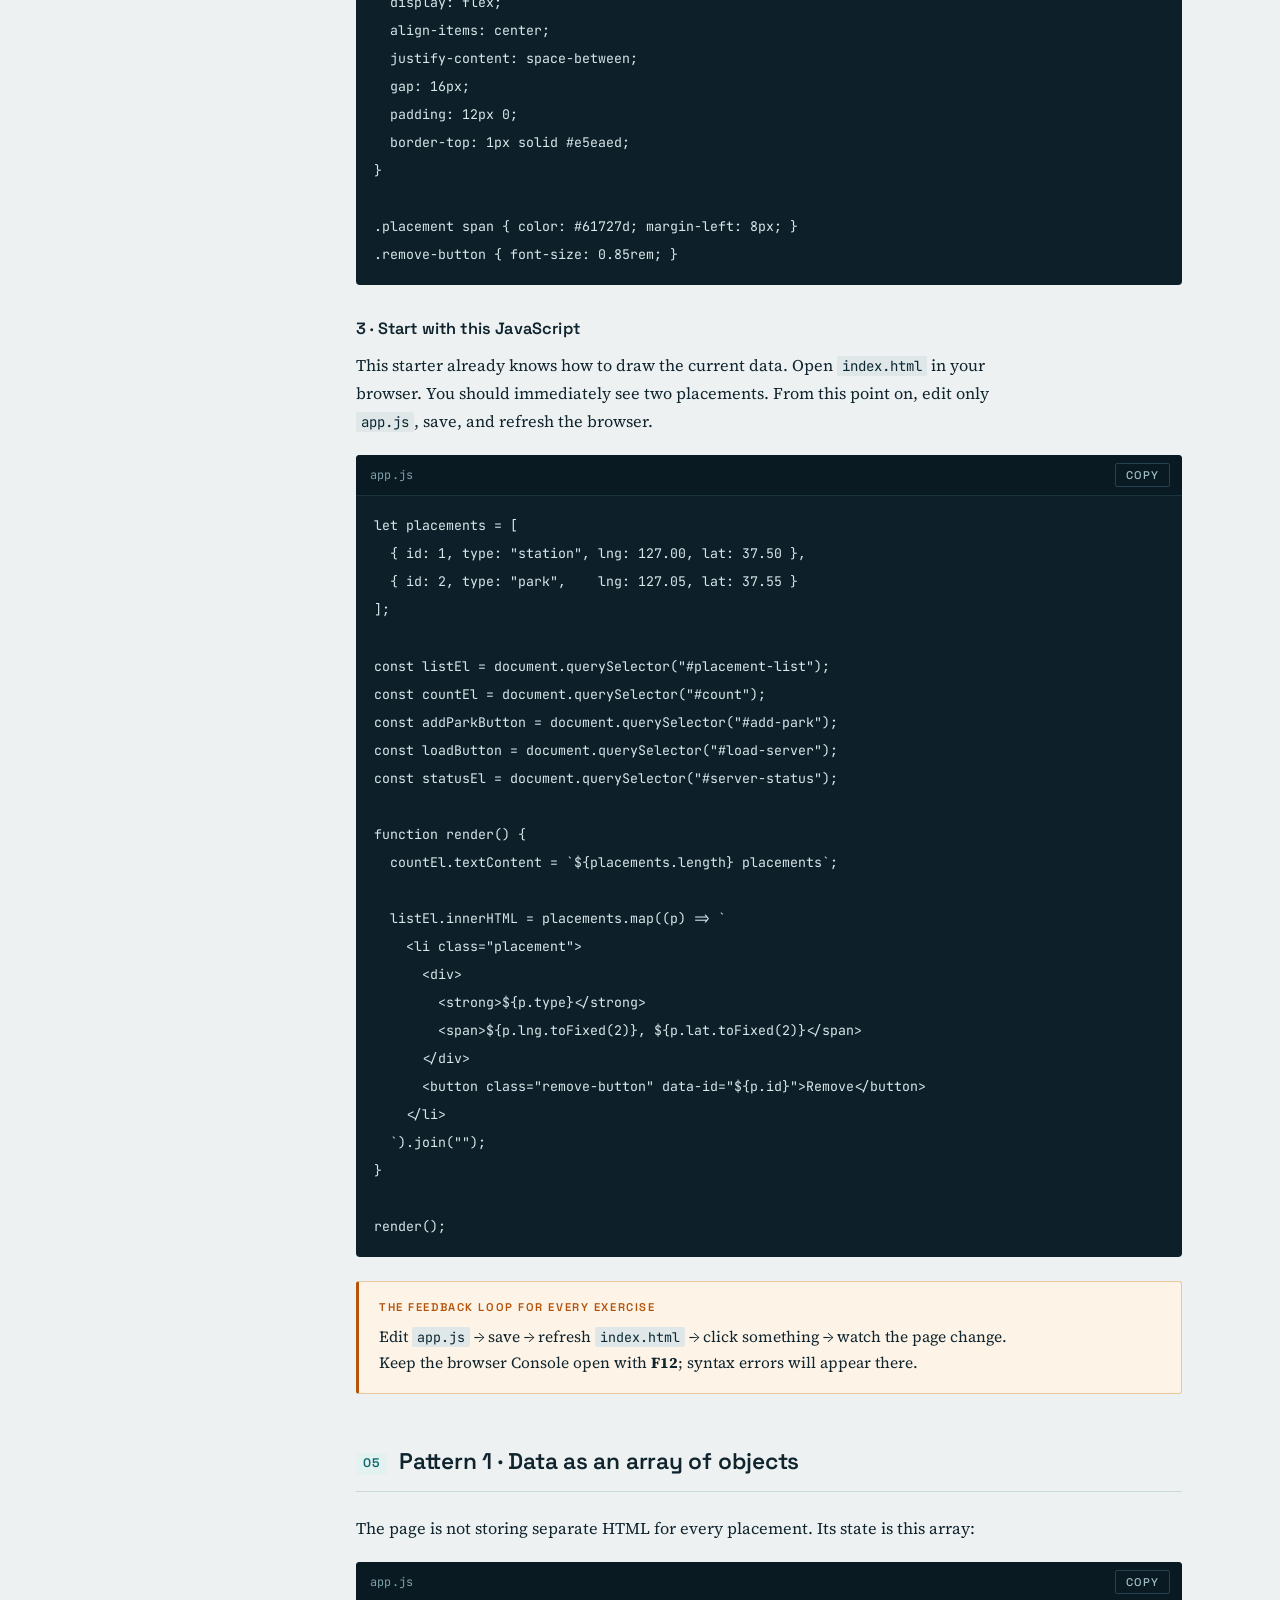
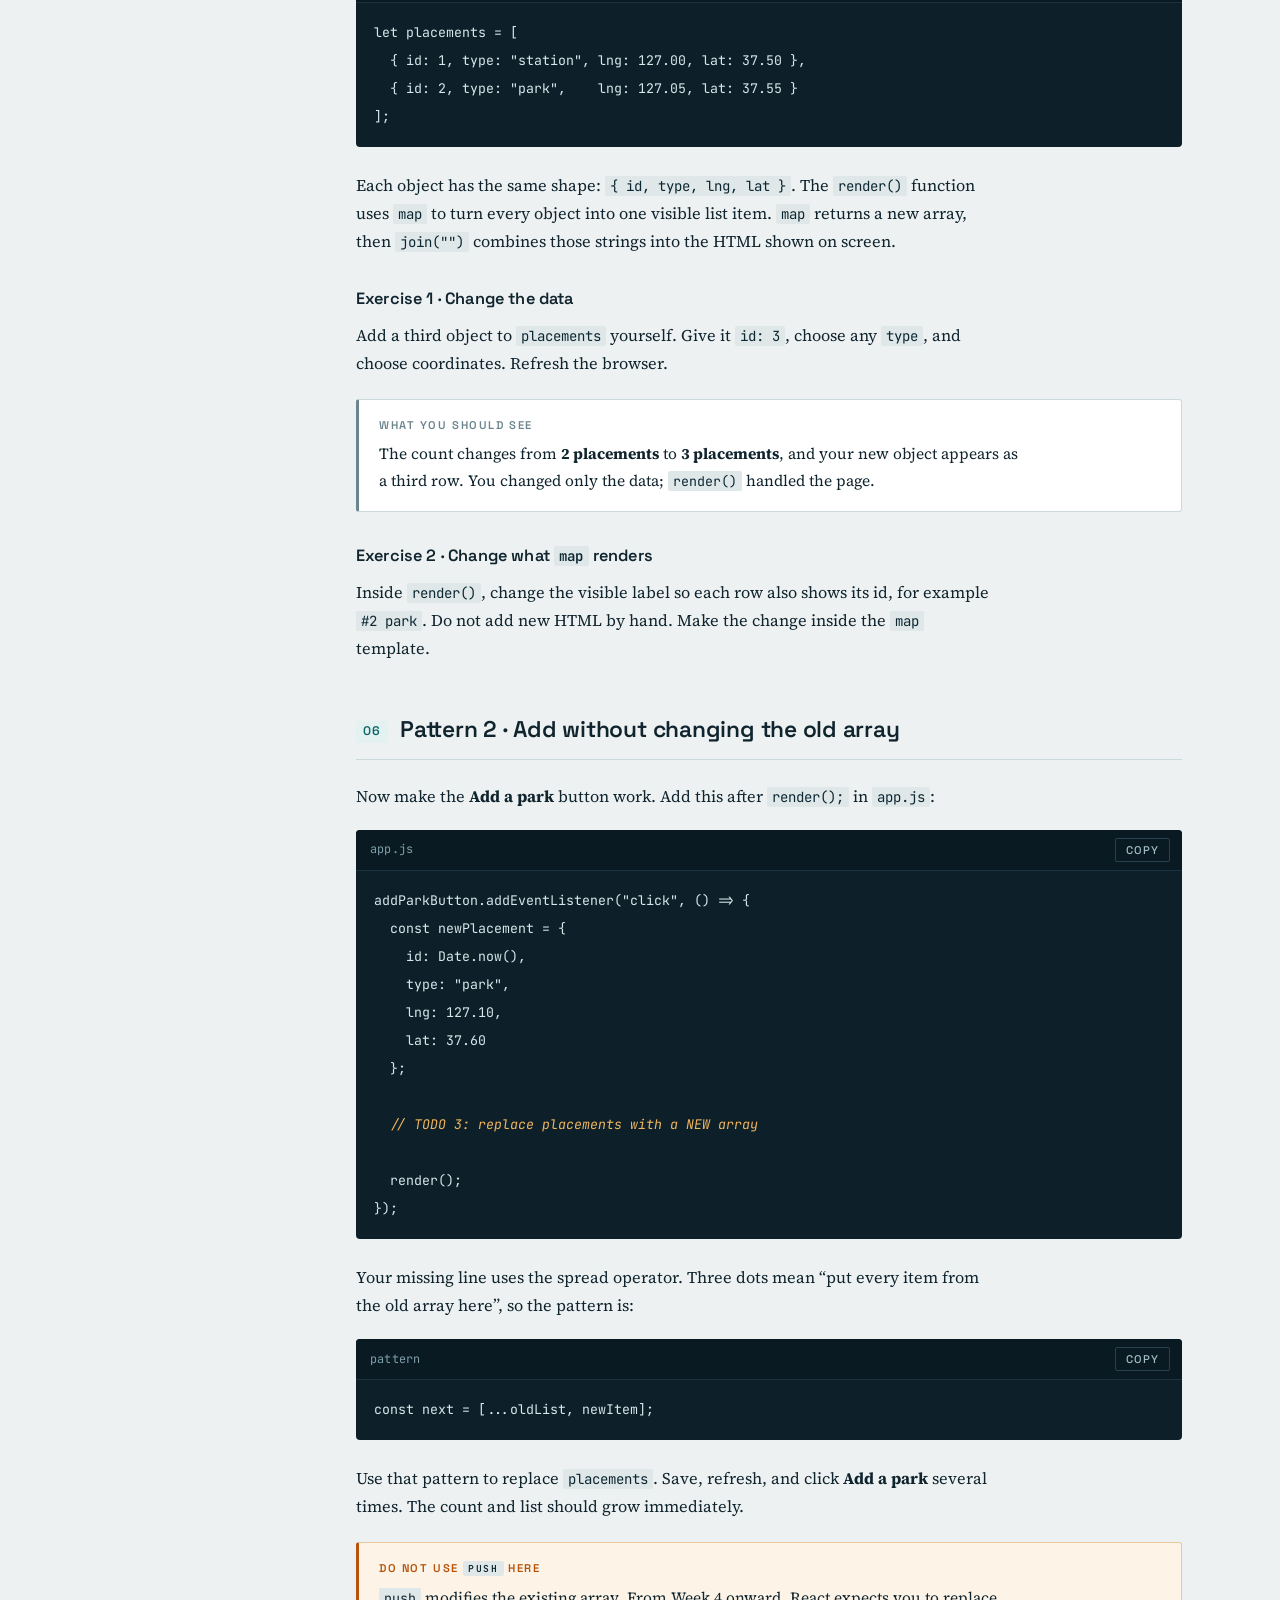
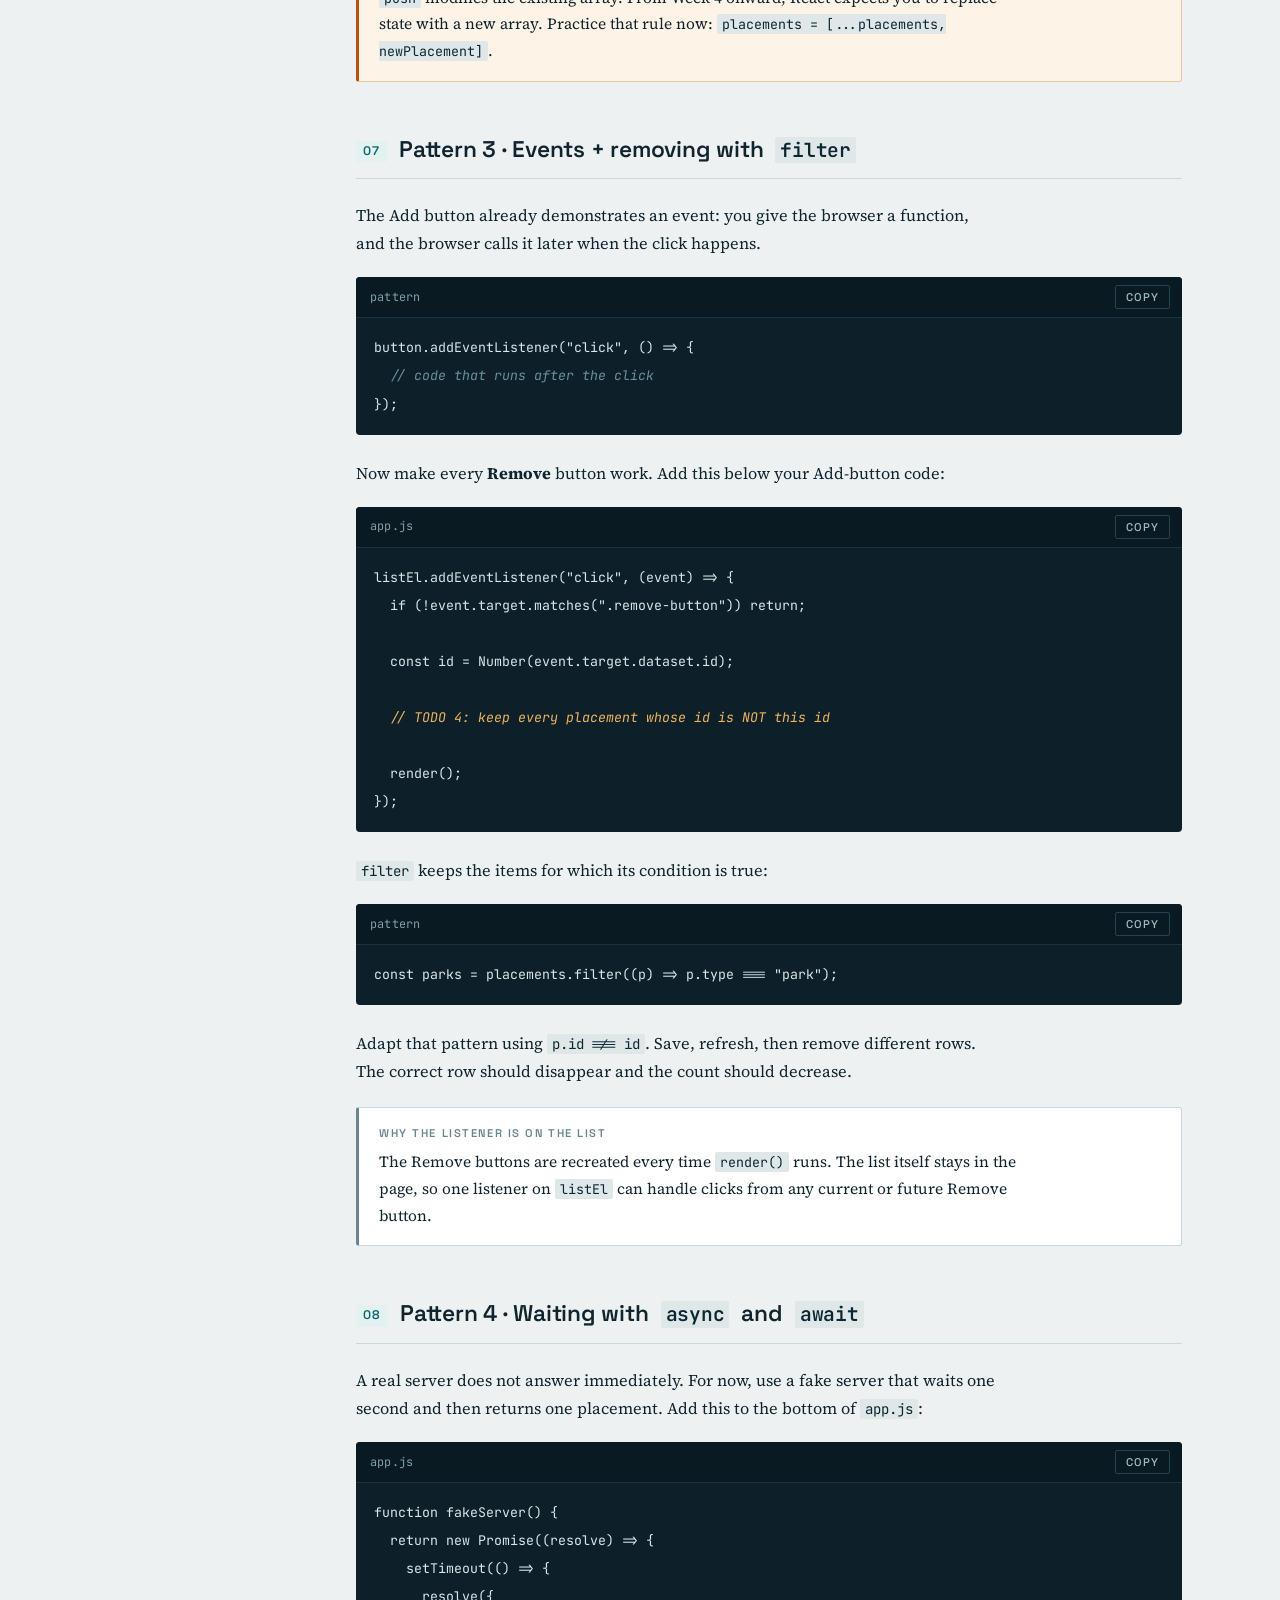
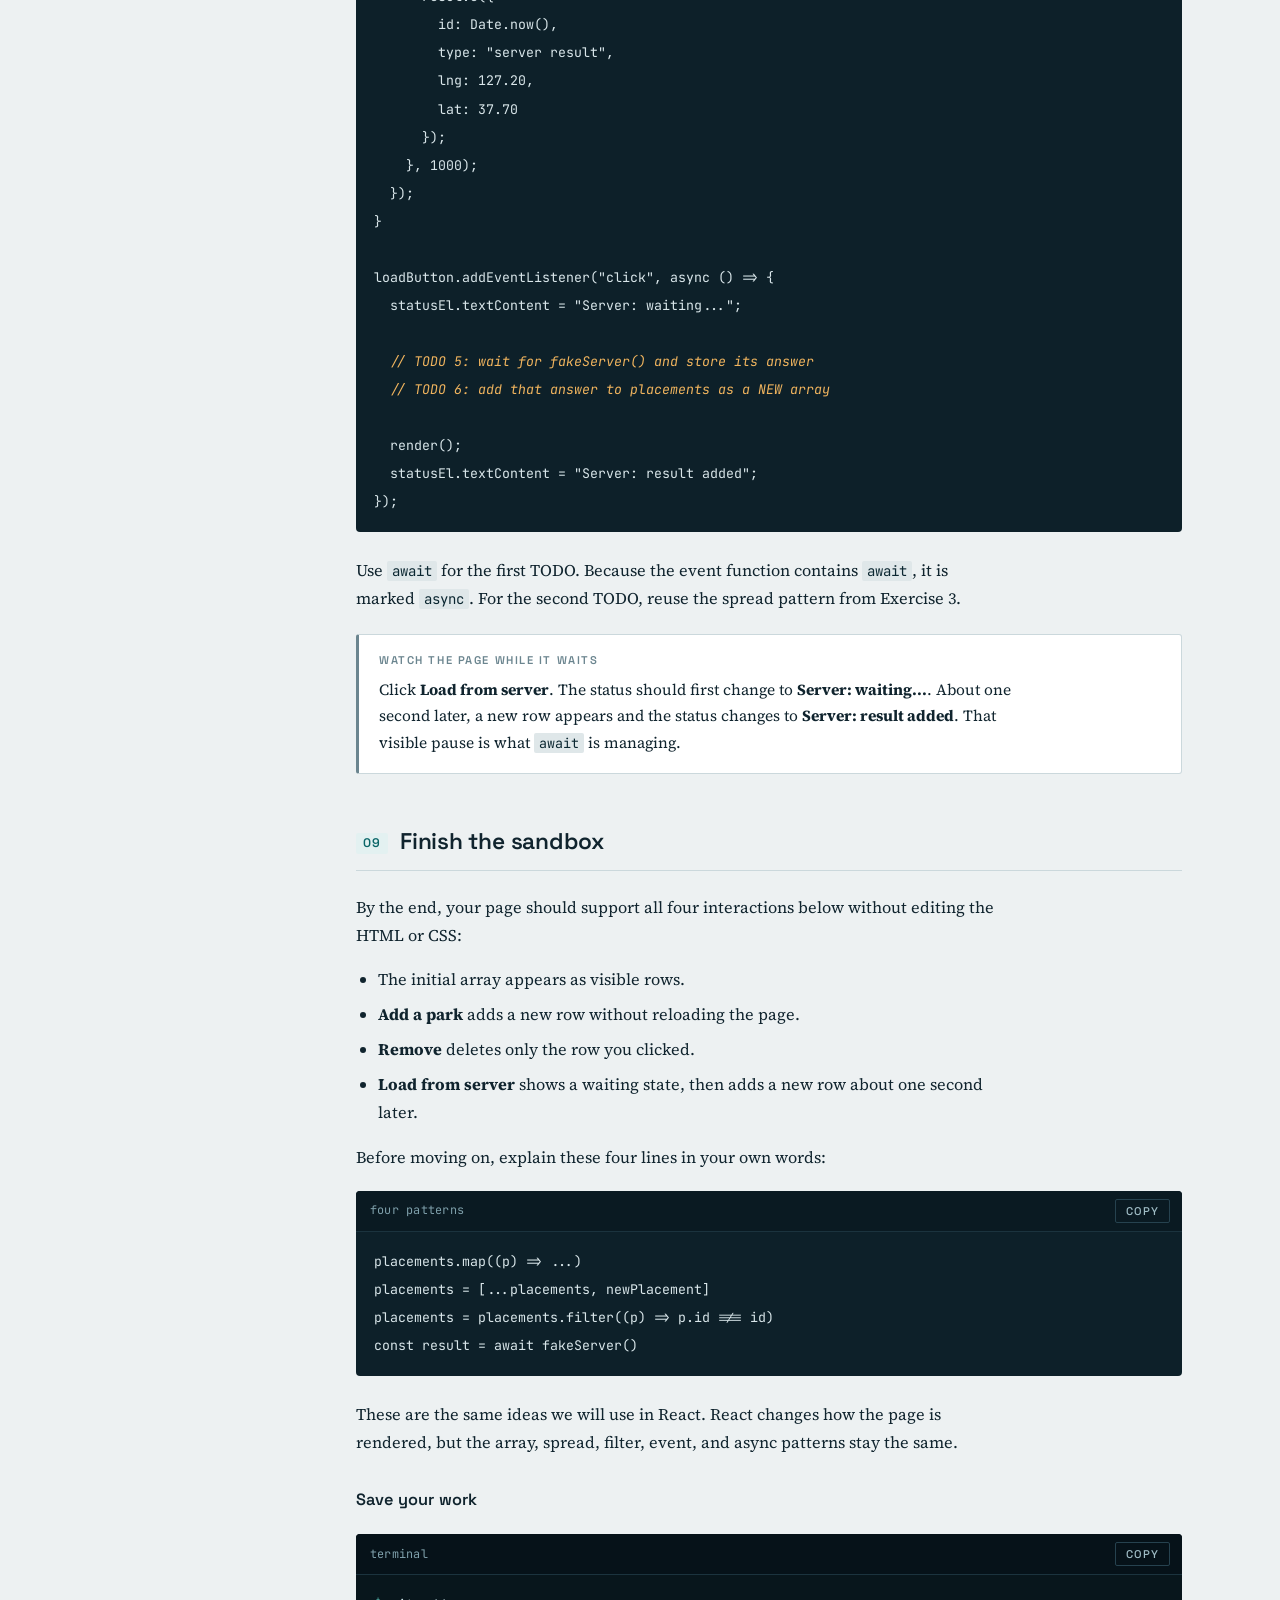
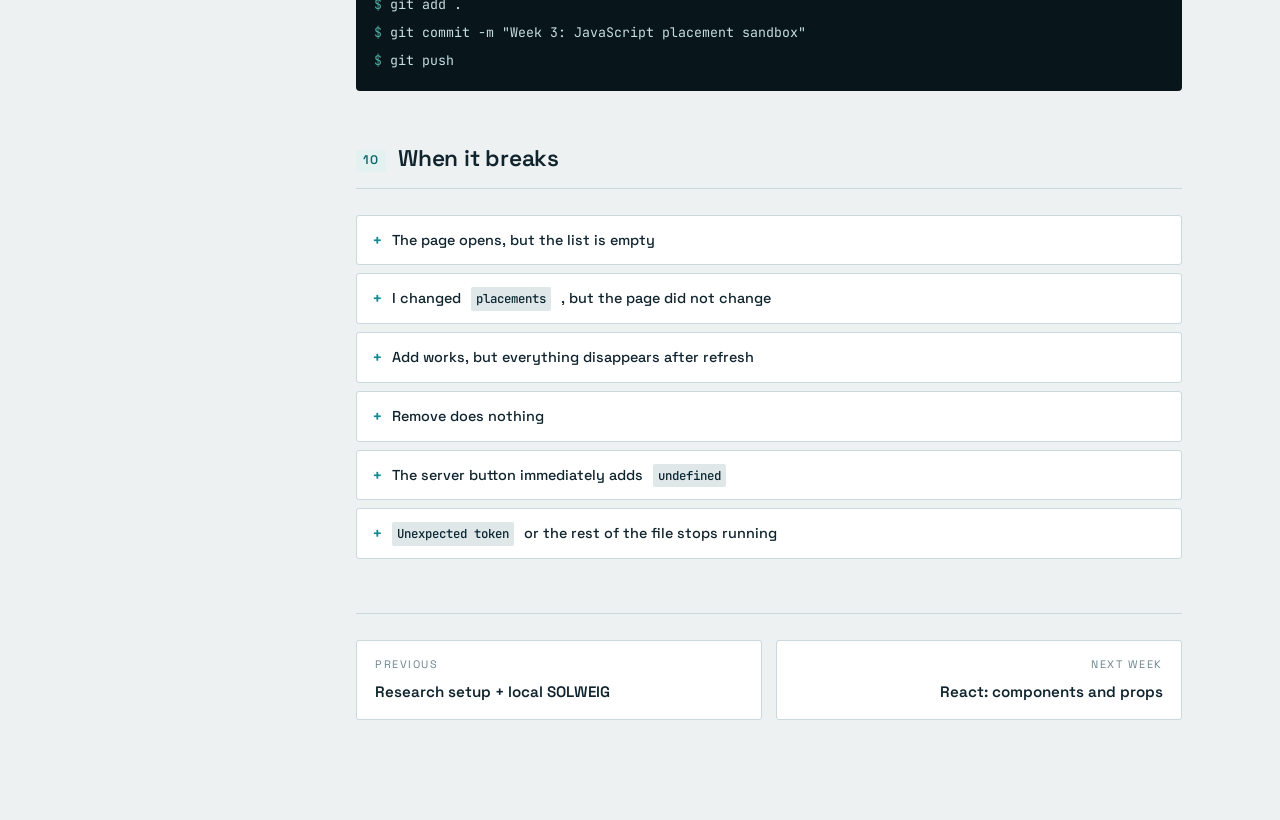
<file: week03.html>
<!DOCTYPE html>
<html lang="en">
<head>
<meta charset="utf-8">
<meta name="viewport" content="width=device-width,initial-scale=1">
<title>Week 3 — PACE ICE + JavaScript</title>
<link rel="preconnect" href="https://fonts.googleapis.com">
<link rel="preconnect" href="https://fonts.gstatic.com" crossorigin>
<link href="https://fonts.googleapis.com/css2?family=Space+Grotesk:wght@400;500;600;700&family=Source+Serif+4:opsz,wght@8..60,400;8..60,600;8..60,700&family=JetBrains+Mono:wght@400;500&display=swap" rel="stylesheet">
<link rel="stylesheet" href="assets/style.css">
</head>
<body>

<header class="topbar">
  <div class="topbar-inner">
    <a class="brand" href="index.html">Spatial App · Tutorials</a>
    <span class="ticks-label">Week 3 of 14</span>
  </div>
</header>

<div class="shell">
<div class="layout">

  <nav class="spine" aria-label="On this page">
    <p class="spine-title">This week</p>
    <ol>
      <li><a href="#pace">PACE ICE + VS Code</a></li>
      <li><a href="#pace-data">Bring your Week 2 work</a></li>
      <li><a href="#pace-run">Run on GPU + compare</a></li>
      <li><a href="#js-setup">Build the visual sandbox</a></li>
      <li><a href="#data">Pattern 1 · Data + map</a></li>
      <li><a href="#change">Pattern 2 · Add without mutation</a></li>
      <li><a href="#events">Pattern 3 · Events + filter</a></li>
      <li><a href="#async">Pattern 4 · Waiting</a></li>
      <li><a href="#practice">Finish the sandbox</a></li>
      <li><a href="#broken">When it breaks</a></li>
    </ol>
  </nav>

  <main class="content">

    <div class="page-head">
      <p class="eyebrow">Week 3 · Sep 8 – Sep 15</p>
      <h1>SOLWEIG-GPU on PACE ICE + JavaScript: four essential patterns</h1>
      <p class="dek">First, rerun last week's SOLWEIG-GPU example on an ICE GPU. Then move into the JavaScript patterns we will use in the web application.</p>
    </div>

    <div class="goals">
      <h2>By the end of this week you will</h2>
      <ul>
        <li>Start a GPU-backed VS Code session on PACE ICE</li>
        <li>Run the same SOLWEIG-GPU example from Week 2 and compare it with your local CPU run</li>
        <li>Use JavaScript to make a real page update as you change data</li>
        <li>Store and render a list with arrays, objects, and <code>map</code></li>
        <li>Add and remove items without modifying the original array</li>
        <li>Run code in response to clicks and wait for slow work with <code>async</code>/<code>await</code></li>
      </ul>
    </div>

    <!-- ============================================ -->
    <section id="pace">
      <h2><span class="n">01</span> PACE ICE + VS Code</h2>
      <hr class="h2-rule">
      <p>PACE ICE gives you access to Georgia Tech compute nodes, including NVIDIA GPUs. We will use the <strong>browser-based Microsoft VS Code app</strong> in ICE OnDemand, not SSH.</p>

      <ol>
        <li>If you are off campus, connect through <a href="https://gatech.service-now.com/home?id=kb_article_view&amp;sysparm_article=KB0026837" target="_blank" rel="noopener">GlobalProtect VPN</a>.</li>
        <li>Open the <a href="https://ondemand-ice.pace.gatech.edu/pun/sys/dashboard" target="_blank" rel="noopener">ICE OnDemand portal</a> and choose <strong>Interactive Apps → Microsoft VS Code</strong>.</li>
        <li>Request a short GPU session using the settings below, submit the job, and launch VS Code when it starts.</li>
      </ol>

      <table style="width:100%;border-collapse:collapse;font-size:0.96rem;margin:16px 0 22px">
        <tr style="background:#E8EAED">
          <th style="text-align:left;padding:9px 12px;border:1px solid #CBD8DC;font-family:var(--font-display);font-size:0.86rem">Setting</th>
          <th style="text-align:left;padding:9px 12px;border:1px solid #CBD8DC;font-family:var(--font-display);font-size:0.86rem">Use for this exercise</th>
        </tr>
        <tr><td style="padding:9px 12px;border:1px solid #CBD8DC">Environment setup</td><td style="padding:9px 12px;border:1px solid #CBD8DC">Default modules</td></tr>
        <tr style="background:#F7F8F9"><td style="padding:9px 12px;border:1px solid #CBD8DC">Quality of Service</td><td style="padding:9px 12px;border:1px solid #CBD8DC">Default (none)</td></tr>
        <tr><td style="padding:9px 12px;border:1px solid #CBD8DC">Node Type</td><td style="padding:9px 12px;border:1px solid #CBD8DC">NVIDIA GPU, first available with CUDA 12 or 13 drivers</td></tr>
        <tr style="background:#F7F8F9"><td style="padding:9px 12px;border:1px solid #CBD8DC">CPUs / GPUs</td><td style="padding:9px 12px;border:1px solid #CBD8DC">8 CPUs / 1 GPU</td></tr>
        <tr><td style="padding:9px 12px;border:1px solid #CBD8DC">Memory / time</td><td style="padding:9px 12px;border:1px solid #CBD8DC">16 GB / 2 hours</td></tr>
      </table>

      <p>PACE documentation: <a href="https://gatech.service-now.com/home?id=kb_article_view&amp;sysparm_article=KB0042102" target="_blank" rel="noopener">ICE overview</a> · <a href="https://gatech.service-now.com/home?id=kb_article_view&amp;sysparm_article=KB0044712" target="_blank" rel="noopener">VS Code on ICE</a> · <a href="https://gatech.service-now.com/home?id=kb_article_view&amp;sysparm_article=KB0045058" target="_blank" rel="noopener">CUDA compatibility</a></p>
    </section>

    <!-- ============================================ -->
    <section id="pace-data">
      <h2><span class="n">02</span> Bring your Week 2 work to ICE</h2>
      <hr class="h2-rule">
      <p>Use the <strong>same input data, subset, meteorological file, and <code>run_test.py</code> from Week 2</strong>. If the files are still on your computer, upload/copy that Week 2 working folder into your ICE storage and open it in VS Code. If you no longer have the data, download the <a href="https://zenodo.org/records/21081622" target="_blank" rel="noopener">sample dataset</a> again and recreate the same Week 2 subset.</p>

      <p>Open a terminal inside the ICE VS Code session and set up a Python environment by following the <a href="https://gatech.service-now.com/home?id=kb_article_view&amp;sysparm_article=KB0044520" target="_blank" rel="noopener">PACE Python virtual-environment guide</a>. Install the same SOLWEIG-GPU dependencies you used in Week 2.</p>

      <div class="note">
        <span class="lbl">Before you run</span>
        <p>Check that the GPU is visible from Python. <code>torch.cuda.is_available()</code> should print <code>True</code>.</p>
      </div>

      <figure class="code term" data-file="terminal">
<pre><code>python -c "import torch; print('cuda:', torch.cuda.is_available())"
python -c "import solweig_gpu; print('solweig ok')"</code></pre>
      </figure>
    </section>

    <!-- ============================================ -->
    <section id="pace-run">
      <h2><span class="n">03</span> Run on the GPU and compare</h2>
      <hr class="h2-rule">
      <p>Do <strong>not</strong> change the Week 2 model code or subset. Run the same <code>run_test.py</code> on ICE so the hardware is the main thing that changes. Record the wall-clock time:</p>

      <figure class="code term" data-file="terminal">
<pre><code>time python run_test.py</code></pre>
      </figure>

      <div class="warn">
        <span class="lbl">Compare with your Week 2 local CPU run</span>
        <p>Check whether the ICE output agrees with your local result, especially the spatial pattern and representative values in SVF/Tmrt. Small floating-point differences are fine; the results do not need to be byte-for-byte identical. Then compare the total runtime and briefly explain how much faster or slower the ICE GPU run was.</p>
      </div>

      <p><strong>Write down three things:</strong> your local CPU time, your ICE GPU time, and one sentence about whether the outputs agree.</p>
    </section>

    <div class="note">
      <span class="lbl">JavaScript starts here</span>
      <p>You are not learning HTML or CSS this week. Copy the provided <code>index.html</code> and <code>style.css</code> exactly as they are. Your work is in <code>app.js</code>, and every exercise changes something you can see in the browser.</p>
    </div>

    <!-- ============================================ -->
    <section id="js-setup">
      <h2><span class="n">04</span> Build the visual sandbox</h2>
      <hr class="h2-rule">
      <p>Create a folder called <code>week03-js</code> with three files. Keep all three in the same folder:</p>

      <figure class="code term" data-file="folder">
<pre><code>week03-js/
├── index.html
├── style.css
└── app.js</code></pre>
      </figure>

      <h3>1 · Copy this HTML — do not edit it</h3>
      <figure class="code" data-file="index.html">
<pre><code>&lt;!doctype html&gt;
&lt;html lang="en"&gt;
&lt;head&gt;
  &lt;meta charset="UTF-8" /&gt;
  &lt;meta name="viewport" content="width=device-width, initial-scale=1.0" /&gt;
  &lt;title&gt;Placement Sandbox&lt;/title&gt;
  &lt;link rel="stylesheet" href="style.css" /&gt;
&lt;/head&gt;
&lt;body&gt;
  &lt;main class="app"&gt;
    &lt;p class="eyebrow"&gt;Week 3 · JavaScript&lt;/p&gt;
    &lt;h1&gt;Placement Sandbox&lt;/h1&gt;
    &lt;p id="count" class="count"&gt;&lt;/p&gt;

    &lt;div class="controls"&gt;
      &lt;button id="add-park"&gt;Add a park&lt;/button&gt;
      &lt;button id="load-server"&gt;Load from server&lt;/button&gt;
    &lt;/div&gt;

    &lt;ul id="placement-list" class="placement-list"&gt;&lt;/ul&gt;
    &lt;p id="server-status" class="status"&gt;Server: idle&lt;/p&gt;
  &lt;/main&gt;

  &lt;script src="app.js"&gt;&lt;/script&gt;
&lt;/body&gt;
&lt;/html&gt;</code></pre>
      </figure>

      <h3>2 · Copy this CSS — do not edit it</h3>
      <figure class="code" data-file="style.css">
<pre><code>* { box-sizing: border-box; }

body {
  margin: 0;
  min-height: 100vh;
  display: grid;
  place-items: center;
  background: #f4f6f8;
  color: #17242c;
  font-family: Arial, sans-serif;
}

.app {
  width: min(680px, calc(100% - 32px));
  background: white;
  border: 1px solid #d8e0e5;
  border-radius: 16px;
  padding: 28px;
}

.eyebrow, .count, .status { color: #61727d; }
.controls { display: flex; gap: 10px; margin: 20px 0; }
button { padding: 9px 13px; cursor: pointer; }
.placement-list { list-style: none; padding: 0; }

.placement {
  display: flex;
  align-items: center;
  justify-content: space-between;
  gap: 16px;
  padding: 12px 0;
  border-top: 1px solid #e5eaed;
}

.placement span { color: #61727d; margin-left: 8px; }
.remove-button { font-size: 0.85rem; }</code></pre>
      </figure>

      <h3>3 · Start with this JavaScript</h3>
      <p>This starter already knows how to draw the current data. Open <code>index.html</code> in your browser. You should immediately see two placements. From this point on, edit only <code>app.js</code>, save, and refresh the browser.</p>

      <figure class="code" data-file="app.js">
<pre><code>let placements = [
  { id: 1, type: "station", lng: 127.00, lat: 37.50 },
  { id: 2, type: "park",    lng: 127.05, lat: 37.55 }
];

const listEl = document.querySelector("#placement-list");
const countEl = document.querySelector("#count");
const addParkButton = document.querySelector("#add-park");
const loadButton = document.querySelector("#load-server");
const statusEl = document.querySelector("#server-status");

function render() {
  countEl.textContent = `${placements.length} placements`;

  listEl.innerHTML = placements.map((p) =&gt; `
    &lt;li class="placement"&gt;
      &lt;div&gt;
        &lt;strong&gt;${p.type}&lt;/strong&gt;
        &lt;span&gt;${p.lng.toFixed(2)}, ${p.lat.toFixed(2)}&lt;/span&gt;
      &lt;/div&gt;
      &lt;button class="remove-button" data-id="${p.id}"&gt;Remove&lt;/button&gt;
    &lt;/li&gt;
  `).join("");
}

render();</code></pre>
      </figure>

      <div class="warn">
        <span class="lbl">The feedback loop for every exercise</span>
        <p>Edit <code>app.js</code> → save → refresh <code>index.html</code> → click something → watch the page change. Keep the browser Console open with <strong>F12</strong>; syntax errors will appear there.</p>
      </div>
    </section>

    <!-- ============================================ -->
    <section id="data">
      <h2><span class="n">05</span> Pattern 1 · Data as an array of objects</h2>
      <hr class="h2-rule">
      <p>The page is not storing separate HTML for every placement. Its state is this array:</p>

      <figure class="code" data-file="app.js">
<pre><code>let placements = [
  { id: 1, type: "station", lng: 127.00, lat: 37.50 },
  { id: 2, type: "park",    lng: 127.05, lat: 37.55 }
];</code></pre>
      </figure>

      <p>Each object has the same shape: <code>{ id, type, lng, lat }</code>. The <code>render()</code> function uses <code>map</code> to turn every object into one visible list item. <code>map</code> returns a new array, then <code>join("")</code> combines those strings into the HTML shown on screen.</p>

      <h3>Exercise 1 · Change the data</h3>
      <p>Add a third object to <code>placements</code> yourself. Give it <code>id: 3</code>, choose any <code>type</code>, and choose coordinates. Refresh the browser.</p>

      <div class="note">
        <span class="lbl">What you should see</span>
        <p>The count changes from <strong>2 placements</strong> to <strong>3 placements</strong>, and your new object appears as a third row. You changed only the data; <code>render()</code> handled the page.</p>
      </div>

      <h3>Exercise 2 · Change what <code>map</code> renders</h3>
      <p>Inside <code>render()</code>, change the visible label so each row also shows its id, for example <code>#2 park</code>. Do not add new HTML by hand. Make the change inside the <code>map</code> template.</p>
    </section>

    <!-- ============================================ -->
    <section id="change">
      <h2><span class="n">06</span> Pattern 2 · Add without changing the old array</h2>
      <hr class="h2-rule">
      <p>Now make the <strong>Add a park</strong> button work. Add this after <code>render();</code> in <code>app.js</code>:</p>

      <figure class="code" data-file="app.js">
<pre><code>addParkButton.addEventListener("click", () =&gt; {
  const newPlacement = {
    id: Date.now(),
    type: "park",
    lng: 127.10,
    lat: 37.60
  };

  <span class="todo">// TODO 3: replace placements with a NEW array</span>

  render();
});</code></pre>
      </figure>

      <p>Your missing line uses the spread operator. Three dots mean “put every item from the old array here”, so the pattern is:</p>

      <figure class="code" data-file="pattern">
<pre><code>const next = [...oldList, newItem];</code></pre>
      </figure>

      <p>Use that pattern to replace <code>placements</code>. Save, refresh, and click <strong>Add a park</strong> several times. The count and list should grow immediately.</p>

      <div class="warn">
        <span class="lbl">Do not use <code>push</code> here</span>
        <p><code>push</code> modifies the existing array. From Week 4 onward, React expects you to replace state with a new array. Practice that rule now: <code>placements = [...placements, newPlacement]</code>.</p>
      </div>
    </section>

    <!-- ============================================ -->
    <section id="events">
      <h2><span class="n">07</span> Pattern 3 · Events + removing with <code>filter</code></h2>
      <hr class="h2-rule">
      <p>The Add button already demonstrates an event: you give the browser a function, and the browser calls it later when the click happens.</p>

      <figure class="code" data-file="pattern">
<pre><code>button.addEventListener("click", () =&gt; {
  <span class="cm">// code that runs after the click</span>
});</code></pre>
      </figure>

      <p>Now make every <strong>Remove</strong> button work. Add this below your Add-button code:</p>

      <figure class="code" data-file="app.js">
<pre><code>listEl.addEventListener("click", (event) =&gt; {
  if (!event.target.matches(".remove-button")) return;

  const id = Number(event.target.dataset.id);

  <span class="todo">// TODO 4: keep every placement whose id is NOT this id</span>

  render();
});</code></pre>
      </figure>

      <p><code>filter</code> keeps the items for which its condition is true:</p>

      <figure class="code" data-file="pattern">
<pre><code>const parks = placements.filter((p) =&gt; p.type === "park");</code></pre>
      </figure>

      <p>Adapt that pattern using <code>p.id !== id</code>. Save, refresh, then remove different rows. The correct row should disappear and the count should decrease.</p>

      <div class="note">
        <span class="lbl">Why the listener is on the list</span>
        <p>The Remove buttons are recreated every time <code>render()</code> runs. The list itself stays in the page, so one listener on <code>listEl</code> can handle clicks from any current or future Remove button.</p>
      </div>
    </section>

    <!-- ============================================ -->
    <section id="async">
      <h2><span class="n">08</span> Pattern 4 · Waiting with <code>async</code> and <code>await</code></h2>
      <hr class="h2-rule">
      <p>A real server does not answer immediately. For now, use a fake server that waits one second and then returns one placement. Add this to the bottom of <code>app.js</code>:</p>

      <figure class="code" data-file="app.js">
<pre><code>function fakeServer() {
  return new Promise((resolve) =&gt; {
    setTimeout(() =&gt; {
      resolve({
        id: Date.now(),
        type: "server result",
        lng: 127.20,
        lat: 37.70
      });
    }, 1000);
  });
}

loadButton.addEventListener("click", async () =&gt; {
  statusEl.textContent = "Server: waiting...";

  <span class="todo">// TODO 5: wait for fakeServer() and store its answer</span>
  <span class="todo">// TODO 6: add that answer to placements as a NEW array</span>

  render();
  statusEl.textContent = "Server: result added";
});</code></pre>
      </figure>

      <p>Use <code>await</code> for the first TODO. Because the event function contains <code>await</code>, it is marked <code>async</code>. For the second TODO, reuse the spread pattern from Exercise 3.</p>

      <div class="note">
        <span class="lbl">Watch the page while it waits</span>
        <p>Click <strong>Load from server</strong>. The status should first change to <strong>Server: waiting...</strong>. About one second later, a new row appears and the status changes to <strong>Server: result added</strong>. That visible pause is what <code>await</code> is managing.</p>
      </div>
    </section>

    <!-- ============================================ -->
    <section id="practice">
      <h2><span class="n">09</span> Finish the sandbox</h2>
      <hr class="h2-rule">
      <p>By the end, your page should support all four interactions below without editing the HTML or CSS:</p>
      <ul>
        <li>The initial array appears as visible rows.</li>
        <li><strong>Add a park</strong> adds a new row without reloading the page.</li>
        <li><strong>Remove</strong> deletes only the row you clicked.</li>
        <li><strong>Load from server</strong> shows a waiting state, then adds a new row about one second later.</li>
      </ul>

      <p>Before moving on, explain these four lines in your own words:</p>

      <figure class="code" data-file="four patterns">
<pre><code>placements.map((p) =&gt; ...)
placements = [...placements, newPlacement]
placements = placements.filter((p) =&gt; p.id !== id)
const result = await fakeServer()</code></pre>
      </figure>

      <p>These are the same ideas we will use in React. React changes how the page is rendered, but the array, spread, filter, event, and async patterns stay the same.</p>

      <h3>Save your work</h3>
      <figure class="code term" data-file="terminal">
<pre><code><span class="pr">$</span> git add .
<span class="pr">$</span> git commit -m "Week 3: JavaScript placement sandbox"
<span class="pr">$</span> git push</code></pre>
      </figure>
    </section>

    <!-- ============================================ -->
    <section id="broken">
      <h2><span class="n">10</span> When it breaks</h2>
      <hr class="h2-rule">

      <div class="trouble">
        <details>
          <summary>The page opens, but the list is empty</summary>
          <div class="body">
            <p>Open the browser Console with <strong>F12</strong>. A syntax error in <code>app.js</code> stops the file before <code>render()</code> runs. Also check that <code>index.html</code>, <code>style.css</code>, and <code>app.js</code> are in the same folder.</p>
          </div>
        </details>

        <details>
          <summary>I changed <code>placements</code>, but the page did not change</summary>
          <div class="body">
            <p>Changing the array does not redraw the screen by itself. Call <code>render()</code> after the change. In this exercise, every Add, Remove, or server result should end by rendering again.</p>
          </div>
        </details>

        <details>
          <summary>Add works, but everything disappears after refresh</summary>
          <div class="body">
            <p>That is expected. The array exists only in browser memory. Refreshing reloads <code>app.js</code> from the top and recreates the original two placements. Persistent storage comes later.</p>
          </div>
        </details>

        <details>
          <summary>Remove does nothing</summary>
          <div class="body">
            <p>Check the Console, then inspect the two important values: <code>event.target</code> and <code>event.target.dataset.id</code>. The dataset value arrives as text, which is why the starter converts it with <code>Number(...)</code> before comparing ids.</p>
          </div>
        </details>

        <details>
          <summary>The server button immediately adds <code>undefined</code></summary>
          <div class="body">
            <p>You are probably using the Promise instead of waiting for its result. The value returned by <code>fakeServer()</code> becomes the placement only after <code>await</code> resolves it.</p>
          </div>
        </details>

        <details>
          <summary><code>Unexpected token</code> or the rest of the file stops running</summary>
          <div class="body">
            <p>Look at the first red error in the Console. The real problem is usually on that line or immediately above it: a missing quote, parenthesis, brace, backtick, or comma.</p>
          </div>
        </details>
      </div>
    </section>

    <nav class="weeknav">
      <a href="week02.html"><span class="dir">Previous</span><span class="ttl">Research setup + local SOLWEIG</span></a>
      <a class="next" href="week04.html"><span class="dir">Next week</span><span class="ttl">React: components and props</span></a>
    </nav>

  </main>
</div>
</div>

<script src="assets/app.js"></script>
</body>
</html>
</file>
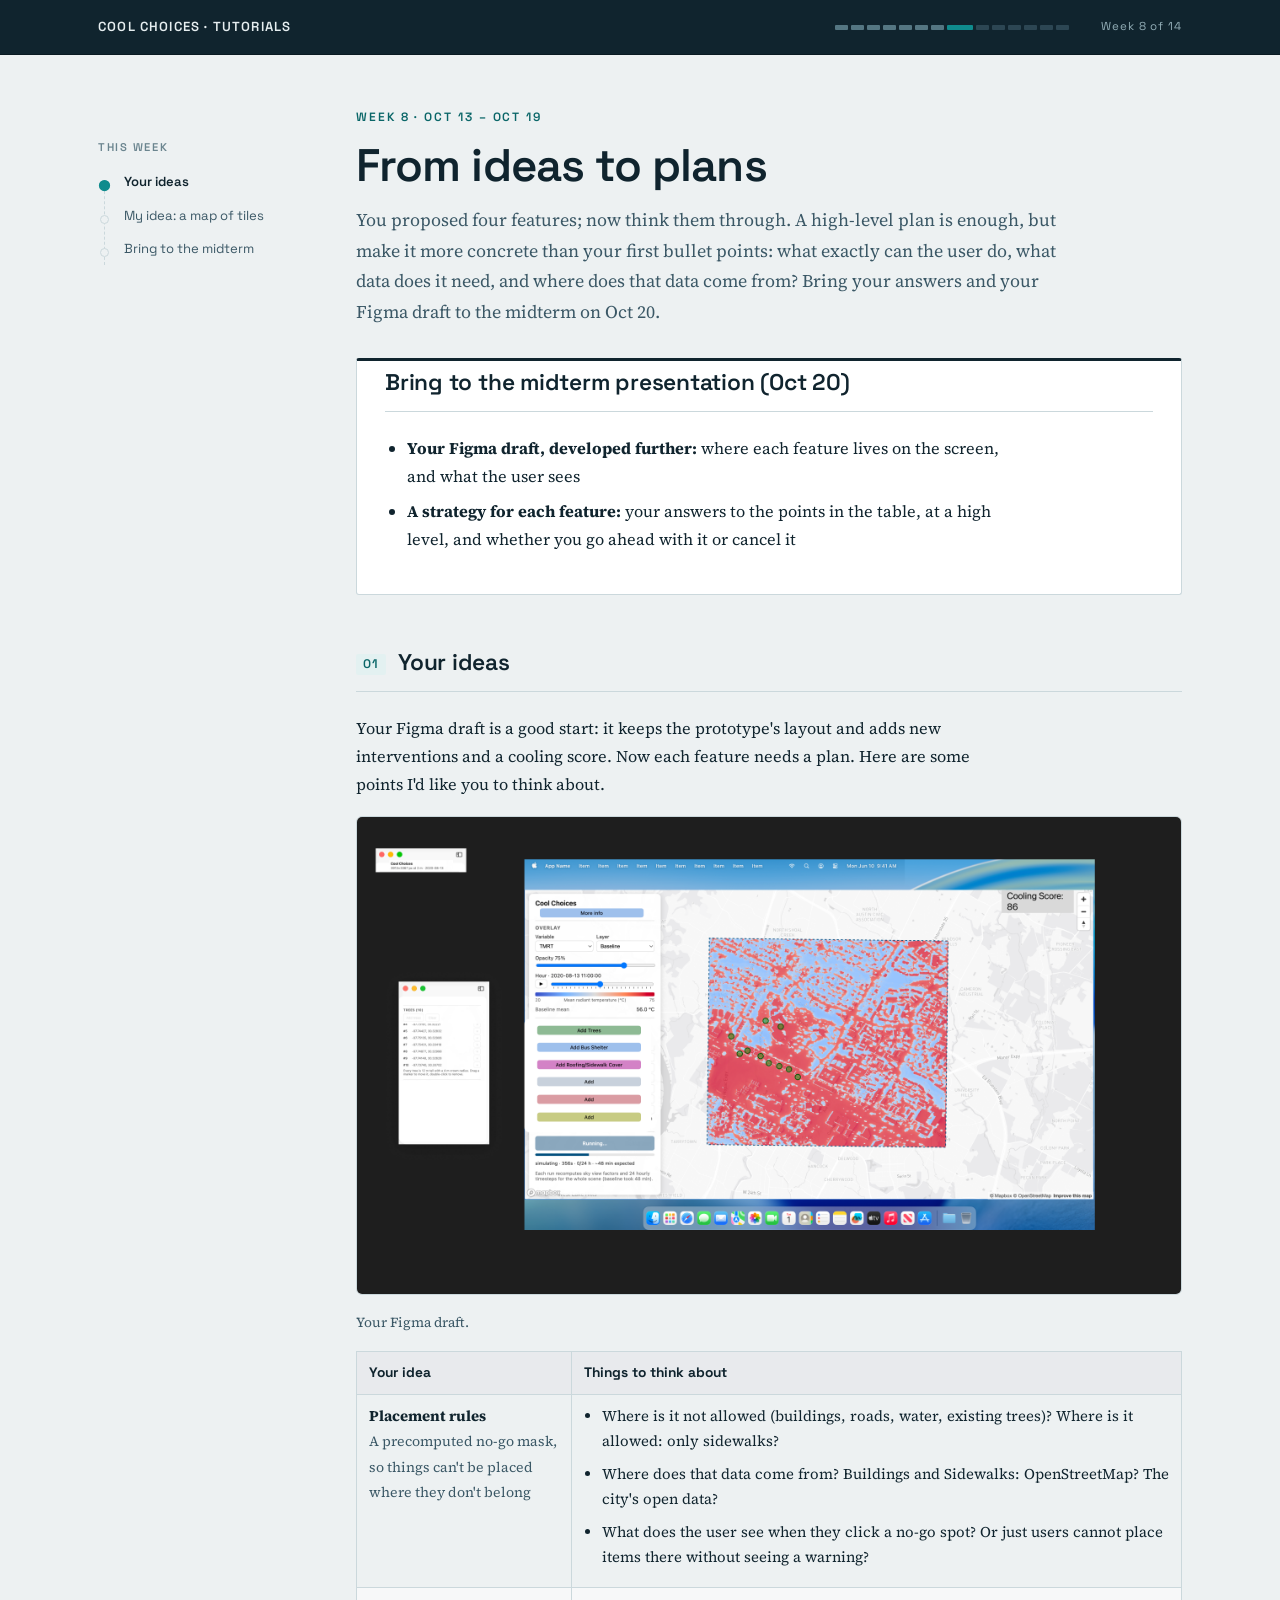
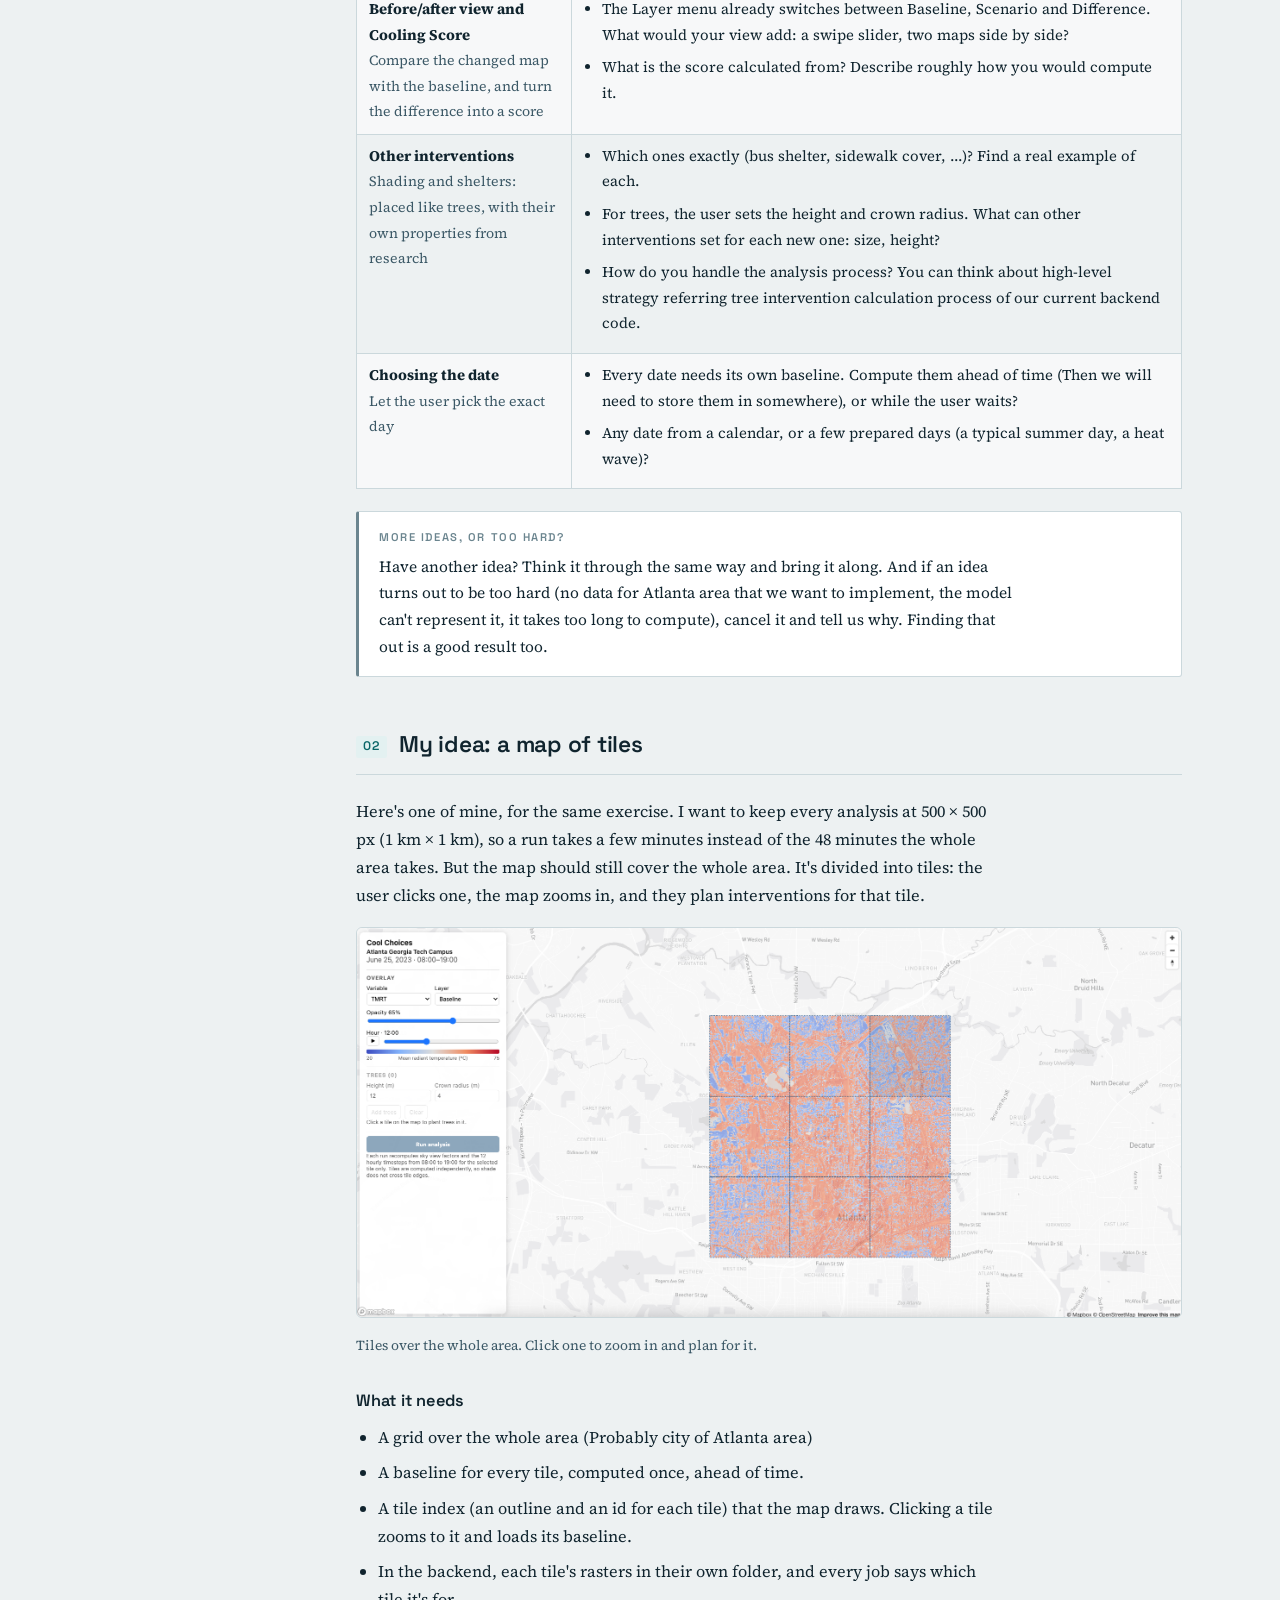
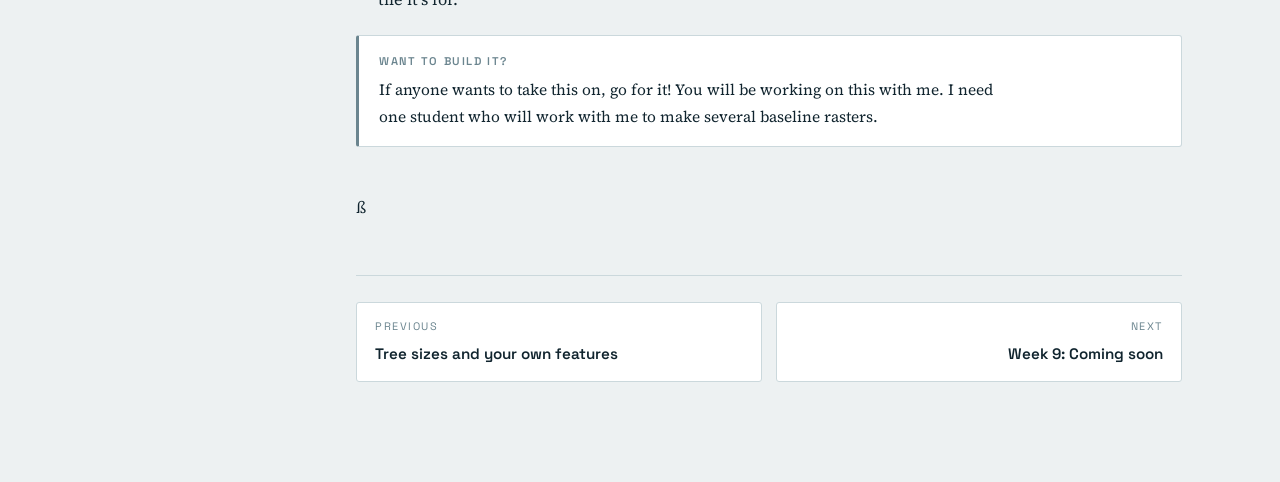
<file: week08.html>
<!DOCTYPE html>
<html lang="en">
<head>
<meta charset="utf-8">
<meta name="viewport" content="width=device-width,initial-scale=1">
<title>Week 8 - Midterm Presentation: From ideas to plans</title>
<link rel="preconnect" href="https://fonts.googleapis.com">
<link rel="preconnect" href="https://fonts.gstatic.com" crossorigin>
<link href="https://fonts.googleapis.com/css2?family=Space+Grotesk:wght@400;500;600;700&family=Source+Serif+4:opsz,wght@8..60,400;8..60,600;8..60,700&family=JetBrains+Mono:wght@400;500&display=swap" rel="stylesheet">
<link rel="stylesheet" href="assets/style.css">
</head>
<body>

<header class="topbar">
  <div class="topbar-inner">
    <a class="brand" href="index.html">Cool Choices · Tutorials</a>
    <div class="ticks">
      <span class="tick done"></span><span class="tick done"></span><span class="tick done"></span><span class="tick done"></span>
      <span class="tick done"></span><span class="tick done"></span><span class="tick done"></span><span class="tick now"></span>
      <span class="tick"></span><span class="tick"></span><span class="tick"></span><span class="tick"></span>
      <span class="tick"></span><span class="tick"></span>
    </div>
    <span class="ticks-label">Week 8 of 14</span>
  </div>
</header>

<div class="shell">
<div class="layout">

  <nav class="spine" aria-label="On this page">
    <p class="spine-title">This week</p>
    <ol>
      <li><a href="#ideas">Your ideas</a></li>
      <li><a href="#tiles">My idea: a map of tiles</a></li>
      <li><a href="#bring">Bring to the midterm</a></li>
    </ol>
  </nav>

  <main class="content">

    <div class="page-head">
      <p class="eyebrow">Week 8 · Oct 13 – Oct 19</p>
      <h1>From ideas to plans</h1>
      <p class="dek">You proposed four features; now think them through. A high-level plan is enough, but make it more concrete than your first bullet points: what exactly can the user do, what data does it need, and where does that data come from? Bring your answers and your Figma draft to the midterm on Oct 20.</p>
    </div>

    <section id="bring" class="submit">
      <h2>Bring to the midterm presentation (Oct 20)</h2>
      <hr class="h2-rule">
      <ul>
        <li><strong>Your Figma draft, developed further:</strong> where each feature lives on the screen, and what the user sees</li>
        <li><strong>A strategy for each feature:</strong> your answers to the points in the table, at a high level, and whether you go ahead with it or cancel it</li>
      </ul>
    </section>

    <!-- ============================================ -->
    <section id="ideas">
      <h2><span class="n">01</span> Your ideas</h2>
      <hr class="h2-rule">
      <p>Your Figma draft is a good start: it keeps the prototype's layout and adds new interventions and a cooling score. Now each feature needs a plan. Here are some points I'd like you to think about.</p>

      <figure style="margin:18px 0 8px">
        <img src="assets/img/week08-figma-draft.png" alt="The team's Figma draft over a screenshot of the prototype: the panel has a More info button, Add Trees, Add Bus Shelter and Add Roofing/Sidewalk Cover buttons and three empty Add buttons, and a Cooling Score of 86 is shown in the top right corner of the map" style="width:100%;border:1px solid #CBD8DC;border-radius:6px">
        <figcaption style="font-size:0.86rem;color:#3B5866;margin-top:8px">Your Figma draft.</figcaption>
      </figure>

      <table style="width:100%;border-collapse:collapse;font-size:0.93rem;margin:16px 0 22px">
        <tr style="background:#E8EAED">
          <th style="text-align:left;padding:9px 12px;border:1px solid #CBD8DC;font-family:var(--font-display);font-size:0.86rem;width:26%">Your idea</th>
          <th style="text-align:left;padding:9px 12px;border:1px solid #CBD8DC;font-family:var(--font-display);font-size:0.86rem">Things to think about</th>
        </tr>
        <tr>
          <td style="padding:9px 12px;border:1px solid #CBD8DC;vertical-align:top"><strong>Placement rules</strong><br><span style="font-size:0.88rem;color:#3B5866">A precomputed no-go mask, so things can't be placed where they don't belong</span></td>
          <td style="padding:9px 12px;border:1px solid #CBD8DC;vertical-align:top">
            <ul style="margin:0;padding-left:18px">
              <li>Where is it not allowed (buildings, roads, water, existing trees)? Where is it allowed: only sidewalks?</li>
              <li>Where does that data come from? Buildings and Sidewalks: OpenStreetMap? The city's open data?</li>
              <li>What does the user see when they click a no-go spot? Or just users cannot place items there without seeing a warning?</li>
            </ul>
          </td>
        </tr>
        <tr style="background:#F7F8F9">
          <td style="padding:9px 12px;border:1px solid #CBD8DC;vertical-align:top"><strong>Before/after view and Cooling Score</strong><br><span style="font-size:0.88rem;color:#3B5866">Compare the changed map with the baseline, and turn the difference into a score</span></td>
          <td style="padding:9px 12px;border:1px solid #CBD8DC;vertical-align:top">
            <ul style="margin:0;padding-left:18px">
              <li>The Layer menu already switches between Baseline, Scenario and Difference. What would your view add: a swipe slider, two maps side by side?</li>
              <li>What is the score calculated from? Describe roughly how you would compute it.</li>
            </ul>
          </td>
        </tr>
        <tr>
          <td style="padding:9px 12px;border:1px solid #CBD8DC;vertical-align:top"><strong>Other interventions</strong><br><span style="font-size:0.88rem;color:#3B5866">Shading and shelters: placed like trees, with their own properties from research</span></td>
          <td style="padding:9px 12px;border:1px solid #CBD8DC;vertical-align:top">
            <ul style="margin:0;padding-left:18px">
              <li>Which ones exactly (bus shelter, sidewalk cover, ...)? Find a real example of each.</li>
              <li>For trees, the user sets the height and crown radius. What can other interventions set for each new one: size, height?</li>
              <li>How do you handle the analysis process? You can think about high-level strategy referring tree intervention calculation process of our current backend code.</li>
            </ul>
          </td>
        </tr>
        <tr style="background:#F7F8F9">
          <td style="padding:9px 12px;border:1px solid #CBD8DC;vertical-align:top"><strong>Choosing the date</strong><br><span style="font-size:0.88rem;color:#3B5866">Let the user pick the exact day</span></td>
          <td style="padding:9px 12px;border:1px solid #CBD8DC;vertical-align:top">
            <ul style="margin:0;padding-left:18px">
              <li>Every date needs its own baseline. Compute them ahead of time (Then we will need to store them in somewhere), or while the user waits?</li>
              <li>Any date from a calendar, or a few prepared days (a typical summer day, a heat wave)?</li>
            </ul>
          </td>
        </tr>
      </table>

      <div class="note">
        <span class="lbl">More ideas, or too hard?</span>
        <p>Have another idea? Think it through the same way and bring it along. And if an idea turns out to be too hard (no data for Atlanta area that we want to implement, the model can't represent it, it takes too long to compute), cancel it and tell us why. Finding that out is a good result too.</p>
      </div>
    </section>

    <!-- ============================================ -->
    <section id="tiles">
      <h2><span class="n">02</span> My idea: a map of tiles</h2>
      <hr class="h2-rule">
      <p>Here's one of mine, for the same exercise. I want to keep every analysis at 500 × 500 px (1 km × 1 km), so a run takes a few minutes instead of the 48 minutes the whole area takes. But the map should still cover the whole area. It's divided into tiles: the user clicks one, the map zooms in, and they plan interventions for that tile.</p>

      <figure style="margin:18px 0 8px">
        <img src="assets/img/week08-tiles.png" alt="The whole area divided into tiles on the map, with one tile selected and zoomed in" style="width:100%;border:1px solid #CBD8DC;border-radius:6px">
        </img>
        <figcaption style="font-size:0.86rem;color:#3B5866;margin-top:8px">Tiles over the whole area. Click one to zoom in and plan for it.</figcaption>
      </figure>

      <h3>What it needs</h3>
      <ul>
        <li>A grid over the whole area (Probably city of Atlanta area)</li>
        <li>A baseline for every tile, computed once, ahead of time.</li>
        <li>A tile index (an outline and an id for each tile) that the map draws. Clicking a tile zooms to it and loads its baseline.</li>
        <li>In the backend, each tile's rasters in their own folder, and every job says which tile it's for.</li>
      </ul>

      <div class="note">
        <span class="lbl">Want to build it?</span>
        <p>If anyone wants to take this on, go for it! You will be working on this with me. I need one student who will work with me to make several baseline rasters. </p>
      </div>
    </section>ß

    <nav class="weeknav">
      <a href="week07.html"><span class="dir">Previous</span><span class="ttl">Tree sizes and your own features</span></a>
      <a class="next" href="index.html"><span class="dir">Next</span><span class="ttl">Week 9: Coming soon</span></a>
    </nav>

  </main>
</div>
</div>

<script src="assets/app.js"></script>
</body>
</html>
</file>
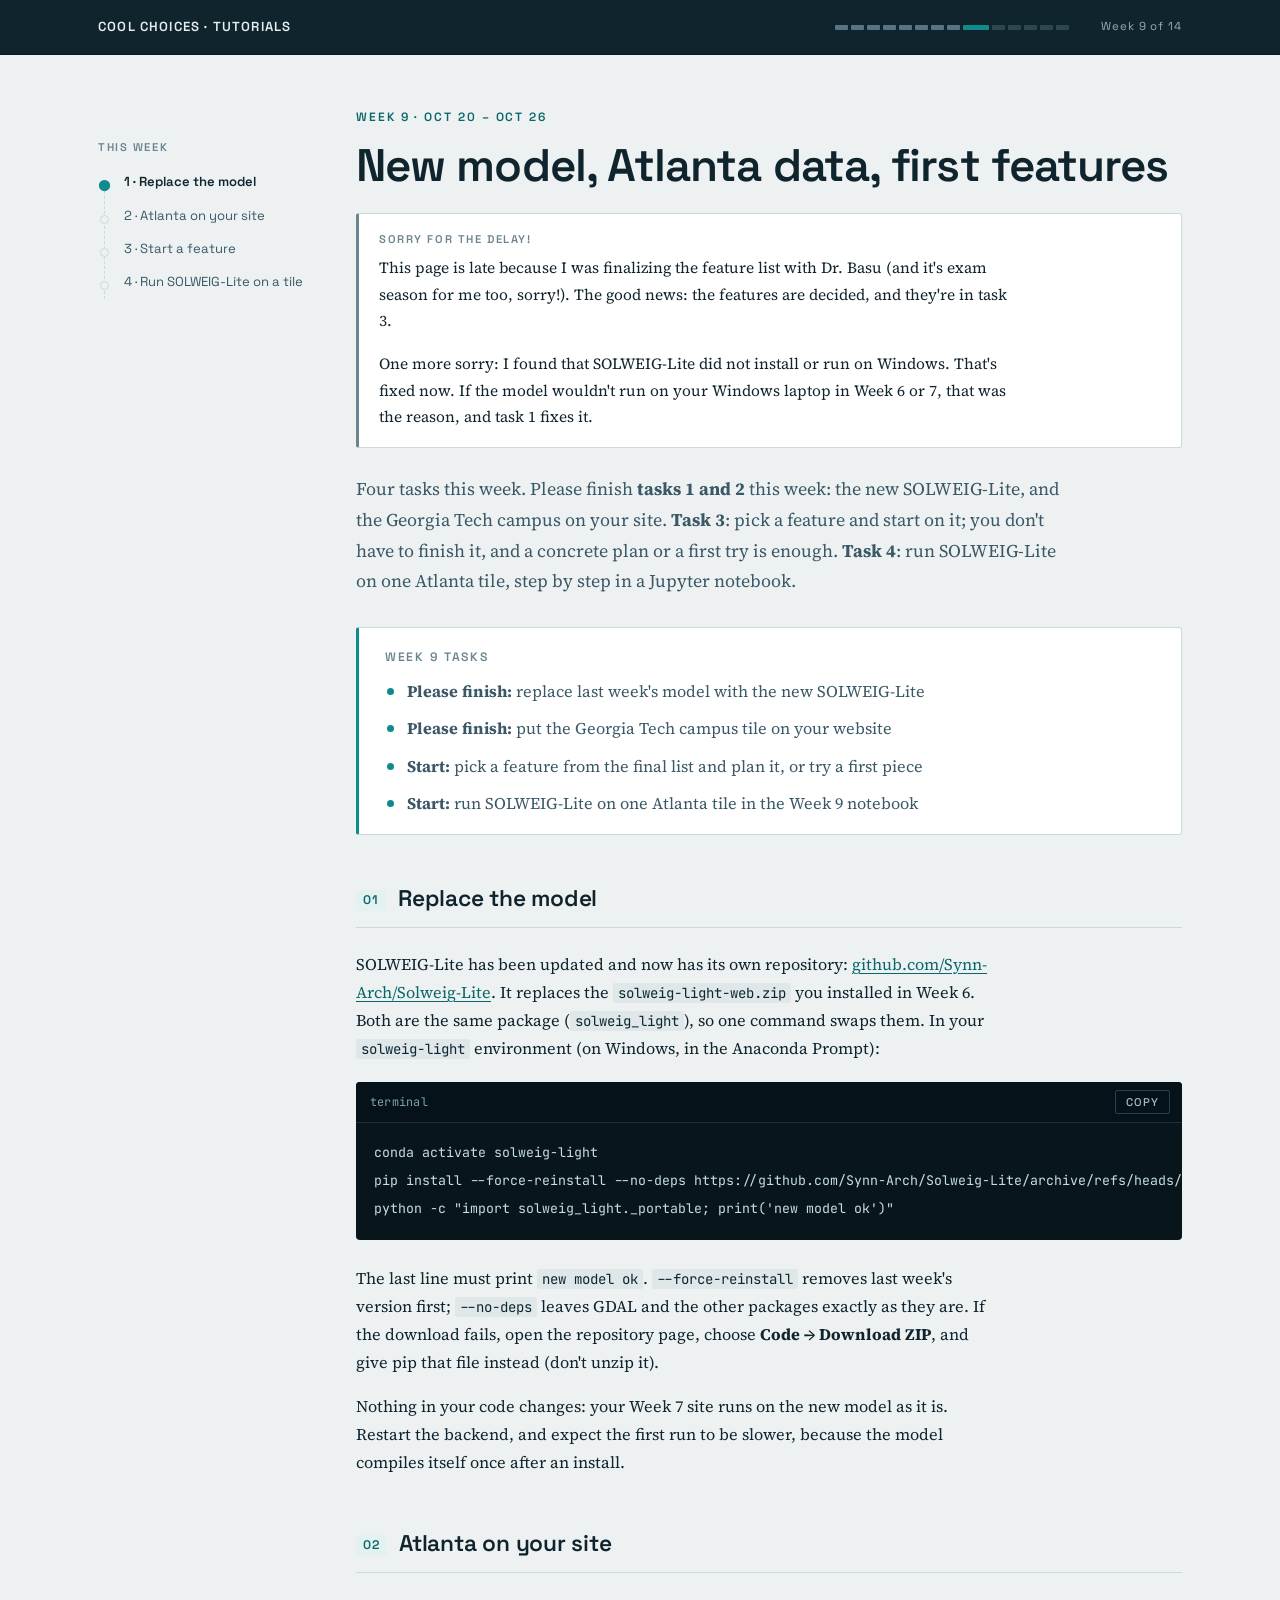
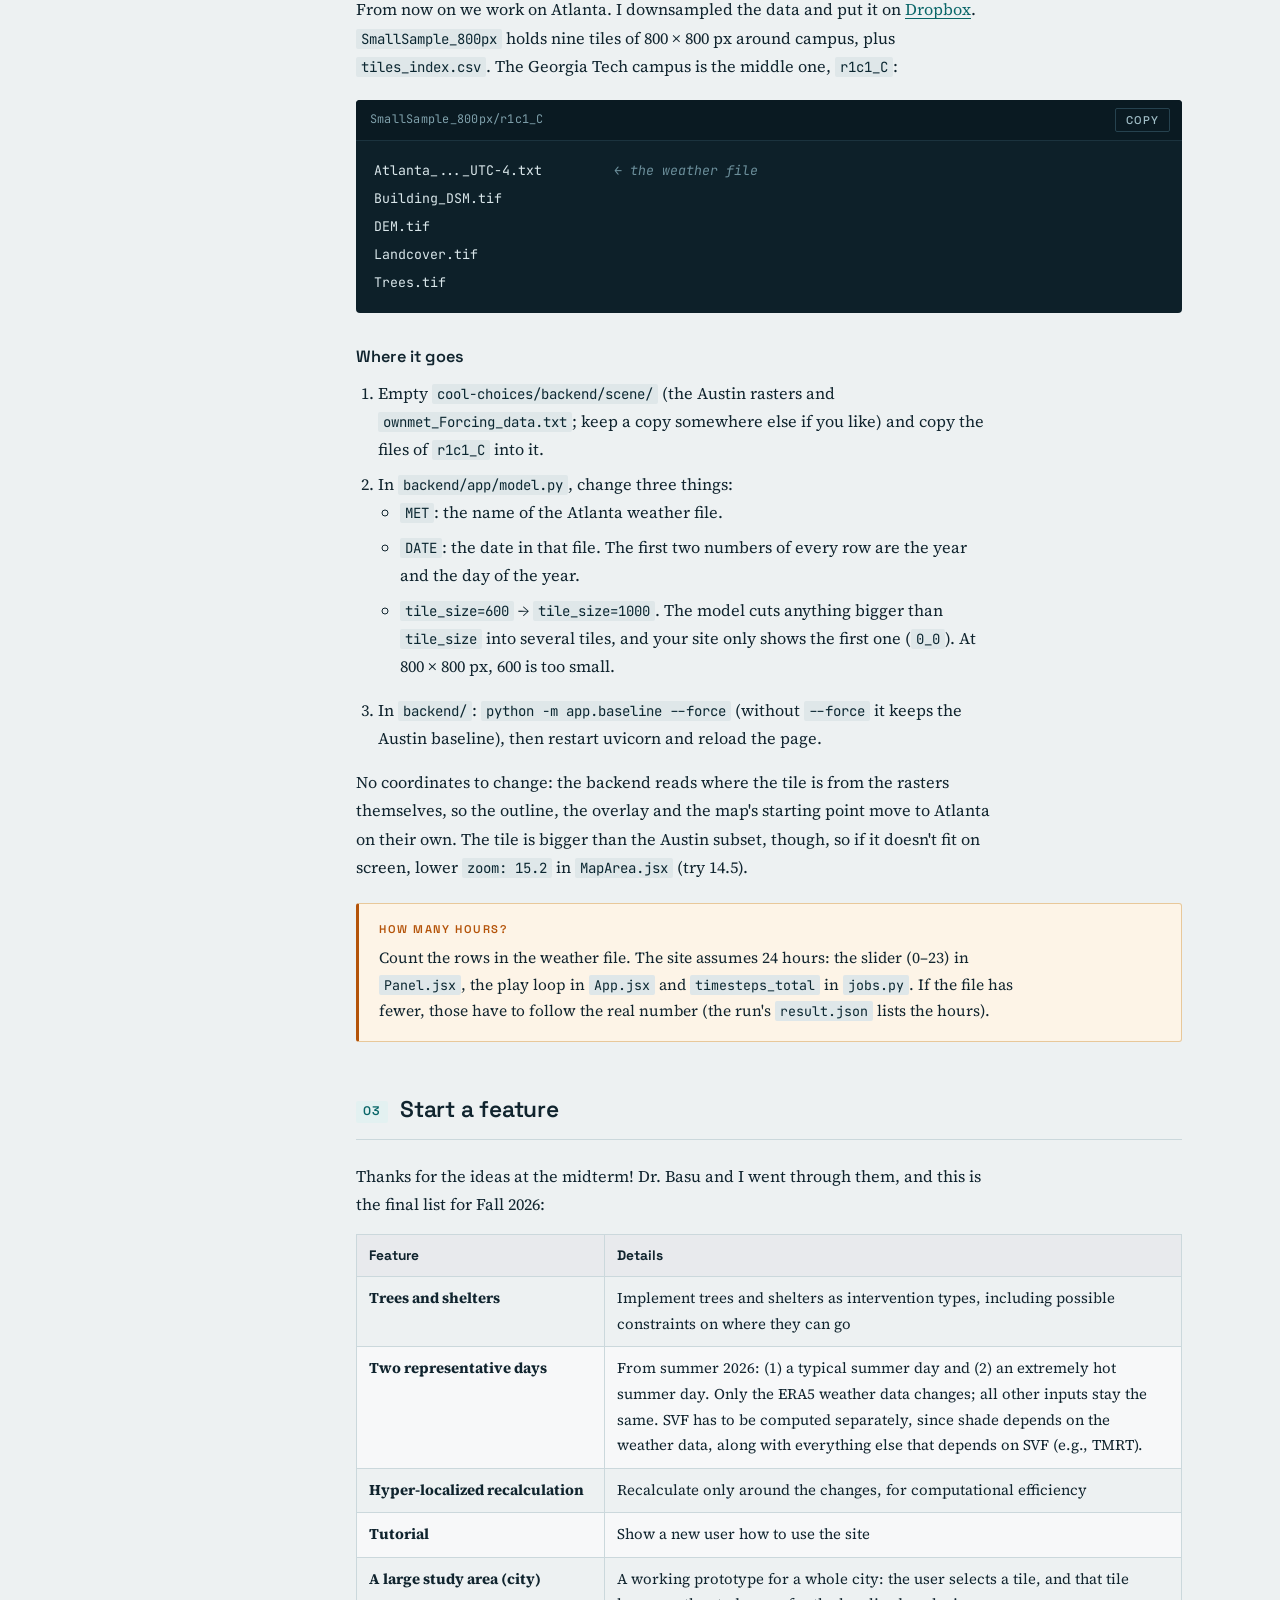
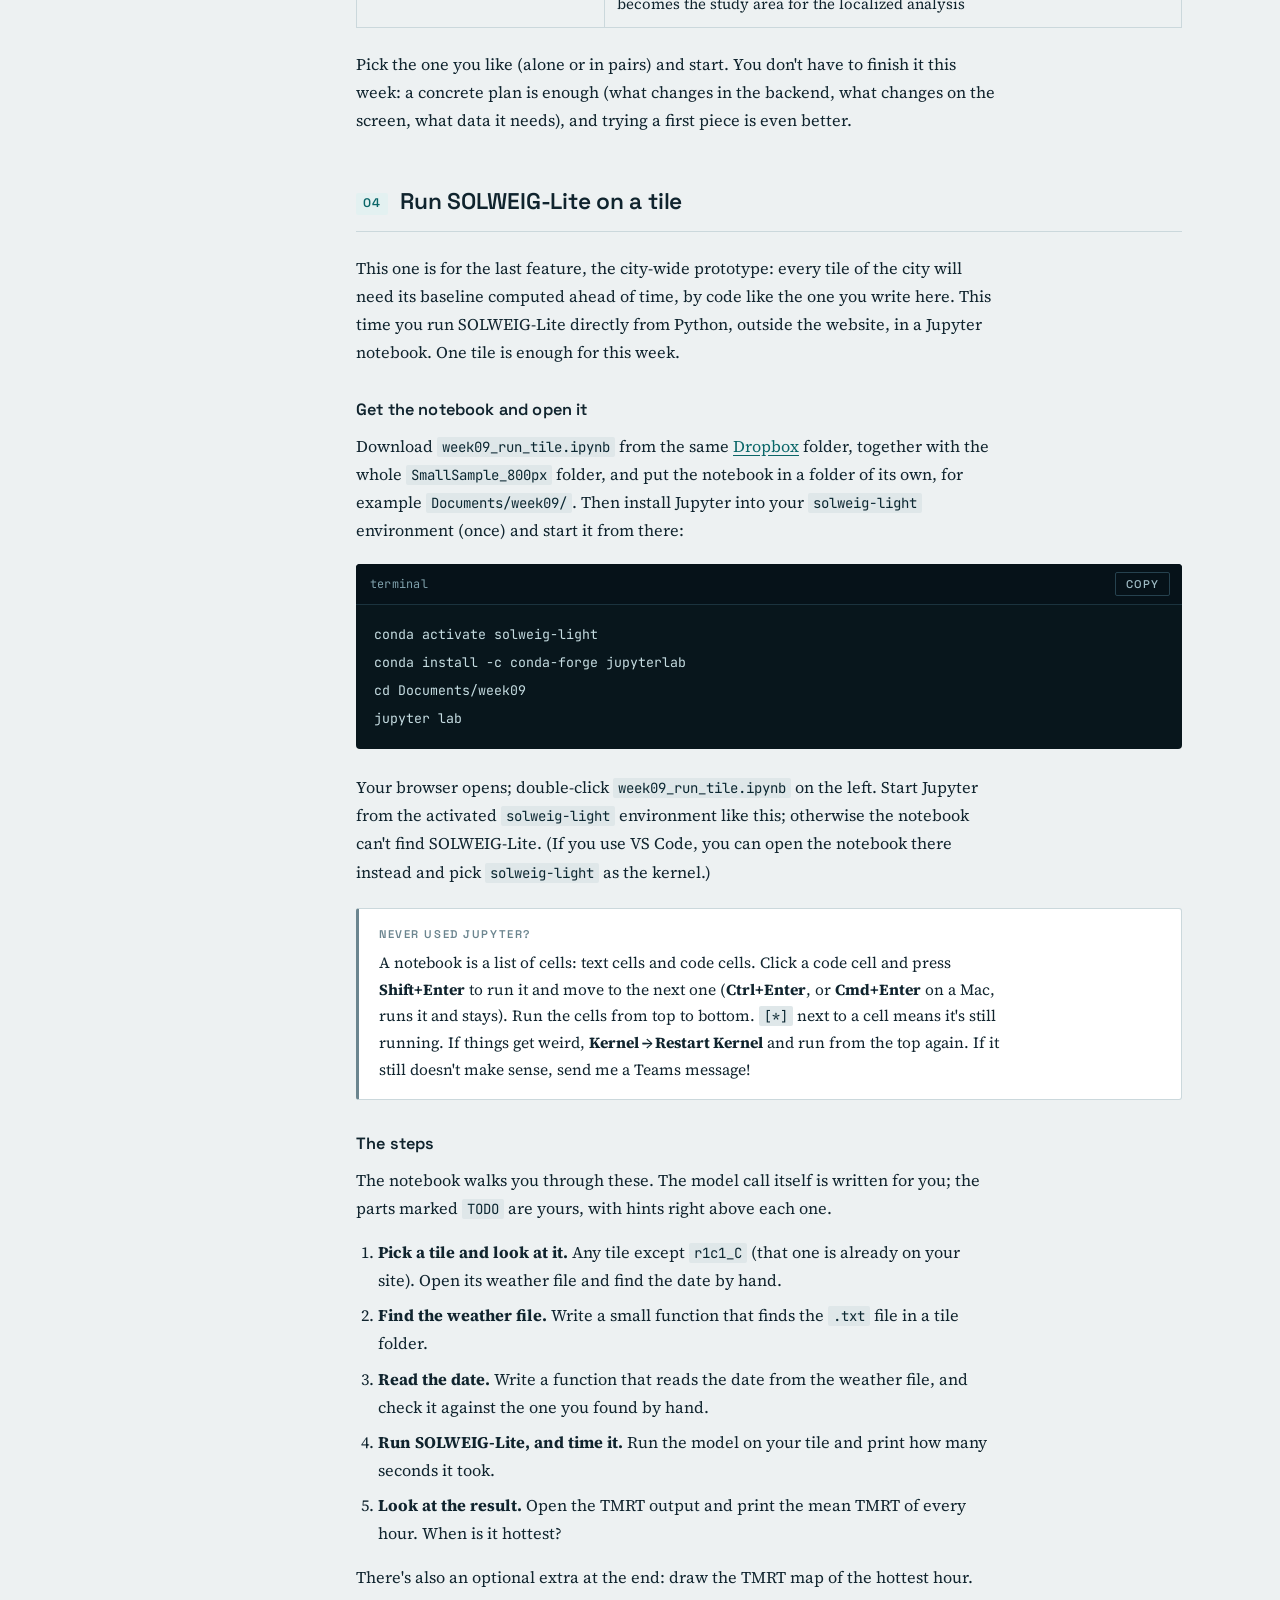
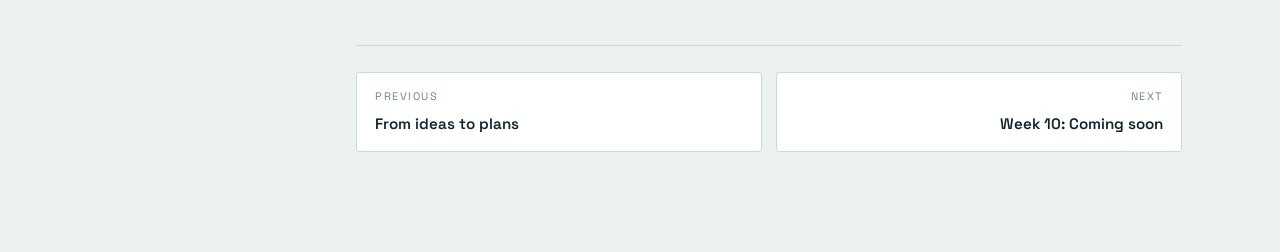
<file: week09.html>
<!DOCTYPE html>
<html lang="en">
<head>
<meta charset="utf-8">
<meta name="viewport" content="width=device-width,initial-scale=1">
<title>Week 9 — New model, Atlanta data, first features</title>
<link rel="preconnect" href="https://fonts.googleapis.com">
<link rel="preconnect" href="https://fonts.gstatic.com" crossorigin>
<link href="https://fonts.googleapis.com/css2?family=Space+Grotesk:wght@400;500;600;700&family=Source+Serif+4:opsz,wght@8..60,400;8..60,600;8..60,700&family=JetBrains+Mono:wght@400;500&display=swap" rel="stylesheet">
<link rel="stylesheet" href="assets/style.css">
</head>
<body>

<header class="topbar">
  <div class="topbar-inner">
    <a class="brand" href="index.html">Cool Choices · Tutorials</a>
    <div class="ticks">
      <span class="tick done"></span><span class="tick done"></span><span class="tick done"></span><span class="tick done"></span>
      <span class="tick done"></span><span class="tick done"></span><span class="tick done"></span><span class="tick done"></span>
      <span class="tick now"></span><span class="tick"></span><span class="tick"></span><span class="tick"></span>
      <span class="tick"></span><span class="tick"></span>
    </div>
    <span class="ticks-label">Week 9 of 14</span>
  </div>
</header>

<div class="shell">
<div class="layout">

  <nav class="spine" aria-label="On this page">
    <p class="spine-title">This week</p>
    <ol>
      <li><a href="#model">1 · Replace the model</a></li>
      <li><a href="#atlanta">2 · Atlanta on your site</a></li>
      <li><a href="#features">3 · Start a feature</a></li>
      <li><a href="#tiles">4 · Run SOLWEIG-Lite on a tile</a></li>
    </ol>
  </nav>

  <main class="content">

    <div class="page-head">
      <p class="eyebrow">Week 9 · Oct 20 – Oct 26</p>
      <h1>New model, Atlanta data, first features</h1>
      <div class="note">
        <span class="lbl">Sorry for the delay!</span>
        <p>This page is late because I was finalizing the feature list with Dr. Basu (and it's exam season for me too, sorry!). The good news: the features are decided, and they're in task 3.</p>
        <p>One more sorry: I found that SOLWEIG-Lite did not install or run on Windows. That's fixed now. If the model wouldn't run on your Windows laptop in Week 6 or 7, that was the reason, and task 1 fixes it.</p>
      </div>
      <p class="dek">Four tasks this week. Please finish <strong>tasks 1 and 2</strong> this week: the new SOLWEIG-Lite, and the Georgia Tech campus on your site. <strong>Task 3</strong>: pick a feature and start on it; you don't have to finish it, and a concrete plan or a first try is enough. <strong>Task 4</strong>: run SOLWEIG-Lite on one Atlanta tile, step by step in a Jupyter notebook.</p>
    </div>

    <div class="goals">
      <h2>Week 9 Tasks</h2>
      <ul>
        <li><strong>Please finish:</strong> replace last week's model with the new SOLWEIG-Lite</li>
        <li><strong>Please finish:</strong> put the Georgia Tech campus tile on your website</li>
        <li><strong>Start:</strong> pick a feature from the final list and plan it, or try a first piece</li>
        <li><strong>Start:</strong> run SOLWEIG-Lite on one Atlanta tile in the Week 9 notebook</li>
      </ul>
    </div>

    <!-- ============================================ -->
    <section id="model">
      <h2><span class="n">01</span> Replace the model</h2>
      <hr class="h2-rule">
      <p>SOLWEIG-Lite has been updated and now has its own repository: <a href="https://github.com/Synn-Arch/Solweig-Lite" target="_blank" rel="noopener">github.com/Synn-Arch/Solweig-Lite</a>. It replaces the <code>solweig-light-web.zip</code> you installed in Week 6. Both are the same package (<code>solweig_light</code>), so one command swaps them. In your <code>solweig-light</code> environment (on Windows, in the Anaconda Prompt):</p>

      <figure class="code term" data-file="terminal">
<pre><code>conda activate solweig-light
pip install --force-reinstall --no-deps https://github.com/Synn-Arch/Solweig-Lite/archive/refs/heads/master.zip
python -c "import solweig_light._portable; print('new model ok')"</code></pre>
      </figure>

      <p>The last line must print <code>new model ok</code>. <code>--force-reinstall</code> removes last week's version first; <code>--no-deps</code> leaves GDAL and the other packages exactly as they are. If the download fails, open the repository page, choose <strong>Code → Download ZIP</strong>, and give pip that file instead (don't unzip it).</p>
      <p>Nothing in your code changes: your Week 7 site runs on the new model as it is. Restart the backend, and expect the first run to be slower, because the model compiles itself once after an install.</p>
    </section>

    <!-- ============================================ -->
    <section id="atlanta">
      <h2><span class="n">02</span> Atlanta on your site</h2>
      <hr class="h2-rule">
      <p>From now on we work on Atlanta. I downsampled the data and put it on <a href="https://www.dropbox.com/scl/fo/pu9v9p3laoqrmkuqvmos0/AH_zxvy59U7BusWsrPG6fgI?rlkey=gy4eyqqbzrqmjculp4zqrl1vl&amp;st=q90veciz&amp;dl=0" target="_blank" rel="noopener">Dropbox</a>. <code>SmallSample_800px</code> holds nine tiles of 800 × 800 px around campus, plus <code>tiles_index.csv</code>. The Georgia Tech campus is the middle one, <code>r1c1_C</code>:</p>

      <figure class="code" data-file="SmallSample_800px/r1c1_C">
<pre><code>Atlanta_..._UTC-4.txt         <span class="cm">← the weather file</span>
Building_DSM.tif
DEM.tif
Landcover.tif
Trees.tif</code></pre>
      </figure>

      <h3>Where it goes</h3>
      <ol>
        <li>Empty <code>cool-choices/backend/scene/</code> (the Austin rasters and <code>ownmet_Forcing_data.txt</code>; keep a copy somewhere else if you like) and copy the files of <code>r1c1_C</code> into it.</li>
        <li>In <code>backend/app/model.py</code>, change three things:
          <ul>
            <li><code>MET</code>: the name of the Atlanta weather file.</li>
            <li><code>DATE</code>: the date in that file. The first two numbers of every row are the year and the day of the year.</li>
            <li><code>tile_size=600</code> → <code>tile_size=1000</code>. The model cuts anything bigger than <code>tile_size</code> into several tiles, and your site only shows the first one (<code>0_0</code>). At 800 × 800 px, 600 is too small.</li>
          </ul>
        </li>
        <li>In <code>backend/</code>: <code>python -m app.baseline --force</code> (without <code>--force</code> it keeps the Austin baseline), then restart uvicorn and reload the page.</li>
      </ol>
      <p>No coordinates to change: the backend reads where the tile is from the rasters themselves, so the outline, the overlay and the map's starting point move to Atlanta on their own. The tile is bigger than the Austin subset, though, so if it doesn't fit on screen, lower <code>zoom: 15.2</code> in <code>MapArea.jsx</code> (try 14.5).</p>

      <div class="warn">
        <span class="lbl">How many hours?</span>
        <p>Count the rows in the weather file. The site assumes 24 hours: the slider (0–23) in <code>Panel.jsx</code>, the play loop in <code>App.jsx</code> and <code>timesteps_total</code> in <code>jobs.py</code>. If the file has fewer, those have to follow the real number (the run's <code>result.json</code> lists the hours).</p>
      </div>
    </section>

    <!-- ============================================ -->
    <section id="features">
      <h2><span class="n">03</span> Start a feature</h2>
      <hr class="h2-rule">
      <p>Thanks for the ideas at the midterm! Dr. Basu and I went through them, and this is the final list for Fall 2026:</p>

      <table style="width:100%;border-collapse:collapse;font-size:0.93rem;margin:16px 0 22px">
        <tr style="background:#E8EAED">
          <th style="text-align:left;padding:9px 12px;border:1px solid #CBD8DC;font-family:var(--font-display);font-size:0.86rem;width:30%">Feature</th>
          <th style="text-align:left;padding:9px 12px;border:1px solid #CBD8DC;font-family:var(--font-display);font-size:0.86rem">Details</th>
        </tr>
        <tr>
          <td style="padding:9px 12px;border:1px solid #CBD8DC;vertical-align:top"><strong>Trees and shelters</strong></td>
          <td style="padding:9px 12px;border:1px solid #CBD8DC;vertical-align:top">Implement trees and shelters as intervention types, including possible constraints on where they can go</td>
        </tr>
        <tr style="background:#F7F8F9">
          <td style="padding:9px 12px;border:1px solid #CBD8DC;vertical-align:top"><strong>Two representative days</strong></td>
          <td style="padding:9px 12px;border:1px solid #CBD8DC;vertical-align:top">From summer 2026: (1) a typical summer day and (2) an extremely hot summer day. Only the ERA5 weather data changes; all other inputs stay the same. SVF has to be computed separately, since shade depends on the weather data, along with everything else that depends on SVF (e.g., TMRT).</td>
        </tr>
        <tr>
          <td style="padding:9px 12px;border:1px solid #CBD8DC;vertical-align:top"><strong>Hyper-localized recalculation</strong></td>
          <td style="padding:9px 12px;border:1px solid #CBD8DC;vertical-align:top">Recalculate only around the changes, for computational efficiency</td>
        </tr>
        <tr style="background:#F7F8F9">
          <td style="padding:9px 12px;border:1px solid #CBD8DC;vertical-align:top"><strong>Tutorial</strong></td>
          <td style="padding:9px 12px;border:1px solid #CBD8DC;vertical-align:top">Show a new user how to use the site</td>
        </tr>
        <tr>
          <td style="padding:9px 12px;border:1px solid #CBD8DC;vertical-align:top"><strong>A large study area (city)</strong></td>
          <td style="padding:9px 12px;border:1px solid #CBD8DC;vertical-align:top">A working prototype for a whole city: the user selects a tile, and that tile becomes the study area for the localized analysis</td>
        </tr>
      </table>

      <p>Pick the one you like (alone or in pairs) and start. You don't have to finish it this week: a concrete plan is enough (what changes in the backend, what changes on the screen, what data it needs), and trying a first piece is even better.</p>
    </section>

    <!-- ============================================ -->
    <section id="tiles">
      <h2><span class="n">04</span> Run SOLWEIG-Lite on a tile</h2>
      <hr class="h2-rule">
      <p>This one is for the last feature, the city-wide prototype: every tile of the city will need its baseline computed ahead of time, by code like the one you write here. This time you run SOLWEIG-Lite directly from Python, outside the website, in a Jupyter notebook. One tile is enough for this week.</p>

      <h3>Get the notebook and open it</h3>
      <p>Download <code>week09_run_tile.ipynb</code> from the same <a href="https://www.dropbox.com/scl/fo/pu9v9p3laoqrmkuqvmos0/AH_zxvy59U7BusWsrPG6fgI?rlkey=gy4eyqqbzrqmjculp4zqrl1vl&amp;st=q90veciz&amp;dl=0" target="_blank" rel="noopener">Dropbox</a> folder, together with the whole <code>SmallSample_800px</code> folder, and put the notebook in a folder of its own, for example <code>Documents/week09/</code>. Then install Jupyter into your <code>solweig-light</code> environment (once) and start it from there:</p>

      <figure class="code term" data-file="terminal">
<pre><code>conda activate solweig-light
conda install -c conda-forge jupyterlab
cd Documents/week09
jupyter lab</code></pre>
      </figure>

      <p>Your browser opens; double-click <code>week09_run_tile.ipynb</code> on the left. Start Jupyter from the activated <code>solweig-light</code> environment like this; otherwise the notebook can't find SOLWEIG-Lite. (If you use VS Code, you can open the notebook there instead and pick <code>solweig-light</code> as the kernel.)</p>

      <div class="note">
        <span class="lbl">Never used Jupyter?</span>
        <p>A notebook is a list of cells: text cells and code cells. Click a code cell and press <strong>Shift+Enter</strong> to run it and move to the next one (<strong>Ctrl+Enter</strong>, or <strong>Cmd+Enter</strong> on a Mac, runs it and stays). Run the cells from top to bottom. <code>[*]</code> next to a cell means it's still running. If things get weird, <strong>Kernel → Restart Kernel</strong> and run from the top again. If it still doesn't make sense, send me a Teams message!</p>
      </div>

      <h3>The steps</h3>
      <p>The notebook walks you through these. The model call itself is written for you; the parts marked <code>TODO</code> are yours, with hints right above each one.</p>
      <ol>
        <li><strong>Pick a tile and look at it.</strong> Any tile except <code>r1c1_C</code> (that one is already on your site). Open its weather file and find the date by hand.</li>
        <li><strong>Find the weather file.</strong> Write a small function that finds the <code>.txt</code> file in a tile folder.</li>
        <li><strong>Read the date.</strong> Write a function that reads the date from the weather file, and check it against the one you found by hand.</li>
        <li><strong>Run SOLWEIG-Lite, and time it.</strong> Run the model on your tile and print how many seconds it took.</li>
        <li><strong>Look at the result.</strong> Open the TMRT output and print the mean TMRT of every hour. When is it hottest?</li>
      </ol>
      <p>There's also an optional extra at the end: draw the TMRT map of the hottest hour.</p>
    </section>

    <nav class="weeknav">
      <a href="week08.html"><span class="dir">Previous</span><span class="ttl">From ideas to plans</span></a>
      <a class="next" href="index.html"><span class="dir">Next</span><span class="ttl">Week 10: Coming soon</span></a>
    </nav>

  </main>
</div>
</div>

<script src="assets/app.js"></script>
</body>
</html>
</file>
<file: assets/style.css>
/* =========================================================
   Spatial App — course tutorials
   Shared stylesheet
   ========================================================= */

:root {
  --ink:        #10242E;
  --ink-2:      #3B5866;
  --ink-3:      #6B858F;
  --paper:      #EDF1F2;
  --surface:    #FFFFFF;
  --rule:       #CBD8DC;
  --rule-soft:  #E1E9EB;
  --accent:     #0F8B8D;
  --accent-deep:#0A6668;
  --accent-wash:#E3F1F1;
  --amber:      #B45309;
  --amber-wash: #FDF4E7;
  --amber-rule: #E8C89A;
  --code-bg:    #0D2029;
  --code-fg:    #D9E6EA;
  --code-dim:   #7FA0AB;

  --shell: 1140px;
  --spine: 210px;

  --font-display: "Space Grotesk", "Segoe UI", sans-serif;
  --font-body: "Source Serif 4", Georgia, serif;
  --font-mono: "JetBrains Mono", "SFMono-Regular", Consolas, monospace;
}

*, *::before, *::after { box-sizing: border-box; }

html { scroll-behavior: smooth; scroll-padding-top: 90px; }
@media (prefers-reduced-motion: reduce) {
  html { scroll-behavior: auto; }
  * { animation-duration: 0.01ms !important; transition-duration: 0.01ms !important; }
}

body {
  margin: 0;
  background: var(--paper);
  color: var(--ink);
  font-family: var(--font-body);
  font-size: 1.02rem;
  line-height: 1.72;
  -webkit-font-smoothing: antialiased;
}

/* ---------- top bar ---------------------------------- */

.topbar {
  position: sticky;
  top: 0;
  z-index: 40;
  background: var(--ink);
  color: #E6EEF0;
  border-bottom: 1px solid #0A1A22;
}
.topbar-inner {
  max-width: var(--shell);
  margin: 0 auto;
  padding: 0 28px;
  height: 54px;
  display: flex;
  align-items: center;
  gap: 22px;
}
.brand {
  font-family: var(--font-display);
  font-weight: 600;
  font-size: 0.82rem;
  letter-spacing: 0.09em;
  text-transform: uppercase;
  color: #E6EEF0;
  text-decoration: none;
  white-space: nowrap;
}
.brand:hover { color: #fff; }

.ticks { display: flex; gap: 3px; margin-left: auto; align-items: center; }
.ticks .tick {
  width: 13px; height: 5px;
  background: #2C4653;
  border-radius: 1px;
}
.ticks .tick.done { background: #547682; }
.ticks .tick.now  { background: var(--accent); width: 26px; }
.ticks-label {
  font-family: var(--font-display);
  font-size: 0.72rem;
  letter-spacing: 0.08em;
  color: #93AEB7;
  margin-left: 10px;
  white-space: nowrap;
}
@media (max-width: 720px) { .ticks { display: none; } }

/* ---------- page frame ------------------------------- */

.shell {
  max-width: var(--shell);
  margin: 0 auto;
  padding: 0 28px 100px;
}

.layout {
  display: grid;
  grid-template-columns: var(--spine) minmax(0, 1fr);
  gap: 48px;
  align-items: start;
}
@media (max-width: 940px) {
  .layout { grid-template-columns: minmax(0, 1fr); gap: 0; }
}

/* ---------- header ----------------------------------- */

.page-head { padding: 52px 0 30px; }
.eyebrow {
  font-family: var(--font-display);
  font-size: 0.75rem;
  font-weight: 600;
  letter-spacing: 0.16em;
  text-transform: uppercase;
  color: var(--accent-deep);
  margin: 0 0 12px;
}
h1 {
  font-family: var(--font-display);
  font-weight: 600;
  font-size: clamp(1.72rem, 5.4vw, 2.85rem);
  line-height: 1.12;
  letter-spacing: -0.02em;
  margin: 0 0 14px;
}
.dek {
  font-size: 1.12rem;
  color: var(--ink-2);
  max-width: 80ch;
  margin: 0;
}
.meta {
  display: flex;
  flex-wrap: wrap;
  gap: 8px 10px;
  margin-top: 22px;
  padding-top: 20px;
  border-top: 1px solid var(--rule);
}
.chip {
  font-family: var(--font-display);
  font-size: 0.74rem;
  letter-spacing: 0.05em;
  text-transform: uppercase;
  color: var(--ink-2);
  background: var(--surface);
  border: 1px solid var(--rule);
  border-radius: 2px;
  padding: 5px 10px;
}
.chip.hot {
  color: #fff;
  background: var(--accent-deep);
  border-color: var(--accent-deep);
}

/* ---------- waypoint spine --------------------------- */

.spine {
  position: sticky;
  top: 86px;
  padding-top: 52px;
}
@media (max-width: 940px) { .spine { display: none; } }

.spine-title {
  font-family: var(--font-display);
  font-size: 0.7rem;
  font-weight: 600;
  letter-spacing: 0.14em;
  text-transform: uppercase;
  color: var(--ink-3);
  margin: 0 0 16px;
}
.spine ol { list-style: none; margin: 0; padding: 0; position: relative; }
.spine ol::before {
  content: "";
  position: absolute;
  left: 6px; top: 8px; bottom: 8px;
  border-left: 1px dashed var(--rule);
}
.spine li { position: relative; padding: 0 0 15px 26px; }
.spine li::before {
  content: "";
  position: absolute;
  left: 2px; top: 8px;
  width: 9px; height: 9px;
  border-radius: 50%;
  background: var(--paper);
  border: 1.5px solid var(--rule);
  transition: background 0.18s, border-color 0.18s, transform 0.18s;
}
.spine a {
  font-family: var(--font-display);
  font-size: 0.82rem;
  line-height: 1.4;
  color: var(--ink-2);
  text-decoration: none;
  display: block;
}
.spine a:hover { color: var(--accent-deep); }
.spine li.active::before {
  background: var(--accent);
  border-color: var(--accent);
  transform: scale(1.25);
}
.spine li.active a { color: var(--ink); font-weight: 600; }

/* ---------- sections --------------------------------- */

.content { min-width: 0; }
.content > section { padding-top: 8px; margin-bottom: 46px; }

h2 {
  font-family: var(--font-display);
  font-weight: 600;
  font-size: 1.42rem;
  letter-spacing: -0.01em;
  line-height: 1.25;
  margin: 0 0 4px;
  display: flex;
  align-items: baseline;
  gap: 12px;
}
h2 .n {
  font-size: 0.78rem;
  font-weight: 600;
  letter-spacing: 0.08em;
  color: var(--accent-deep);
  background: var(--accent-wash);
  border-radius: 2px;
  padding: 3px 7px;
  flex: none;
  transform: translateY(-2px);
}
.h2-rule { border: 0; border-top: 1px solid var(--rule); margin: 14px 0 22px; }

h3 {
  font-family: var(--font-display);
  font-weight: 600;
  font-size: 1.02rem;
  letter-spacing: 0.01em;
  margin: 30px 0 8px;
}

p { margin: 0 0 16px; max-width: 80ch; }
.content ul, .content ol { max-width: 80ch; padding-left: 22px; margin: 0 0 16px; }
.content li { margin-bottom: 7px; }

a { color: var(--accent-deep); text-underline-offset: 3px; }
a:hover { color: var(--ink); }

strong { font-weight: 700; }

code {
  font-family: var(--font-mono);
  font-size: 0.86em;
  background: #DFE7E9;
  color: #0B2731;
  padding: 1px 5px;
  border-radius: 2px;
  overflow-wrap: anywhere;
}

p, li, h1, h2, h3, .dek, .ttl, summary { overflow-wrap: break-word; }

/* ---------- goals card ------------------------------- */

.goals {
  background: var(--surface);
  border: 1px solid var(--rule);
  border-left: 3px solid var(--accent);
  border-radius: 3px;
  padding: 22px 26px 8px;
  margin-bottom: 42px;
}
.goals h2 { font-size: 0.76rem; letter-spacing: 0.14em; text-transform: uppercase; color: var(--ink-3); margin-bottom: 12px; }
.goals ul { list-style: none; padding: 0; margin: 0; }
.goals li {
  position: relative;
  padding-left: 22px;
  margin-bottom: 9px;
  color: var(--ink-2);
}
.goals li::before {
  content: "";
  position: absolute;
  left: 2px; top: 11px;
  width: 7px; height: 7px;
  background: var(--accent);
  border-radius: 50%;
}

/* ---------- code blocks ------------------------------ */

figure.code {
  margin: 20px 0 24px;
  min-width: 0;
  max-width: 100%;
  background: var(--code-bg);
  border-radius: 4px;
  overflow: hidden;
}
figure.code .bar {
  display: flex;
  align-items: center;
  gap: 12px;
  padding: 8px 12px 8px 14px;
  background: #0A1A22;
  border-bottom: 1px solid #1B333E;
}
figure.code .file {
  font-family: var(--font-mono);
  font-size: 0.74rem;
  color: var(--code-dim);
  letter-spacing: 0.02em;
}
figure.code .copy {
  margin-left: auto;
  font-family: var(--font-display);
  font-size: 0.7rem;
  font-weight: 500;
  letter-spacing: 0.08em;
  text-transform: uppercase;
  color: #9FBCC5;
  background: transparent;
  border: 1px solid #26424F;
  border-radius: 2px;
  padding: 4px 10px;
  cursor: pointer;
  transition: color 0.15s, border-color 0.15s, background 0.15s;
}
figure.code .copy:hover { color: #fff; border-color: #3E6675; background: #14293380; }
figure.code .copy.ok { color: #6FD3C8; border-color: #2E6A63; }
figure.code pre {
  margin: 0;
  padding: 16px 18px;
  overflow-x: auto;
}
figure.code code {
  background: none;
  overflow-wrap: normal;
  color: var(--code-fg);
  padding: 0;
  font-size: 0.83rem;
  line-height: 1.52;
  white-space: pre;
}
figure.code .cm { color: #6C8F9B; font-style: italic; }
figure.code .todo { color: #F0B45E; font-style: italic; }

/* terminal variant */
figure.code.term { background: #08161C; }
figure.code.term .bar { background: #061219; }
figure.code.term code { color: #C6DDE2; }
figure.code.term .pr { color: #4FA8A0; }

/* ---------- callouts --------------------------------- */

.note, .warn {
  border-radius: 3px;
  padding: 16px 20px;
  margin: 22px 0 26px;
  font-size: 0.97rem;
}
.note p:last-child, .warn p:last-child { margin-bottom: 0; }
.note {
  background: var(--surface);
  border: 1px solid var(--rule);
  border-left: 3px solid var(--ink-3);
}
.warn {
  background: var(--amber-wash);
  border: 1px solid var(--amber-rule);
  border-left: 3px solid var(--amber);
}
.note .lbl, .warn .lbl {
  display: block;
  font-family: var(--font-display);
  font-size: 0.7rem;
  font-weight: 600;
  letter-spacing: 0.14em;
  text-transform: uppercase;
  margin-bottom: 6px;
}
.note .lbl { color: var(--ink-3); }
.warn .lbl { color: var(--amber); }

/* ---------- OS tabs ---------------------------------- */

.tabs { margin: 20px 0 26px; }
.tabs-bar { display: flex; gap: 4px; border-bottom: 1px solid var(--rule); }
.tabs-bar button {
  font-family: var(--font-display);
  font-size: 0.82rem;
  font-weight: 500;
  color: var(--ink-2);
  background: none;
  border: 0;
  border-bottom: 2px solid transparent;
  padding: 8px 14px;
  cursor: pointer;
  margin-bottom: -1px;
}
.tabs-bar button:hover { color: var(--ink); }
.tabs-bar button[aria-selected="true"] {
  color: var(--accent-deep);
  border-bottom-color: var(--accent);
  font-weight: 600;
}
.tabs-panel { padding-top: 18px; }
.tabs-panel[hidden] { display: none; }

/* ---------- troubleshooting -------------------------- */

.trouble { margin: 26px 0 0; }
.trouble details {
  background: var(--surface);
  border: 1px solid var(--rule);
  border-radius: 3px;
  margin-bottom: 8px;
}
.trouble summary {
  cursor: pointer;
  padding: 12px 16px;
  font-family: var(--font-display);
  font-size: 0.9rem;
  font-weight: 500;
  color: var(--ink);
  list-style: none;
  display: flex;
  gap: 10px;
  align-items: baseline;
}
.trouble summary::-webkit-details-marker { display: none; }
.trouble summary::before {
  content: "+";
  font-family: var(--font-mono);
  color: var(--accent);
  font-weight: 700;
  flex: none;
}
.trouble details[open] summary::before { content: "\2013"; }
.trouble .body { padding: 0 16px 4px 38px; font-size: 0.96rem; }

/* ---------- checklist -------------------------------- */

.submit {
  background: var(--surface);
  border: 1px solid var(--rule);
  border-top: 3px solid var(--ink);
  border-radius: 3px;
  padding: 24px 28px;
}
.submit h2 { margin-bottom: 6px; }
.check { list-style: none; padding: 0; margin: 16px 0 0; max-width: none; }
.check li { margin-bottom: 12px; }
.check label {
  display: flex;
  gap: 12px;
  align-items: flex-start;
  cursor: pointer;
  font-size: 0.98rem;
}
.check input {
  appearance: none;
  flex: none;
  width: 17px; height: 17px;
  margin-top: 5px;
  border: 1.5px solid var(--ink-3);
  border-radius: 2px;
  background: var(--surface);
  cursor: pointer;
  position: relative;
}
.check input:checked { background: var(--accent); border-color: var(--accent); }
.check input:checked::after {
  content: "";
  position: absolute;
  left: 5px; top: 1px;
  width: 4px; height: 9px;
  border: solid #fff;
  border-width: 0 2px 2px 0;
  transform: rotate(42deg);
}
.check input:focus-visible { outline: 2px solid var(--accent-deep); outline-offset: 2px; }
.check li.done label { color: var(--ink-3); text-decoration: line-through; }

/* ---------- week nav --------------------------------- */

.weeknav {
  display: flex;
  gap: 14px;
  margin-top: 54px;
  padding-top: 26px;
  border-top: 1px solid var(--rule);
}
.weeknav a {
  flex: 1;
  text-decoration: none;
  background: var(--surface);
  border: 1px solid var(--rule);
  border-radius: 3px;
  padding: 14px 18px;
  transition: border-color 0.15s, transform 0.15s;
}
.weeknav a:hover { border-color: var(--accent); transform: translateY(-1px); }
.weeknav .dir {
  display: block;
  font-family: var(--font-display);
  font-size: 0.68rem;
  letter-spacing: 0.14em;
  text-transform: uppercase;
  color: var(--ink-3);
  margin-bottom: 3px;
}
.weeknav .ttl { font-family: var(--font-display); font-size: 0.95rem; font-weight: 600; color: var(--ink); }
.weeknav a.next { text-align: right; }

/* ---------- index page ------------------------------- */

.hero { padding: 74px 0 46px; }
.hero h1 { font-size: clamp(2.3rem, 5.6vw, 3.6rem); max-width: 20ch; }
.hero .dek { font-size: 1.18rem; max-width: 56ch; }

.pipeline {
  display: grid;
  grid-template-columns: repeat(auto-fit, minmax(160px, 1fr));
  gap: 12px;
  margin: 38px 0 8px;
}
.stage {
  background: var(--surface);
  border: 1px solid var(--rule);
  border-radius: 3px;
  padding: 16px 18px;
  position: relative;
}
.stage .k {
  font-family: var(--font-display);
  font-size: 0.68rem;
  letter-spacing: 0.14em;
  text-transform: uppercase;
  color: var(--accent-deep);
  display: block;
  margin-bottom: 5px;
}
.stage .v { font-size: 0.93rem; color: var(--ink-2); }

.weeks { list-style: none; padding: 0; margin: 26px 0 0; max-width: none; }
.weeks li { margin: 0; }
.weeks a, .weeks .locked {
  display: grid;
  grid-template-columns: 62px minmax(0, 1fr) auto;
  gap: 20px;
  align-items: baseline;
  padding: 17px 20px;
  border-bottom: 1px solid var(--rule);
  text-decoration: none;
  color: inherit;
}
.weeks a:hover { background: var(--surface); }
.weeks .wk {
  font-family: var(--font-display);
  font-size: 0.78rem;
  font-weight: 600;
  letter-spacing: 0.08em;
  color: var(--accent-deep);
}
.weeks .ttl { font-family: var(--font-display); font-weight: 600; font-size: 1rem; }
.weeks .sub { display: block; font-family: var(--font-body); font-weight: 400; font-size: 0.92rem; color: var(--ink-2); margin-top: 2px; }
.weeks .tag {
  font-family: var(--font-display);
  font-size: 0.68rem;
  letter-spacing: 0.1em;
  text-transform: uppercase;
  color: var(--ink-3);
  white-space: nowrap;
}
.weeks .tag.ms { color: var(--amber); }
.weeks .locked { opacity: 0.42; }
.weeks .locked .wk { color: var(--ink-3); }

.foot {
  margin-top: 64px;
  padding-top: 24px;
  border-top: 1px solid var(--rule);
  font-size: 0.88rem;
  color: var(--ink-3);
}

/* ---------- small screens ---------------------------- */

@media (max-width: 560px) {
  .shell { padding: 0 18px 72px; }
  .topbar-inner { padding: 0 18px; }
  body { font-size: 0.98rem; }
  .page-head { padding: 34px 0 22px; }
  .hero { padding: 46px 0 32px; }
  .hero h1 { font-size: clamp(1.9rem, 8vw, 2.6rem); }
  .goals { padding: 18px 20px 6px; }
  .submit { padding: 20px 20px; }
  .note, .warn { padding: 14px 16px; }
  figure.code pre { padding: 14px 14px; }
  figure.code code { font-size: 0.78rem; }
  .weeknav { flex-direction: column; }
  .weeknav a.next { text-align: left; }
  .weeks a, .weeks .locked {
    grid-template-columns: 44px minmax(0, 1fr);
    row-gap: 4px;
    padding: 15px 4px;
  }
  .weeks .tag { grid-column: 2; }
  .trouble .body { padding-left: 20px; }
}
</file>
